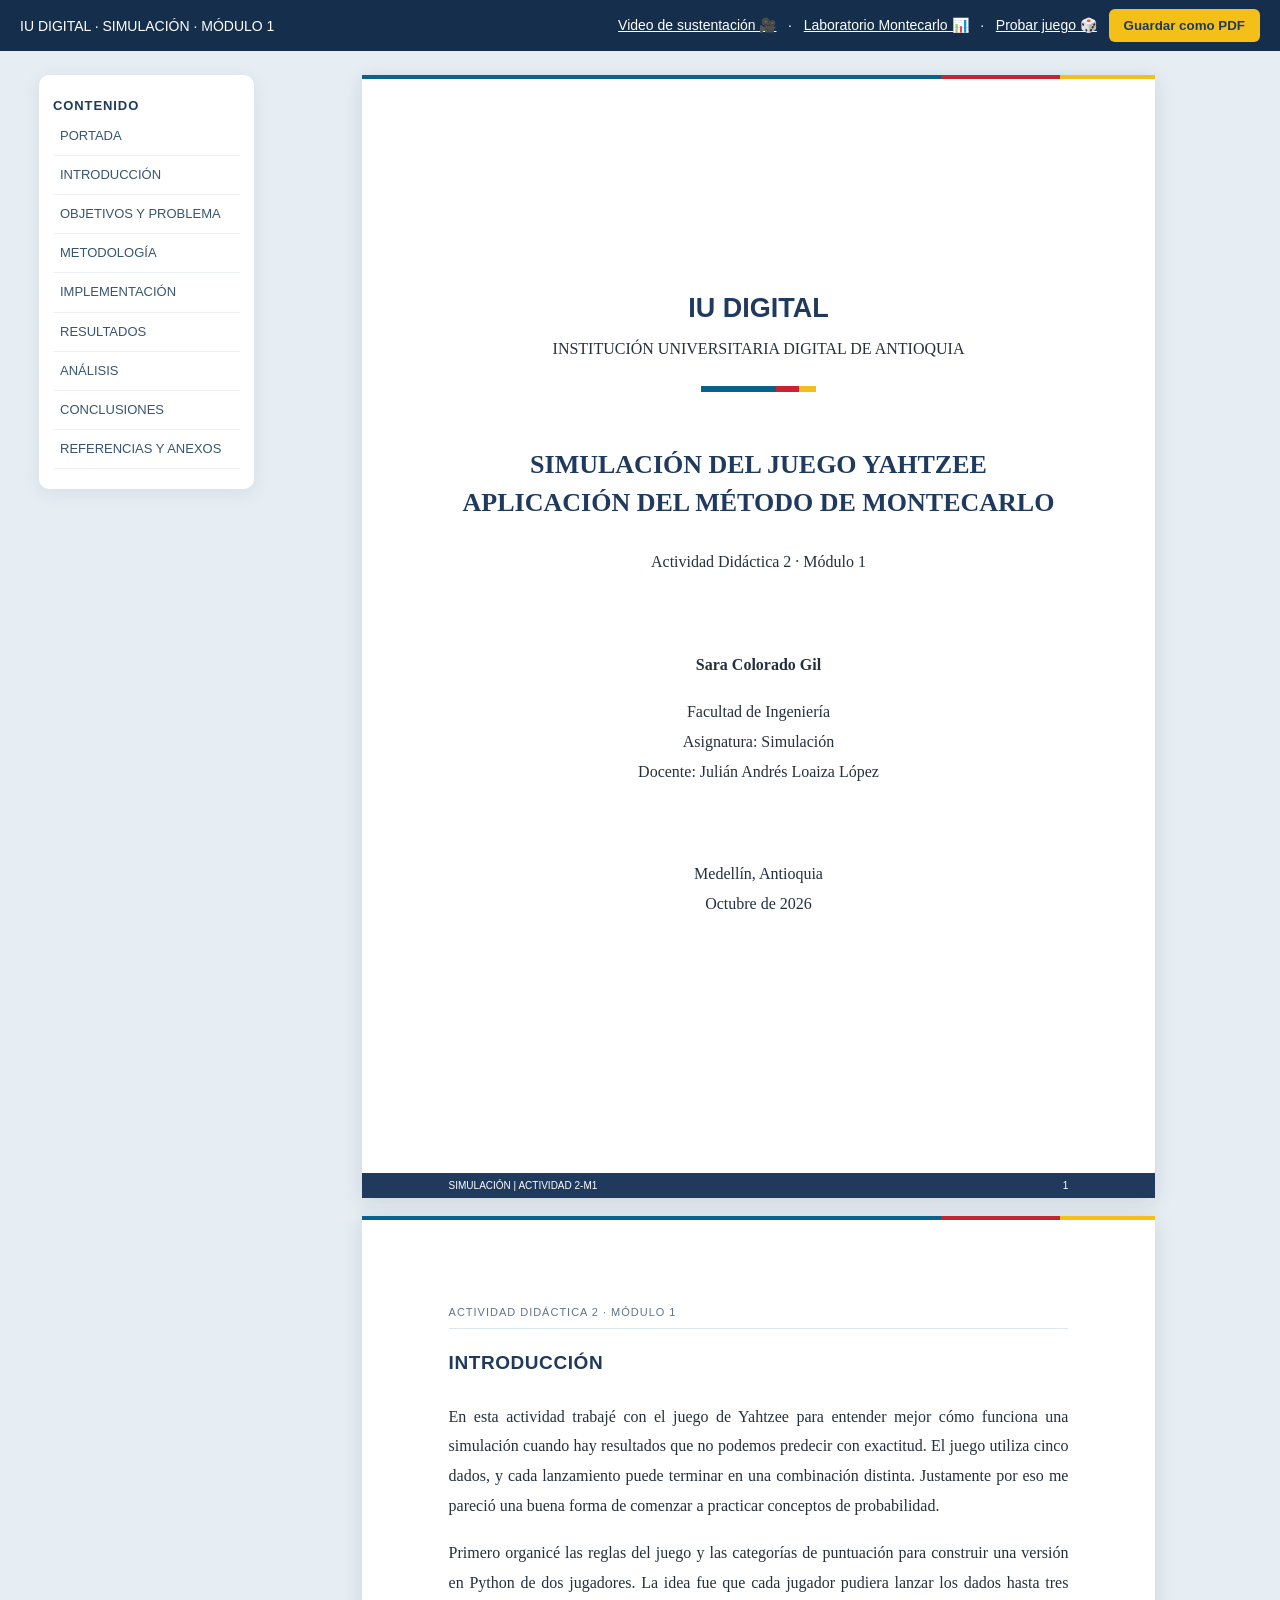
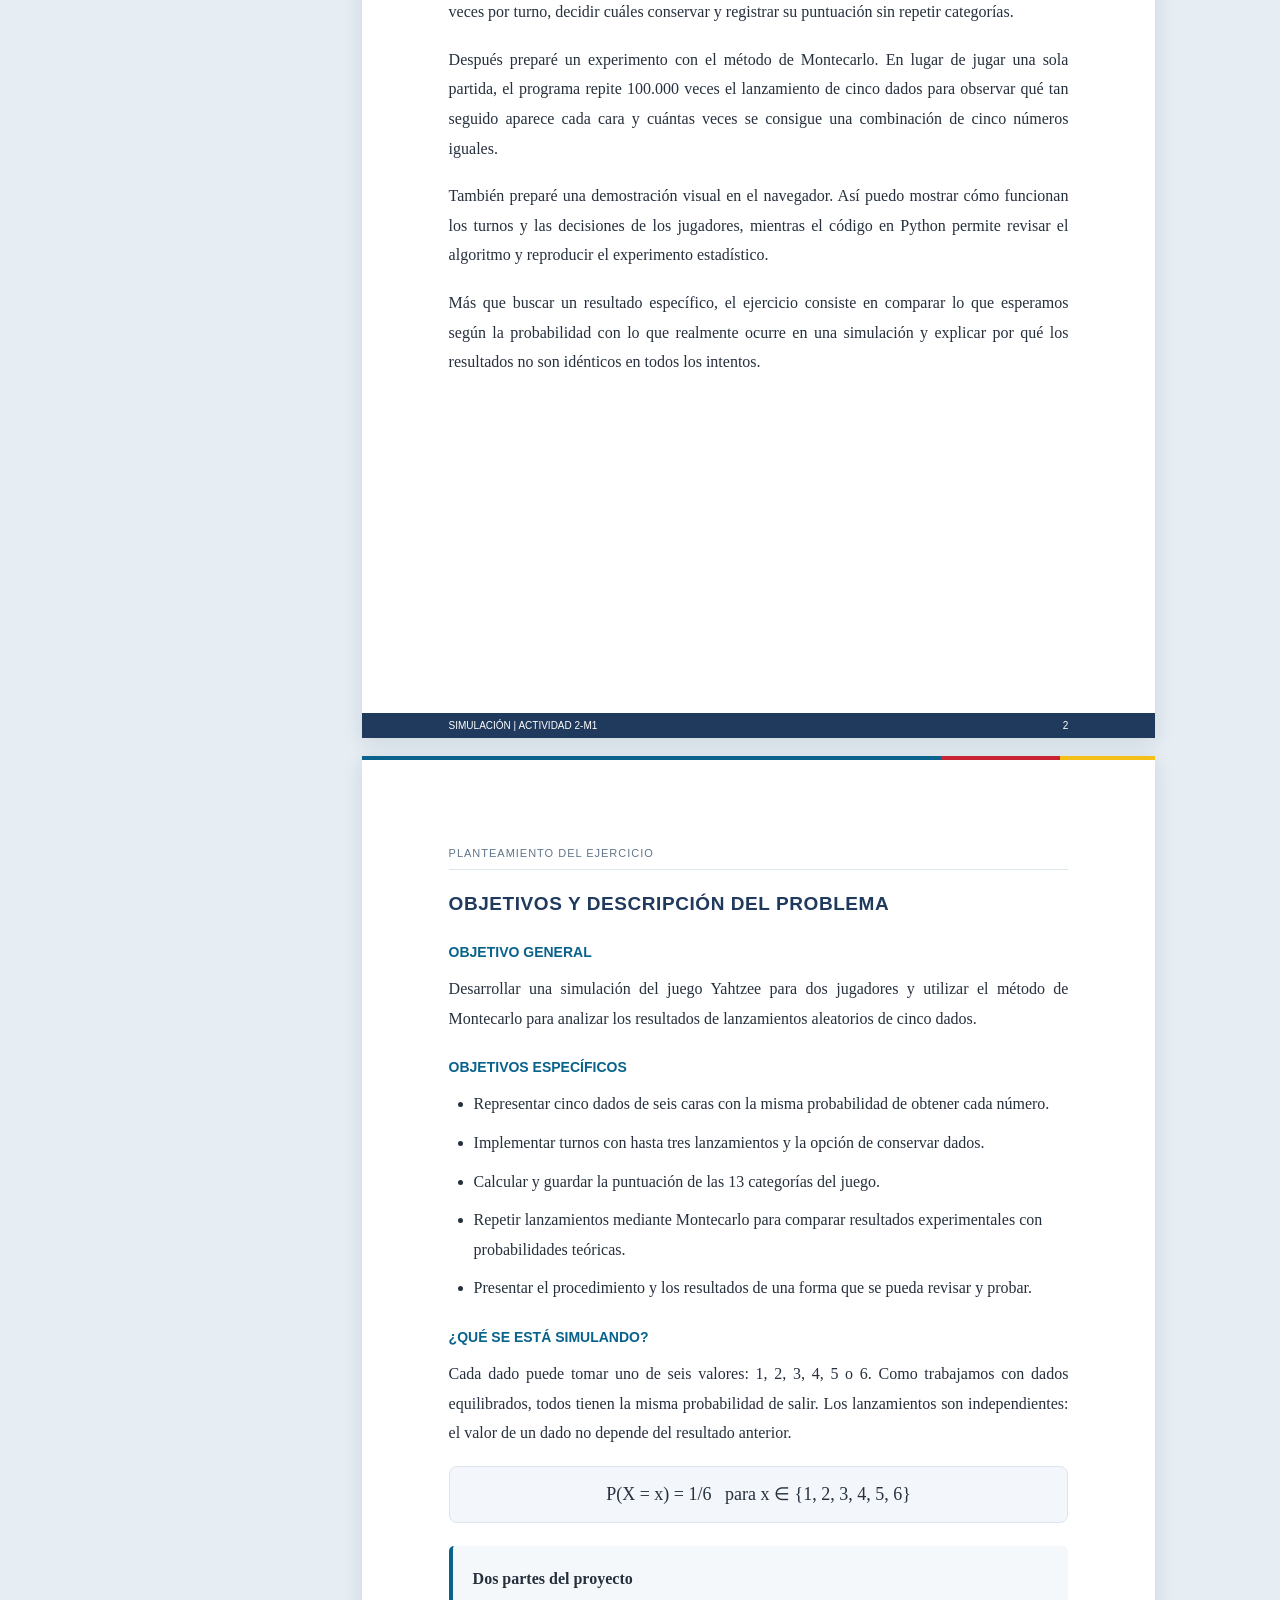
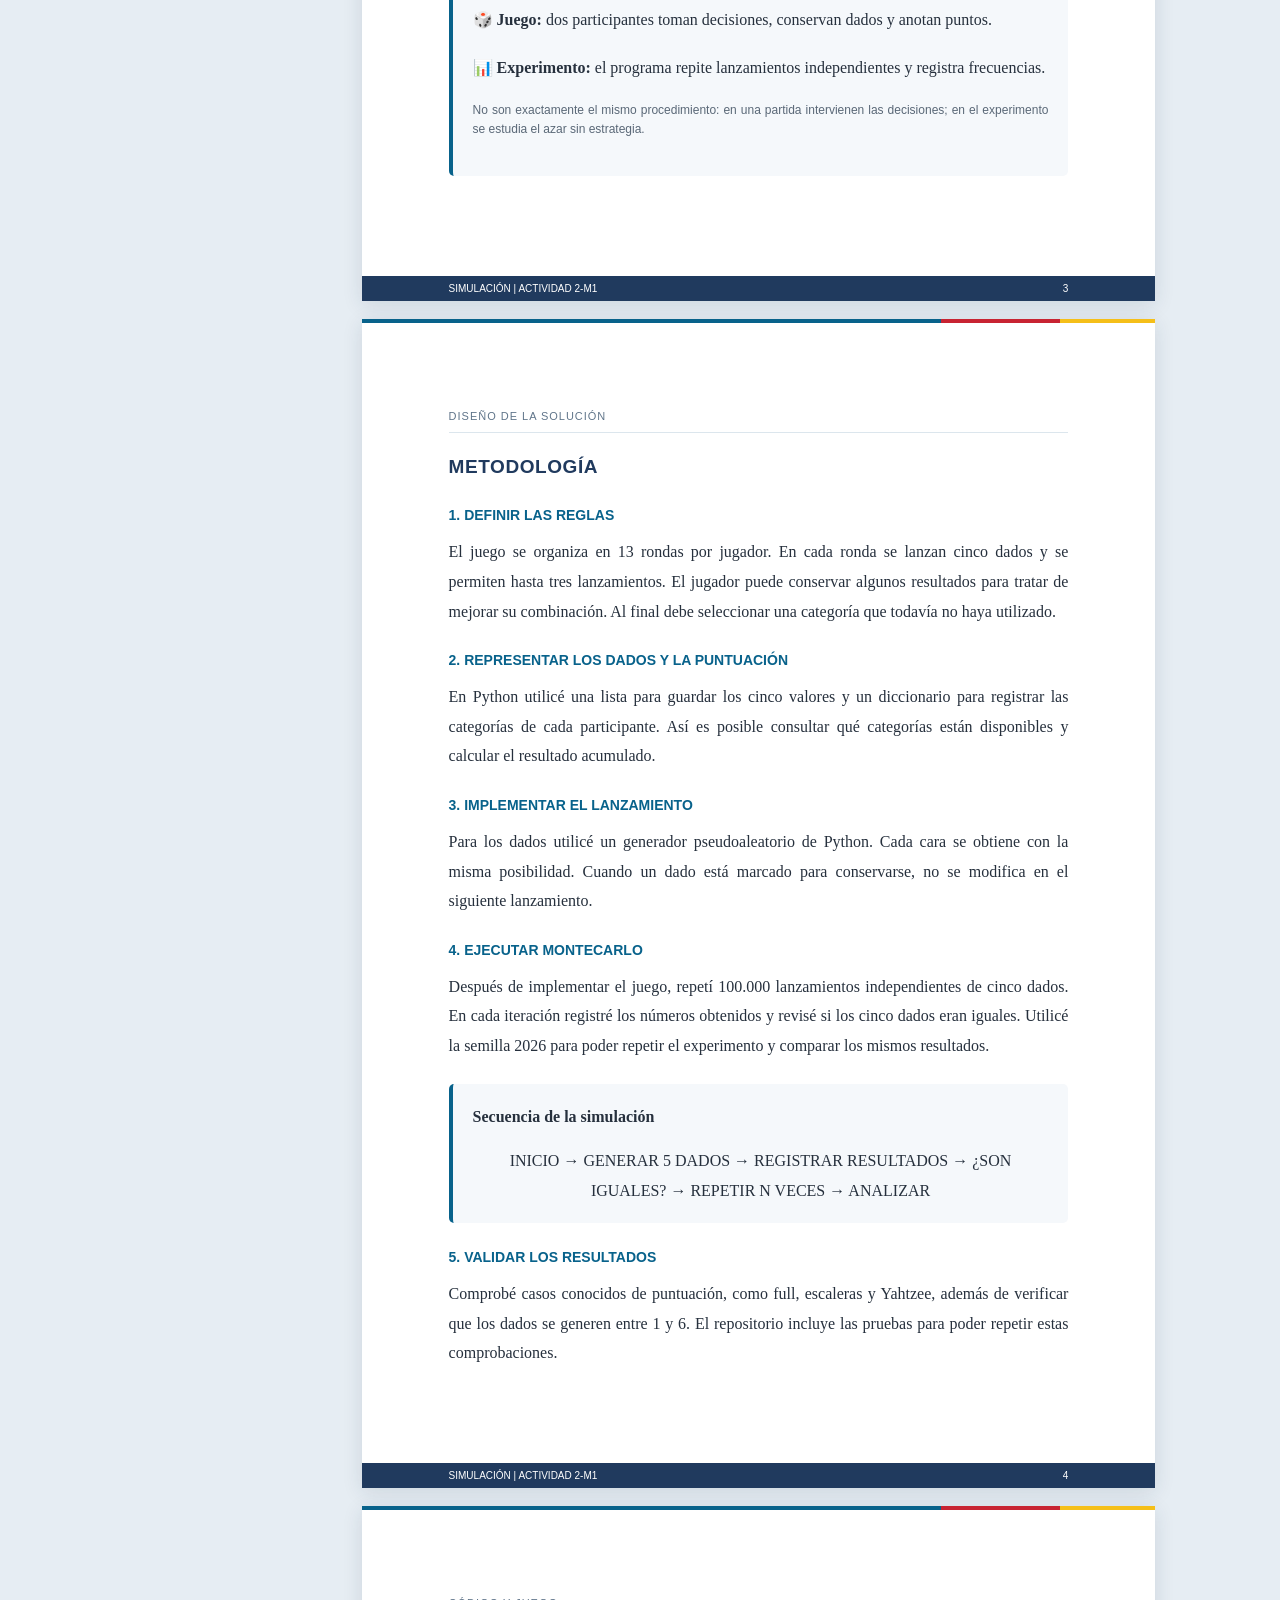
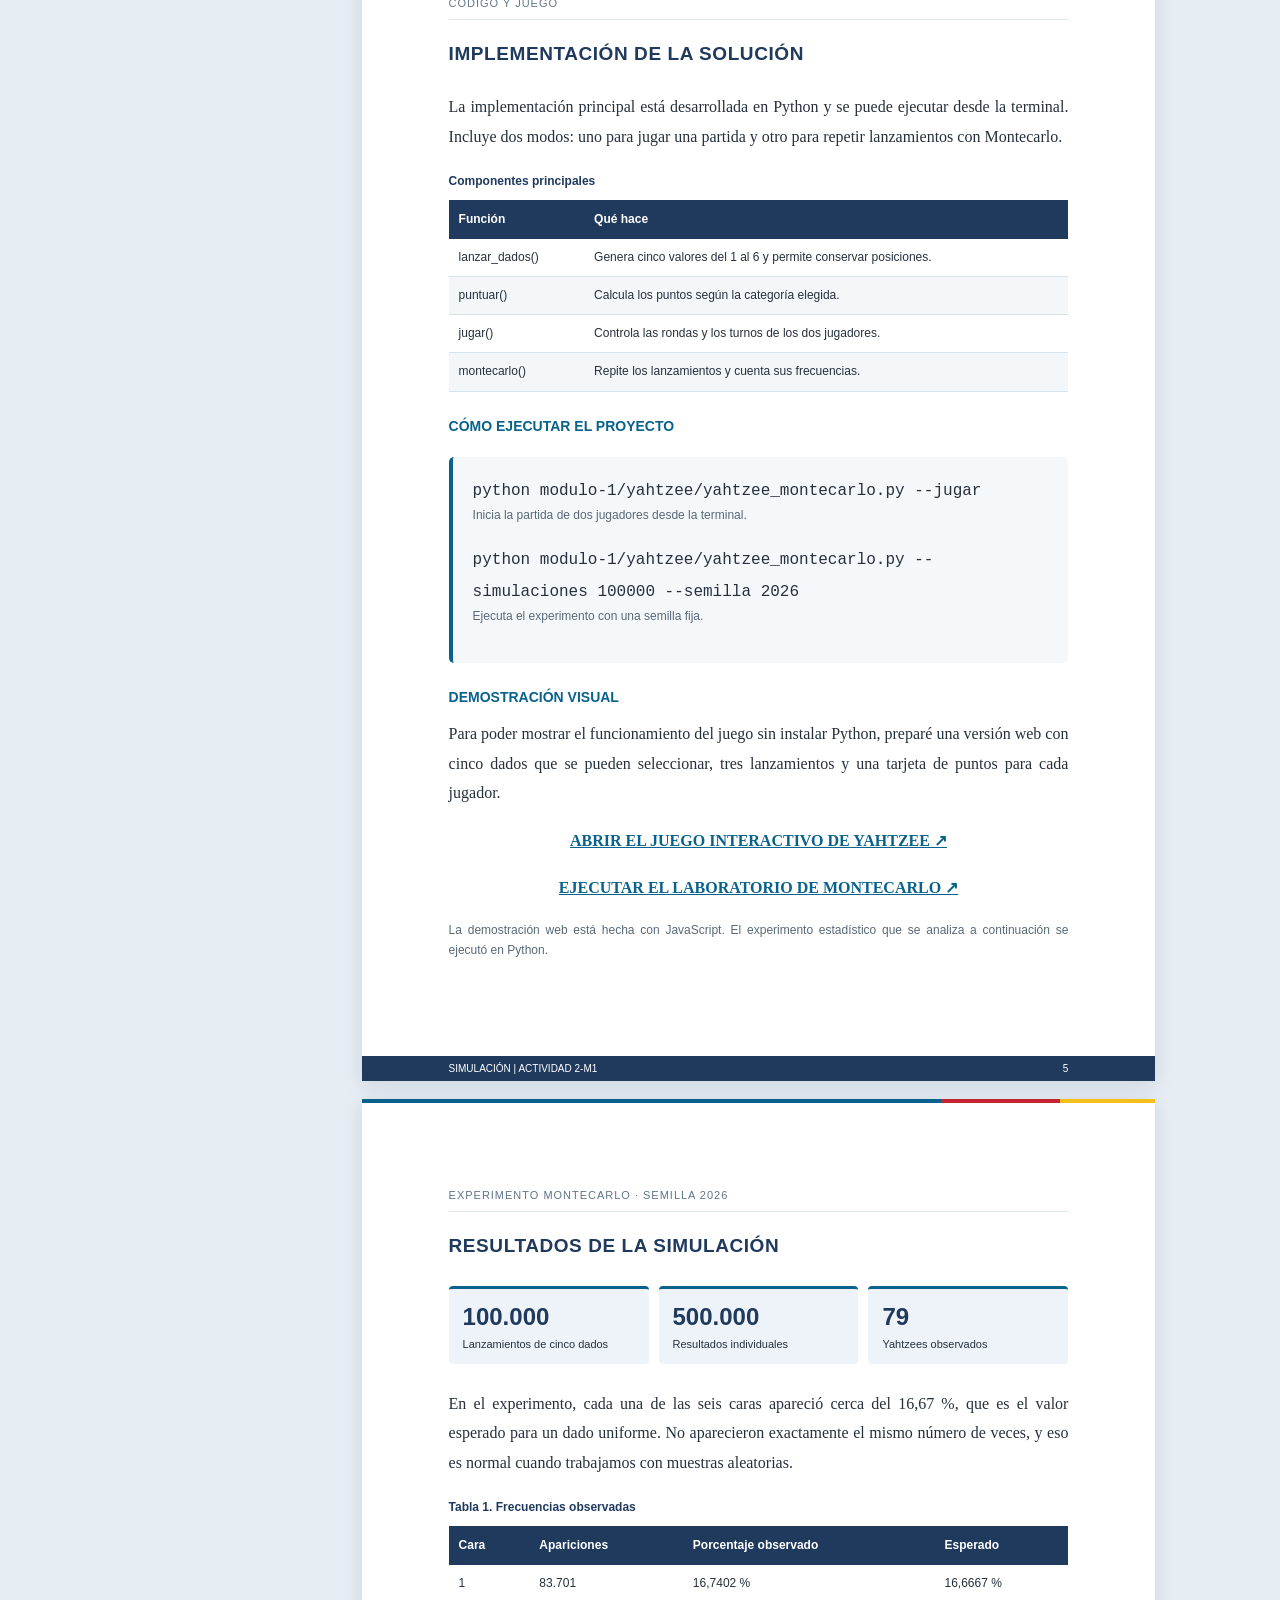
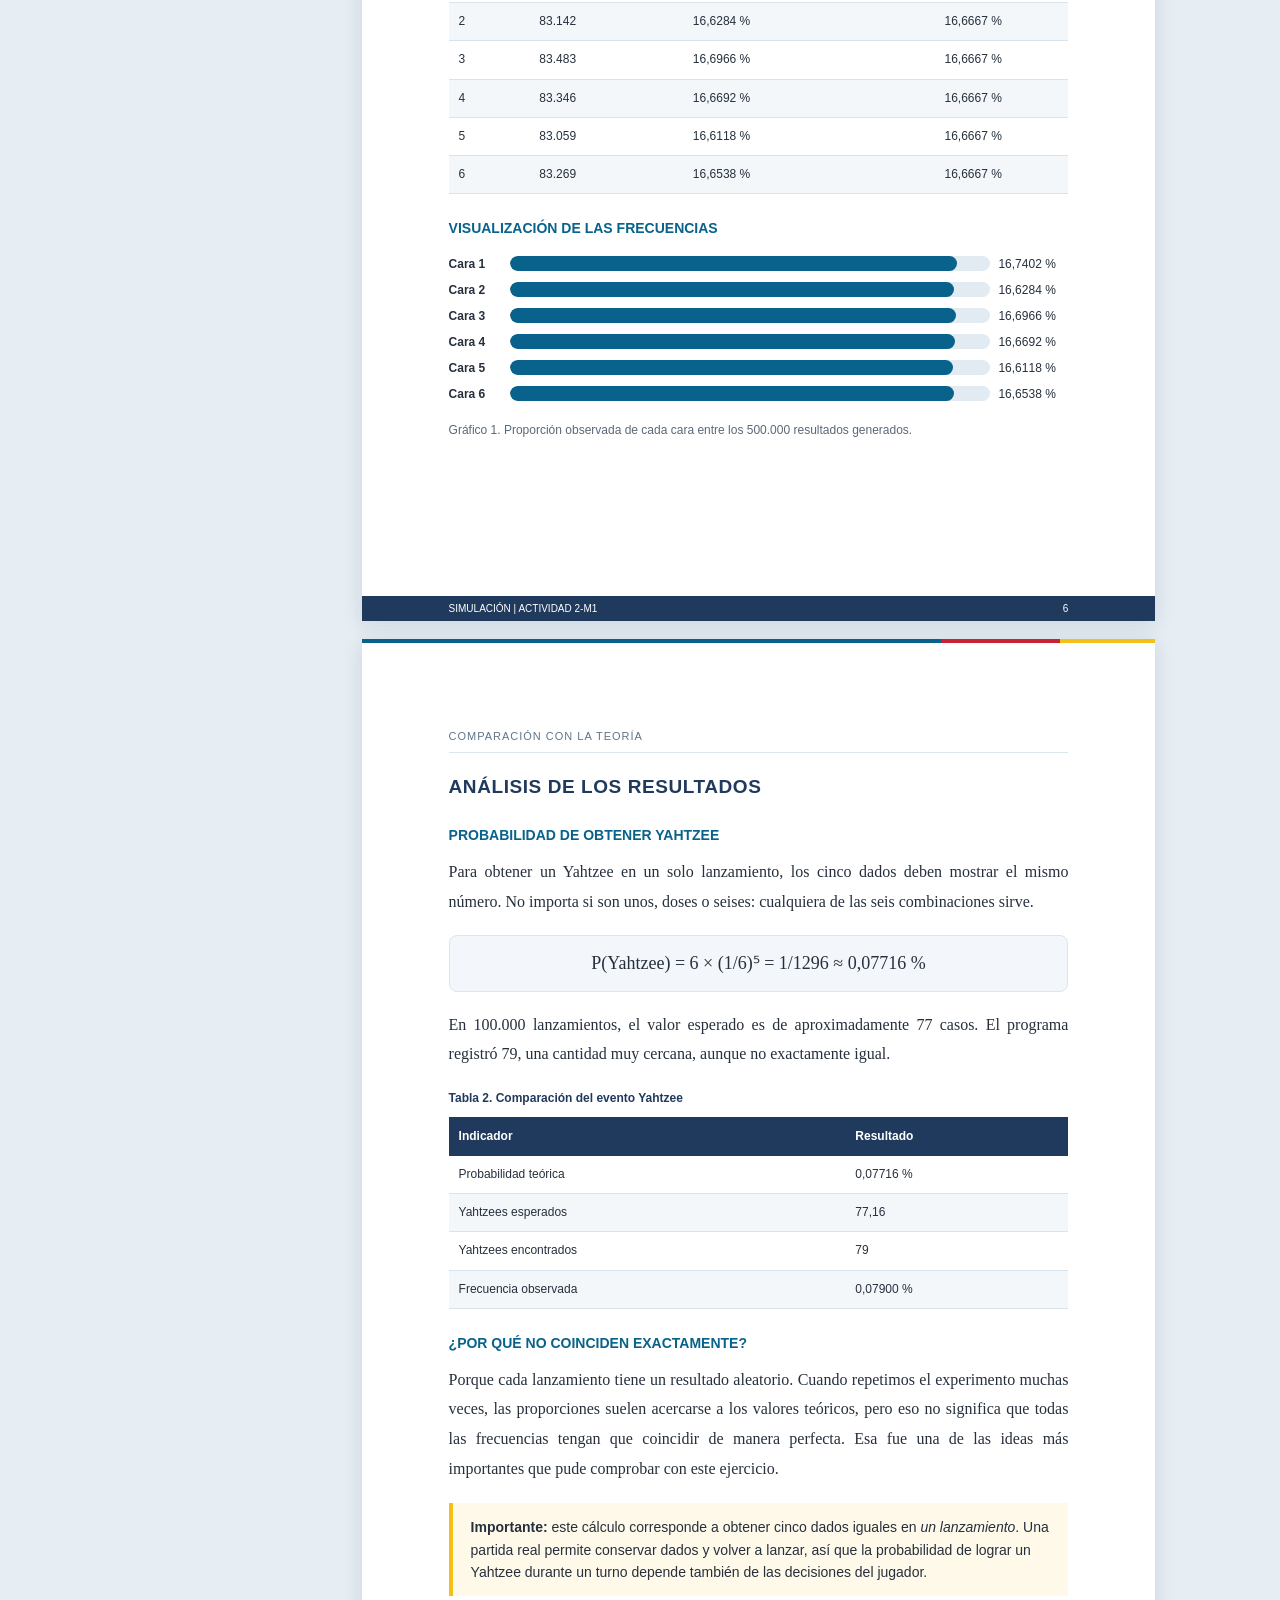
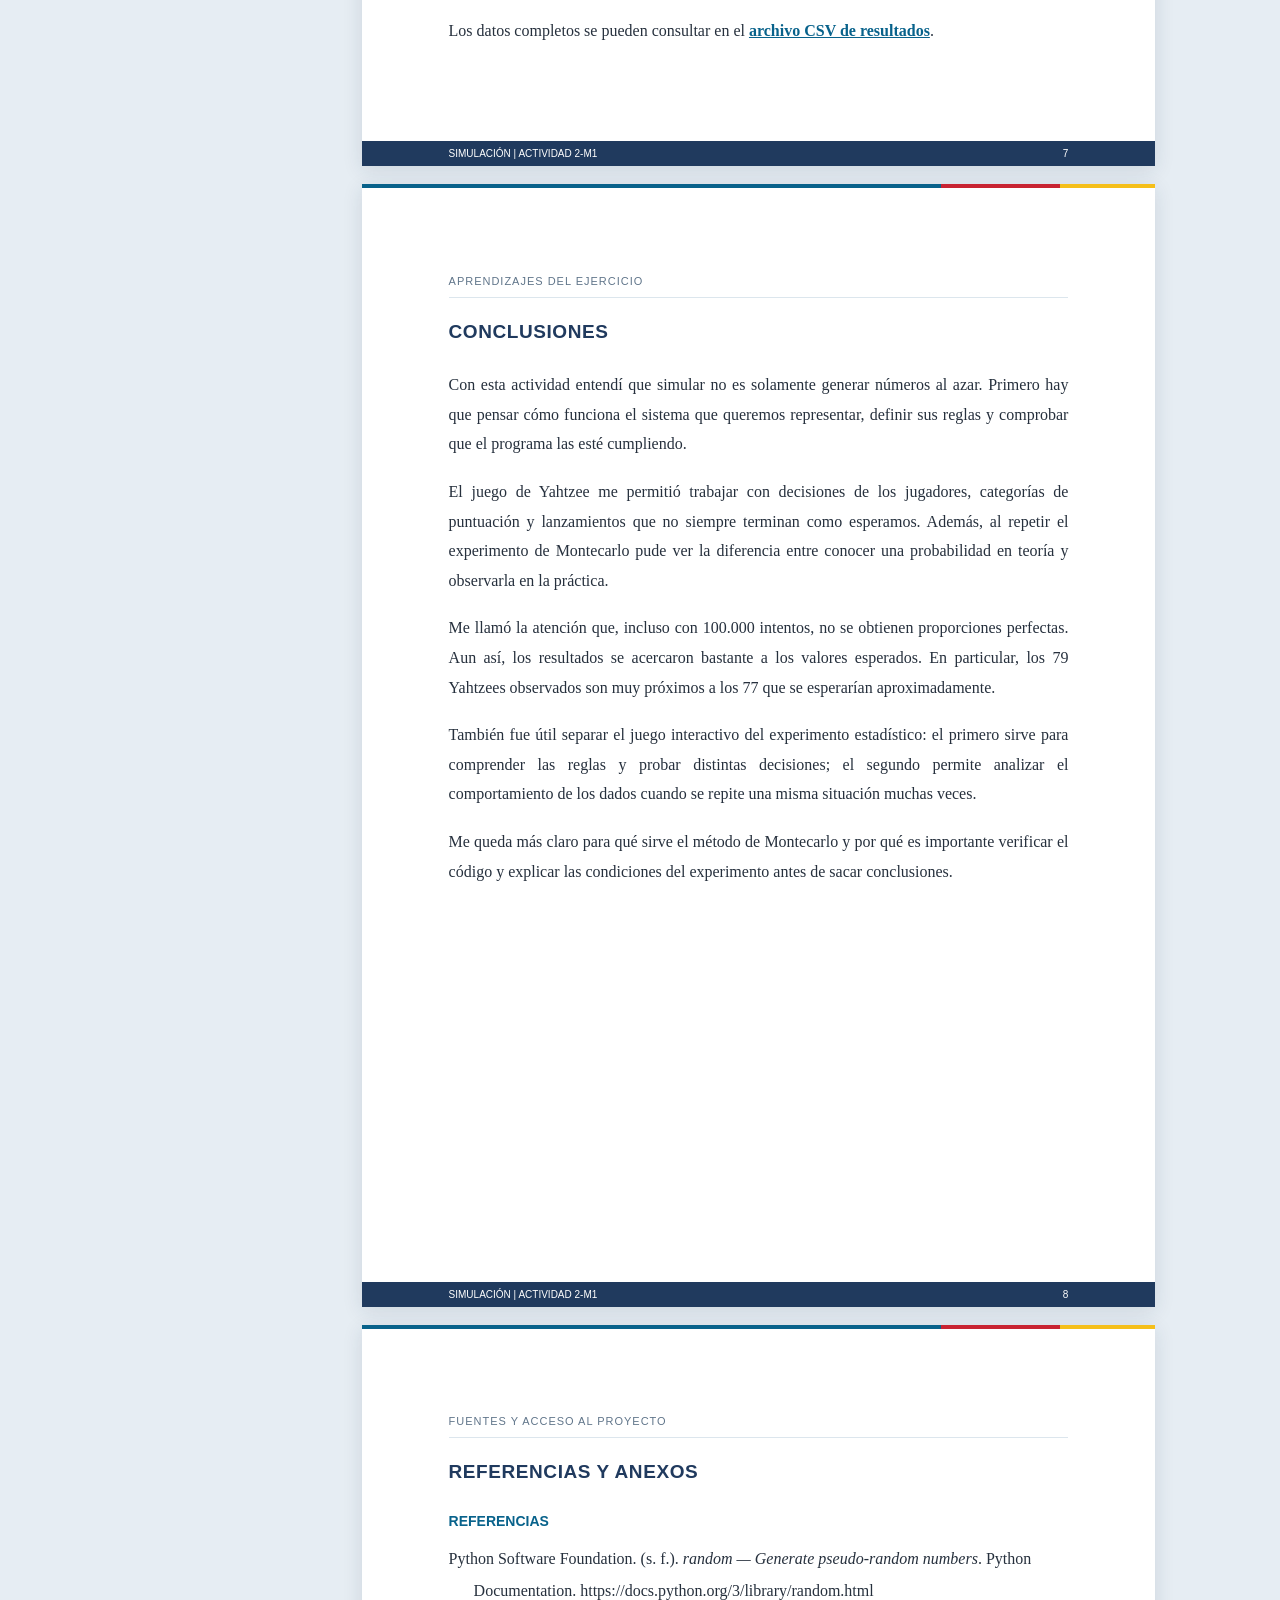
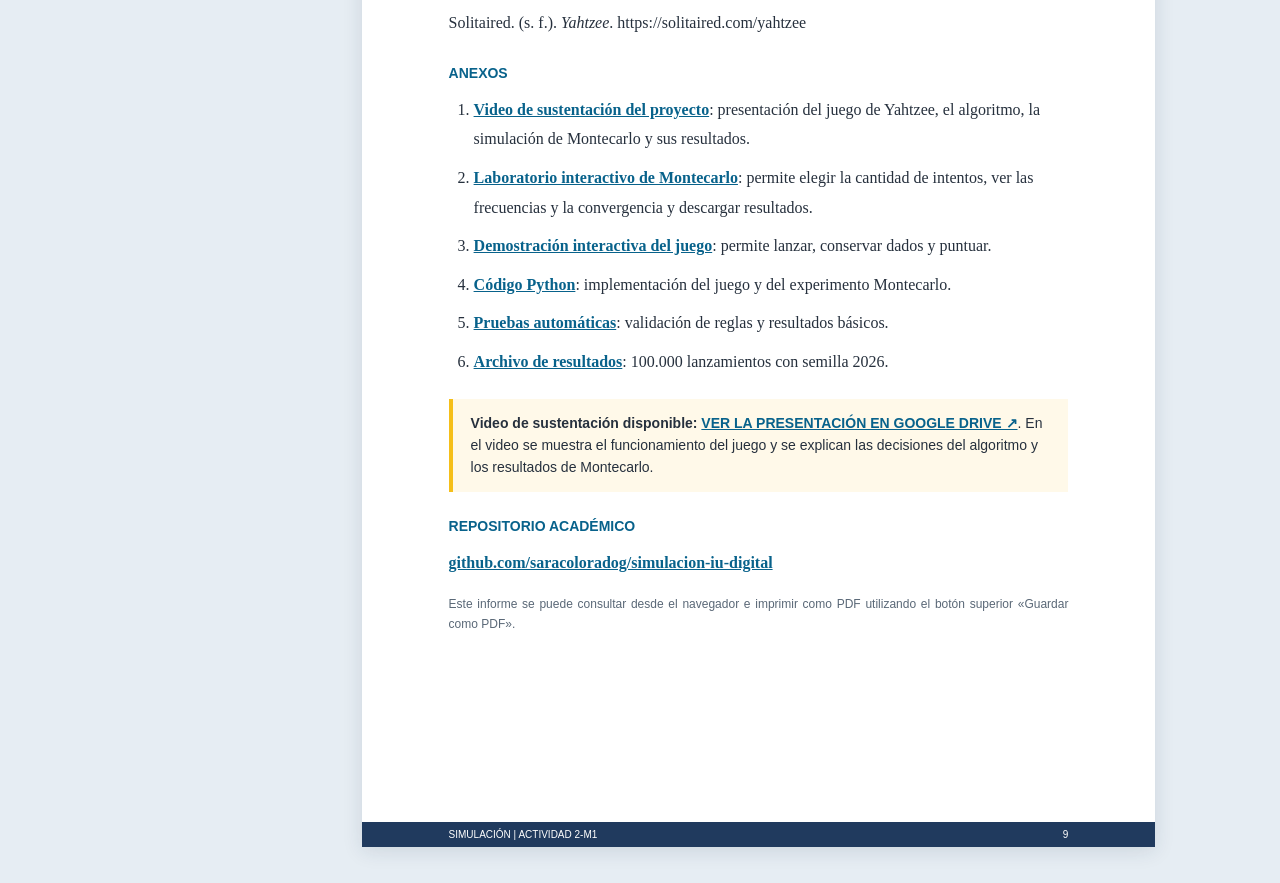
<file: index.html>
<!doctype html>
<html lang="es"><head><meta charset="utf-8"><meta name="viewport" content="width=device-width,initial-scale=1">
<title>Simulación · Yahtzee y Montecarlo | IU Digital</title>
<style>
:root{--azul:#203a5e;--rojo:#c82332;--amarillo:#f5bf19;--celeste:#08628b;--tinta:#26303d}
*{box-sizing:border-box}html{scroll-behavior:smooth}body{margin:0;background:#e6edf3;color:var(--tinta);font:16px/1.85 Georgia,"Times New Roman",serif}
.toolbar{position:sticky;top:0;background:#142e4b;color:white;z-index:20;display:flex;justify-content:space-between;align-items:center;padding:9px 20px;font:14px Arial,sans-serif;gap:12px}
.toolbar a,.toolbar button{color:#fff}.toolbar button{background:var(--amarillo);color:var(--azul);border:0;border-radius:6px;padding:9px 15px;cursor:pointer;font-weight:700}
.layout{max-width:1230px;display:grid;grid-template-columns:215px 1fr;gap:22px;margin:24px auto;align-items:start;padding:0 14px}
aside{position:sticky;top:74px;background:#fff;padding:20px 14px;border-radius:10px;font:13px/1.7 Arial,sans-serif;box-shadow:0 4px 18px #1d385314}
aside strong{color:var(--azul);letter-spacing:.07em}aside a{display:block;padding:8px 7px;color:#38566f;text-decoration:none;border-bottom:1px solid #edf1f5}aside a:hover{color:var(--rojo)}
.pages{min-width:0}.page{position:relative;width:210mm;min-height:297mm;margin:0 auto 18px;background:#fff;padding:24mm 23mm 27mm;box-shadow:0 4px 19px #172f481f;page-break-after:always}
.page:before{content:"";position:absolute;top:0;left:0;right:0;height:4px;background:linear-gradient(90deg,var(--celeste) 0 73%,var(--rojo) 73% 88%,var(--amarillo) 88%)}
.footer{position:absolute;bottom:0;left:0;right:0;background:var(--azul);color:white;padding:7px 23mm;display:flex;justify-content:space-between;gap:10px;font:10px Arial,sans-serif}
.kicker{font:11px Arial,sans-serif;color:#60758a;text-transform:uppercase;letter-spacing:.09em;margin-bottom:20px;border-bottom:1px solid #dce6ed;padding-bottom:10px}
h1{font-size:26px;line-height:1.45;color:var(--azul);text-align:center;margin:35px 0}
h2{font:bold 19px/1.5 Arial,sans-serif;letter-spacing:.03em;color:var(--azul);margin:10px 0 24px}
h3{font:bold 14px Arial,sans-serif;color:var(--celeste);margin-top:26px;text-transform:uppercase}
p{margin:0 0 18px;text-align:justify}ul,ol{margin:10px 0 22px;padding-left:25px}li{margin-bottom:9px}
.center{text-align:center}.cover{display:flex;flex-direction:column;align-items:center;justify-content:center;text-align:center;min-height:235mm}
.cover .brand{font:bold 27px Arial,sans-serif;color:var(--azul);margin:10px 0}.cover .divider{height:6px;width:115px;background:linear-gradient(90deg,var(--celeste) 0 65%,var(--rojo) 65% 85%,var(--amarillo) 85%);margin:22px auto}
.cover h1{margin:32px 0 26px}.cover p{text-align:center}.cover .gap{height:55px}
table{border-collapse:collapse;width:100%;margin:20px 0 7px;font:12px/1.6 Arial,sans-serif}
th{background:var(--azul);color:#fff;font-weight:700;text-align:left;padding:10px}
td{border-bottom:1px solid #d9e3ec;padding:9px 10px}tr:nth-child(even) td{background:#f3f7fa}
caption{caption-side:top;text-align:left;color:var(--azul);font-weight:bold;padding:0 0 9px}
.figure{background:#f5f8fb;border-left:4px solid var(--celeste);border-radius:5px;padding:18px 20px;margin:23px 0}
.formula{font:18px/1.5 Georgia,serif;text-align:center;background:#f3f6fa;border:1px solid #dce5ee;border-radius:8px;padding:14px;margin:18px 0}
.note{font:12px/1.65 Arial,sans-serif;color:#5a6877}
.metricas{display:grid;grid-template-columns:repeat(3,1fr);gap:10px;margin:25px 0}
.metrica{background:#edf3f8;border-top:3px solid var(--celeste);padding:14px;border-radius:4px;font:11px Arial}.metrica strong{display:block;color:var(--azul);font-size:24px;margin-bottom:7px}
.barras{display:grid;gap:11px;margin:20px 0}.barra{display:grid;grid-template-columns:53px 1fr 70px;align-items:center;gap:8px;font:12px Arial}
.track{background:#e3ebf2;border-radius:20px;overflow:hidden;height:15px}.fill{height:100%;background:var(--celeste);border-radius:20px}
.callout{border-left:4px solid var(--amarillo);background:#fff9e9;padding:13px 18px;margin:20px 0;font:14px/1.6 Arial,sans-serif}
.link{color:var(--celeste);font-weight:bold;overflow-wrap:anywhere}.references{padding-left:25px;text-indent:-25px;line-height:2}
@media(max-width:1100px){.page{width:min(100%,210mm);min-height:0;padding:25px 20px 62px}.layout{grid-template-columns:1fr;max-width:850px}aside{position:static;display:flex;flex-wrap:wrap;gap:5px}aside strong{width:100%}aside a{padding:5px}h1{font-size:23px}.cover{min-height:650px}.footer{padding:8px 20px}}
@media print{@page{size:A4;margin:0}body{background:#fff}.toolbar,aside{display:none!important}.layout{display:block;margin:0;padding:0}.page{width:210mm;height:297mm;min-height:297mm;max-height:297mm;overflow:hidden;margin:0;box-shadow:none;break-after:page;page-break-after:always;padding:24mm 23mm 27mm}.pages{display:block}.footer{padding:7px 23mm}.cover{min-height:235mm}a{color:var(--celeste)!important}}
</style></head><body>
<div class="toolbar"><span>IU DIGITAL · SIMULACIÓN · MÓDULO 1</span><span><a href="https://drive.google.com/file/d/1gqFkcGyxMB93lJUQeaNJ2_ODZk-kNphH/view?usp=sharing" target="_blank" rel="noopener">Video de sustentación 🎥</a> &nbsp; · &nbsp; <a href="laboratorio.html">Laboratorio Montecarlo 📊</a> &nbsp; · &nbsp; <a href="demo.html">Probar juego 🎲</a> &nbsp; <button onclick="window.print()">Guardar como PDF</button></span></div>
<div class="layout"><aside><strong>CONTENIDO</strong>
<a href="#portada">PORTADA</a><a href="#introduccion">INTRODUCCIÓN</a><a href="#objetivos">OBJETIVOS Y PROBLEMA</a><a href="#metodologia">METODOLOGÍA</a><a href="#implementacion">IMPLEMENTACIÓN</a><a href="#resultados">RESULTADOS</a><a href="#analisis">ANÁLISIS</a><a href="#conclusiones">CONCLUSIONES</a><a href="#referencias">REFERENCIAS Y ANEXOS</a>
</aside><main class="pages">
<section class="page" id="portada"><div class="cover">
<div class="brand">IU DIGITAL</div><div>INSTITUCIÓN UNIVERSITARIA DIGITAL DE ANTIOQUIA</div><div class="divider"></div>
<h1>SIMULACIÓN DEL JUEGO YAHTZEE<br>APLICACIÓN DEL MÉTODO DE MONTECARLO</h1>
<p>Actividad Didáctica 2 · Módulo 1</p><div class="gap"></div>
<p><strong>Sara Colorado Gil</strong></p>
<p>Facultad de Ingeniería<br>Asignatura: Simulación<br>Docente: Julián Andrés Loaiza López</p>
<div class="gap"></div><p>Medellín, Antioquia<br>Octubre de 2026</p>
</div><div class="footer"><span>SIMULACIÓN | ACTIVIDAD 2-M1</span><span>1</span></div></section>
<section class="page" id="introduccion"><div class="kicker">Actividad didáctica 2 · Módulo 1</div>
<h2>INTRODUCCIÓN</h2>
<p>En esta actividad trabajé con el juego de Yahtzee para entender mejor cómo funciona una simulación cuando hay resultados que no podemos predecir con exactitud. El juego utiliza cinco dados, y cada lanzamiento puede terminar en una combinación distinta. Justamente por eso me pareció una buena forma de comenzar a practicar conceptos de probabilidad.</p>
<p>Primero organicé las reglas del juego y las categorías de puntuación para construir una versión en Python de dos jugadores. La idea fue que cada jugador pudiera lanzar los dados hasta tres veces por turno, decidir cuáles conservar y registrar su puntuación sin repetir categorías.</p>
<p>Después preparé un experimento con el método de Montecarlo. En lugar de jugar una sola partida, el programa repite 100.000 veces el lanzamiento de cinco dados para observar qué tan seguido aparece cada cara y cuántas veces se consigue una combinación de cinco números iguales.</p>
<p>También preparé una demostración visual en el navegador. Así puedo mostrar cómo funcionan los turnos y las decisiones de los jugadores, mientras el código en Python permite revisar el algoritmo y reproducir el experimento estadístico.</p>
<p>Más que buscar un resultado específico, el ejercicio consiste en comparar lo que esperamos según la probabilidad con lo que realmente ocurre en una simulación y explicar por qué los resultados no son idénticos en todos los intentos.</p>
<div class="footer"><span>SIMULACIÓN | ACTIVIDAD 2-M1</span><span>2</span></div></section>
<section class="page" id="objetivos"><div class="kicker">Planteamiento del ejercicio</div>
<h2>OBJETIVOS Y DESCRIPCIÓN DEL PROBLEMA</h2>
<h3>Objetivo general</h3>
<p>Desarrollar una simulación del juego Yahtzee para dos jugadores y utilizar el método de Montecarlo para analizar los resultados de lanzamientos aleatorios de cinco dados.</p>
<h3>Objetivos específicos</h3><ul>
<li>Representar cinco dados de seis caras con la misma probabilidad de obtener cada número.</li>
<li>Implementar turnos con hasta tres lanzamientos y la opción de conservar dados.</li>
<li>Calcular y guardar la puntuación de las 13 categorías del juego.</li>
<li>Repetir lanzamientos mediante Montecarlo para comparar resultados experimentales con probabilidades teóricas.</li>
<li>Presentar el procedimiento y los resultados de una forma que se pueda revisar y probar.</li></ul>
<h3>¿Qué se está simulando?</h3>
<p>Cada dado puede tomar uno de seis valores: 1, 2, 3, 4, 5 o 6. Como trabajamos con dados equilibrados, todos tienen la misma probabilidad de salir. Los lanzamientos son independientes: el valor de un dado no depende del resultado anterior.</p>
<div class="formula">P(X = x) = 1/6 &nbsp; para x ∈ {1, 2, 3, 4, 5, 6}</div>
<div class="figure"><strong>Dos partes del proyecto</strong><p style="margin-top:12px">🎲 <strong>Juego:</strong> dos participantes toman decisiones, conservan dados y anotan puntos.</p><p>📊 <strong>Experimento:</strong> el programa repite lanzamientos independientes y registra frecuencias.</p><p class="note">No son exactamente el mismo procedimiento: en una partida intervienen las decisiones; en el experimento se estudia el azar sin estrategia.</p></div>
<div class="footer"><span>SIMULACIÓN | ACTIVIDAD 2-M1</span><span>3</span></div></section>
<section class="page" id="metodologia"><div class="kicker">Diseño de la solución</div>
<h2>METODOLOGÍA</h2>
<h3>1. Definir las reglas</h3>
<p>El juego se organiza en 13 rondas por jugador. En cada ronda se lanzan cinco dados y se permiten hasta tres lanzamientos. El jugador puede conservar algunos resultados para tratar de mejorar su combinación. Al final debe seleccionar una categoría que todavía no haya utilizado.</p>
<h3>2. Representar los dados y la puntuación</h3>
<p>En Python utilicé una lista para guardar los cinco valores y un diccionario para registrar las categorías de cada participante. Así es posible consultar qué categorías están disponibles y calcular el resultado acumulado.</p>
<h3>3. Implementar el lanzamiento</h3>
<p>Para los dados utilicé un generador pseudoaleatorio de Python. Cada cara se obtiene con la misma posibilidad. Cuando un dado está marcado para conservarse, no se modifica en el siguiente lanzamiento.</p>
<h3>4. Ejecutar Montecarlo</h3>
<p>Después de implementar el juego, repetí 100.000 lanzamientos independientes de cinco dados. En cada iteración registré los números obtenidos y revisé si los cinco dados eran iguales. Utilicé la semilla 2026 para poder repetir el experimento y comparar los mismos resultados.</p>
<div class="figure"><strong>Secuencia de la simulación</strong><p style="text-align:center;margin:15px 0 0">INICIO → GENERAR 5 DADOS → REGISTRAR RESULTADOS → ¿SON IGUALES? → REPETIR N VECES → ANALIZAR</p></div>
<h3>5. Validar los resultados</h3>
<p>Comprobé casos conocidos de puntuación, como full, escaleras y Yahtzee, además de verificar que los dados se generen entre 1 y 6. El repositorio incluye las pruebas para poder repetir estas comprobaciones.</p>
<div class="footer"><span>SIMULACIÓN | ACTIVIDAD 2-M1</span><span>4</span></div></section>
<section class="page" id="implementacion"><div class="kicker">Código y juego</div>
<h2>IMPLEMENTACIÓN DE LA SOLUCIÓN</h2>
<p>La implementación principal está desarrollada en Python y se puede ejecutar desde la terminal. Incluye dos modos: uno para jugar una partida y otro para repetir lanzamientos con Montecarlo.</p>
<table><caption>Componentes principales</caption><thead><tr><th>Función</th><th>Qué hace</th></tr></thead><tbody>
<tr><td>lanzar_dados()</td><td>Genera cinco valores del 1 al 6 y permite conservar posiciones.</td></tr>
<tr><td>puntuar()</td><td>Calcula los puntos según la categoría elegida.</td></tr>
<tr><td>jugar()</td><td>Controla las rondas y los turnos de los dos jugadores.</td></tr>
<tr><td>montecarlo()</td><td>Repite los lanzamientos y cuenta sus frecuencias.</td></tr></tbody></table>
<h3>Cómo ejecutar el proyecto</h3>
<div class="figure"><code>python modulo-1/yahtzee/yahtzee_montecarlo.py --jugar</code><p class="note">Inicia la partida de dos jugadores desde la terminal.</p><code>python modulo-1/yahtzee/yahtzee_montecarlo.py --simulaciones 100000 --semilla 2026</code><p class="note">Ejecuta el experimento con una semilla fija.</p></div>
<h3>Demostración visual</h3>
<p>Para poder mostrar el funcionamiento del juego sin instalar Python, preparé una versión web con cinco dados que se pueden seleccionar, tres lanzamientos y una tarjeta de puntos para cada jugador.</p>
<p class="center"><a class="link" href="demo.html">ABRIR EL JUEGO INTERACTIVO DE YAHTZEE ↗</a></p>
<p class="center"><a class="link" href="laboratorio.html">EJECUTAR EL LABORATORIO DE MONTECARLO ↗</a></p>
<p class="note">La demostración web está hecha con JavaScript. El experimento estadístico que se analiza a continuación se ejecutó en Python.</p>
<div class="footer"><span>SIMULACIÓN | ACTIVIDAD 2-M1</span><span>5</span></div></section>
<section class="page" id="resultados"><div class="kicker">Experimento Montecarlo · Semilla 2026</div>
<h2>RESULTADOS DE LA SIMULACIÓN</h2>
<div class="metricas"><div class="metrica"><strong>100.000</strong>Lanzamientos de cinco dados</div><div class="metrica"><strong>500.000</strong>Resultados individuales</div><div class="metrica"><strong>79</strong>Yahtzees observados</div></div>
<p>En el experimento, cada una de las seis caras apareció cerca del 16,67 %, que es el valor esperado para un dado uniforme. No aparecieron exactamente el mismo número de veces, y eso es normal cuando trabajamos con muestras aleatorias.</p>
<table><caption>Tabla 1. Frecuencias observadas</caption><thead><tr><th>Cara</th><th>Apariciones</th><th>Porcentaje observado</th><th>Esperado</th></tr></thead><tbody>
<tr><td>1</td><td>83.701</td><td>16,7402 %</td><td>16,6667 %</td></tr>
<tr><td>2</td><td>83.142</td><td>16,6284 %</td><td>16,6667 %</td></tr>
<tr><td>3</td><td>83.483</td><td>16,6966 %</td><td>16,6667 %</td></tr>
<tr><td>4</td><td>83.346</td><td>16,6692 %</td><td>16,6667 %</td></tr>
<tr><td>5</td><td>83.059</td><td>16,6118 %</td><td>16,6667 %</td></tr>
<tr><td>6</td><td>83.269</td><td>16,6538 %</td><td>16,6667 %</td></tr>
</tbody></table>
<h3>Visualización de las frecuencias</h3>
<div class="barras">
<div class="barra"><strong>Cara 1</strong><div class="track"><div class="fill" style="width:93.00%"></div></div><span>16,7402 %</span></div><div class="barra"><strong>Cara 2</strong><div class="track"><div class="fill" style="width:92.38%"></div></div><span>16,6284 %</span></div><div class="barra"><strong>Cara 3</strong><div class="track"><div class="fill" style="width:92.76%"></div></div><span>16,6966 %</span></div><div class="barra"><strong>Cara 4</strong><div class="track"><div class="fill" style="width:92.61%"></div></div><span>16,6692 %</span></div><div class="barra"><strong>Cara 5</strong><div class="track"><div class="fill" style="width:92.29%"></div></div><span>16,6118 %</span></div><div class="barra"><strong>Cara 6</strong><div class="track"><div class="fill" style="width:92.52%"></div></div><span>16,6538 %</span></div>
</div><p class="note">Gráfico 1. Proporción observada de cada cara entre los 500.000 resultados generados.</p>
<div class="footer"><span>SIMULACIÓN | ACTIVIDAD 2-M1</span><span>6</span></div></section>
<section class="page" id="analisis"><div class="kicker">Comparación con la teoría</div>
<h2>ANÁLISIS DE LOS RESULTADOS</h2>
<h3>Probabilidad de obtener Yahtzee</h3>
<p>Para obtener un Yahtzee en un solo lanzamiento, los cinco dados deben mostrar el mismo número. No importa si son unos, doses o seises: cualquiera de las seis combinaciones sirve.</p>
<div class="formula">P(Yahtzee) = 6 × (1/6)⁵ = 1/1296 ≈ 0,07716 %</div>
<p>En 100.000 lanzamientos, el valor esperado es de aproximadamente 77 casos. El programa registró 79, una cantidad muy cercana, aunque no exactamente igual.</p>
<table><caption>Tabla 2. Comparación del evento Yahtzee</caption><thead><tr><th>Indicador</th><th>Resultado</th></tr></thead><tbody>
<tr><td>Probabilidad teórica</td><td>0,07716 %</td></tr><tr><td>Yahtzees esperados</td><td>77,16</td></tr><tr><td>Yahtzees encontrados</td><td>79</td></tr><tr><td>Frecuencia observada</td><td>0,07900 %</td></tr></tbody></table>
<h3>¿Por qué no coinciden exactamente?</h3>
<p>Porque cada lanzamiento tiene un resultado aleatorio. Cuando repetimos el experimento muchas veces, las proporciones suelen acercarse a los valores teóricos, pero eso no significa que todas las frecuencias tengan que coincidir de manera perfecta. Esa fue una de las ideas más importantes que pude comprobar con este ejercicio.</p>
<div class="callout"><strong>Importante:</strong> este cálculo corresponde a obtener cinco dados iguales en <em>un lanzamiento</em>. Una partida real permite conservar dados y volver a lanzar, así que la probabilidad de lograr un Yahtzee durante un turno depende también de las decisiones del jugador.</div>
<p>Los datos completos se pueden consultar en el <a class="link" href="modulo-1/yahtzee/resultados/montecarlo.csv">archivo CSV de resultados</a>.</p>
<div class="footer"><span>SIMULACIÓN | ACTIVIDAD 2-M1</span><span>7</span></div></section>
<section class="page" id="conclusiones"><div class="kicker">Aprendizajes del ejercicio</div>
<h2>CONCLUSIONES</h2>
<p>Con esta actividad entendí que simular no es solamente generar números al azar. Primero hay que pensar cómo funciona el sistema que queremos representar, definir sus reglas y comprobar que el programa las esté cumpliendo.</p>
<p>El juego de Yahtzee me permitió trabajar con decisiones de los jugadores, categorías de puntuación y lanzamientos que no siempre terminan como esperamos. Además, al repetir el experimento de Montecarlo pude ver la diferencia entre conocer una probabilidad en teoría y observarla en la práctica.</p>
<p>Me llamó la atención que, incluso con 100.000 intentos, no se obtienen proporciones perfectas. Aun así, los resultados se acercaron bastante a los valores esperados. En particular, los 79 Yahtzees observados son muy próximos a los 77 que se esperarían aproximadamente.</p>
<p>También fue útil separar el juego interactivo del experimento estadístico: el primero sirve para comprender las reglas y probar distintas decisiones; el segundo permite analizar el comportamiento de los dados cuando se repite una misma situación muchas veces.</p>
<p>Me queda más claro para qué sirve el método de Montecarlo y por qué es importante verificar el código y explicar las condiciones del experimento antes de sacar conclusiones.</p>
<div class="footer"><span>SIMULACIÓN | ACTIVIDAD 2-M1</span><span>8</span></div></section>
<section class="page" id="referencias"><div class="kicker">Fuentes y acceso al proyecto</div>
<h2>REFERENCIAS Y ANEXOS</h2>
<h3>Referencias</h3>
<div class="references">Python Software Foundation. (s. f.). <em>random — Generate pseudo-random numbers</em>. Python Documentation. https://docs.python.org/3/library/random.html</div>
<div class="references">Solitaired. (s. f.). <em>Yahtzee</em>. https://solitaired.com/yahtzee</div>
<h3>Anexos</h3><ol>
<li><a class="link" href="https://drive.google.com/file/d/1gqFkcGyxMB93lJUQeaNJ2_ODZk-kNphH/view?usp=sharing" target="_blank" rel="noopener">Video de sustentación del proyecto</a>: presentación del juego de Yahtzee, el algoritmo, la simulación de Montecarlo y sus resultados.</li>
<li><a class="link" href="laboratorio.html">Laboratorio interactivo de Montecarlo</a>: permite elegir la cantidad de intentos, ver las frecuencias y la convergencia y descargar resultados.</li>
<li><a class="link" href="demo.html">Demostración interactiva del juego</a>: permite lanzar, conservar dados y puntuar.</li>
<li><a class="link" href="modulo-1/yahtzee/yahtzee_montecarlo.py">Código Python</a>: implementación del juego y del experimento Montecarlo.</li>
<li><a class="link" href="modulo-1/yahtzee/tests/test_yahtzee.py">Pruebas automáticas</a>: validación de reglas y resultados básicos.</li>
<li><a class="link" href="modulo-1/yahtzee/resultados/montecarlo.csv">Archivo de resultados</a>: 100.000 lanzamientos con semilla 2026.</li></ol>
<div class="callout"><strong>Video de sustentación disponible:</strong> <a class="link" href="https://drive.google.com/file/d/1gqFkcGyxMB93lJUQeaNJ2_ODZk-kNphH/view?usp=sharing" target="_blank" rel="noopener">VER LA PRESENTACIÓN EN GOOGLE DRIVE ↗</a>. En el video se muestra el funcionamiento del juego y se explican las decisiones del algoritmo y los resultados de Montecarlo.</div>
<h3>Repositorio académico</h3><p><a class="link" href="https://github.com/saracoloradog/simulacion-iu-digital">github.com/saracoloradog/simulacion-iu-digital</a></p>
<p class="note">Este informe se puede consultar desde el navegador e imprimir como PDF utilizando el botón superior «Guardar como PDF».</p>
<div class="footer"><span>SIMULACIÓN | ACTIVIDAD 2-M1</span><span>9</span></div></section>
</main></div></body></html>
</file>
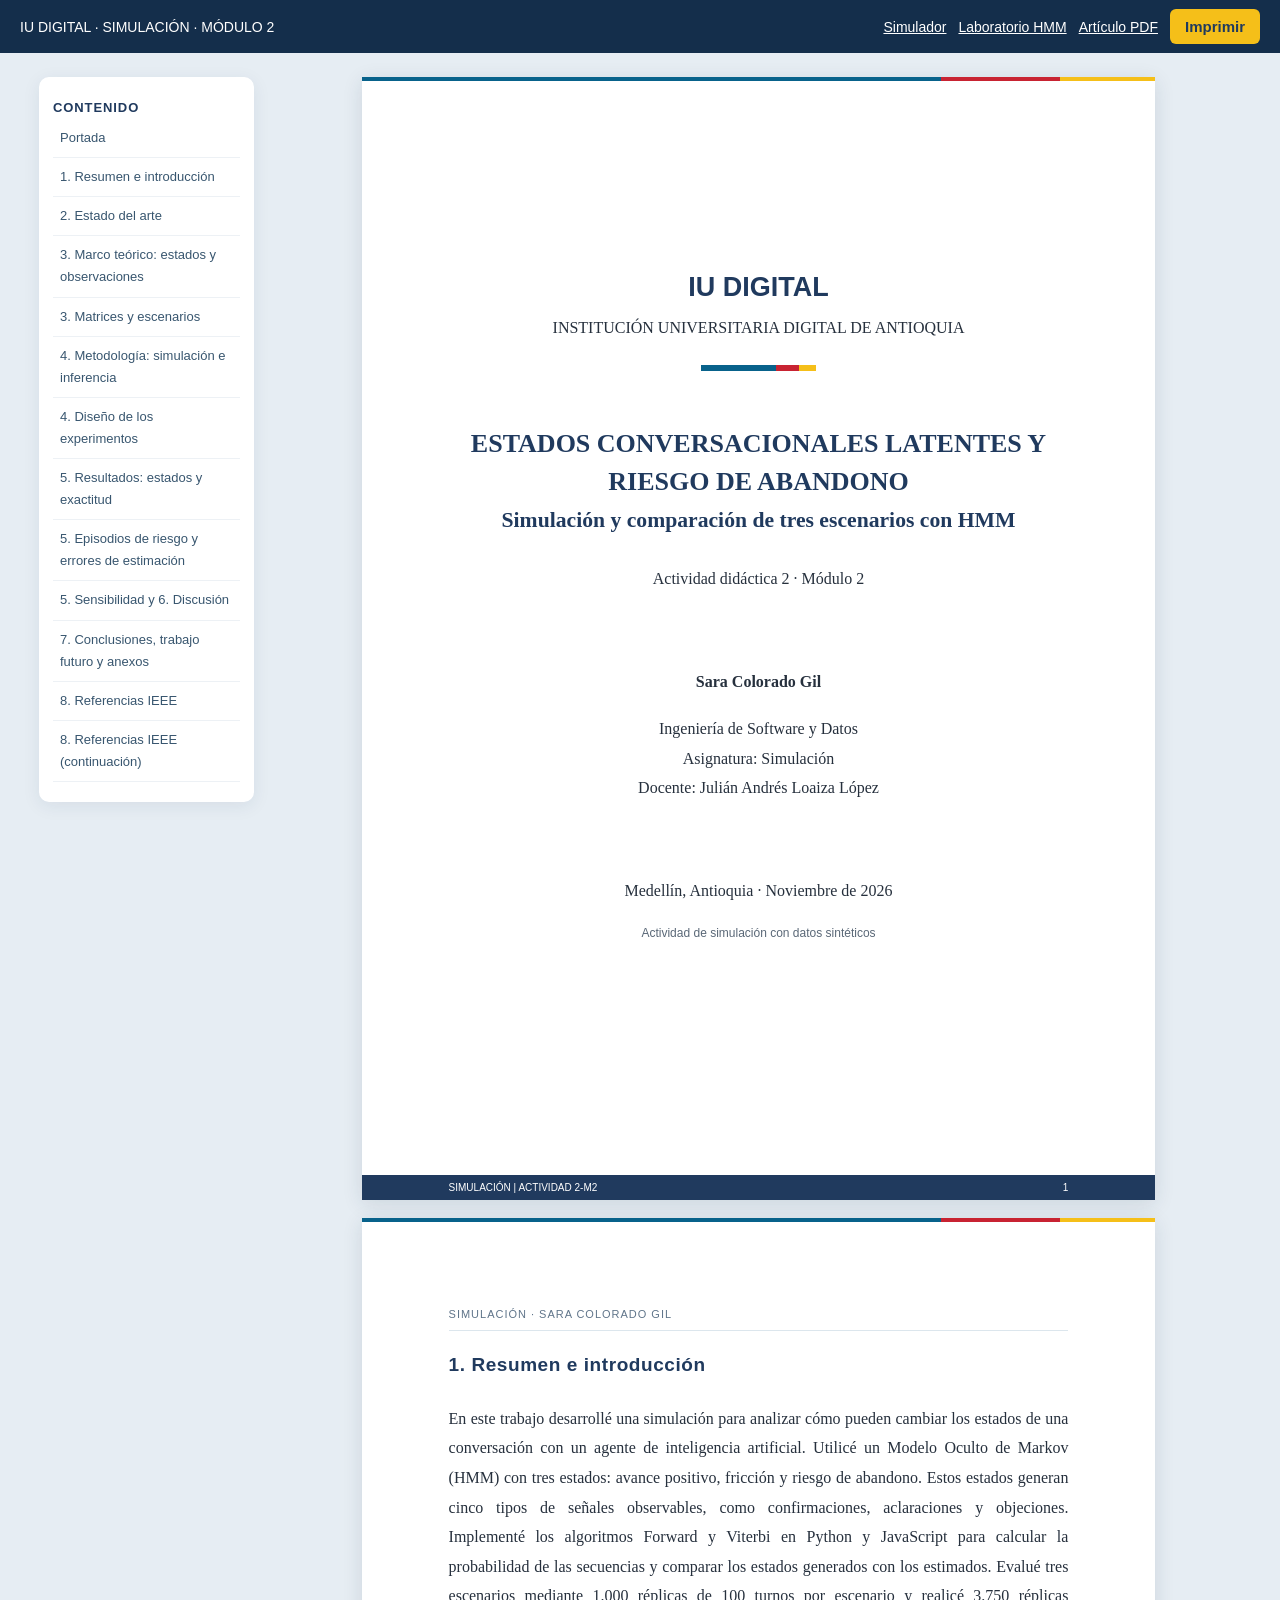
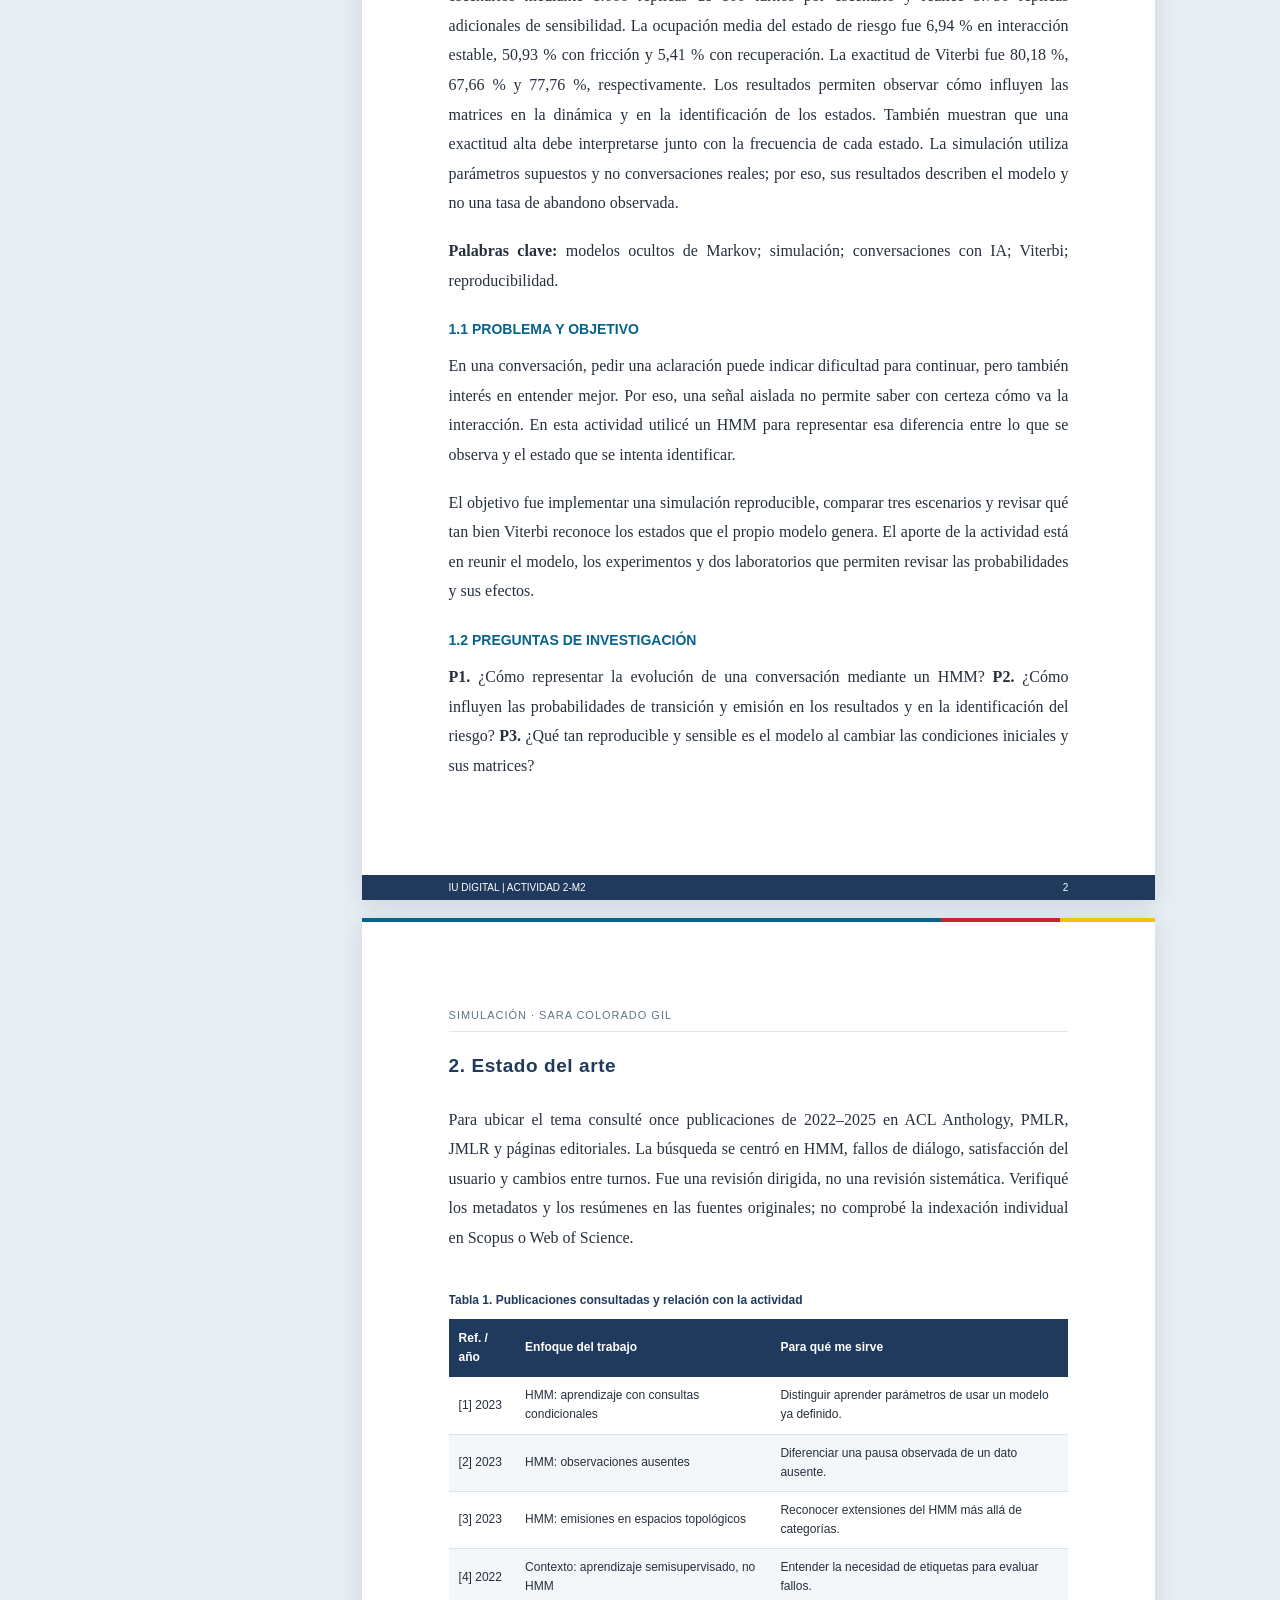
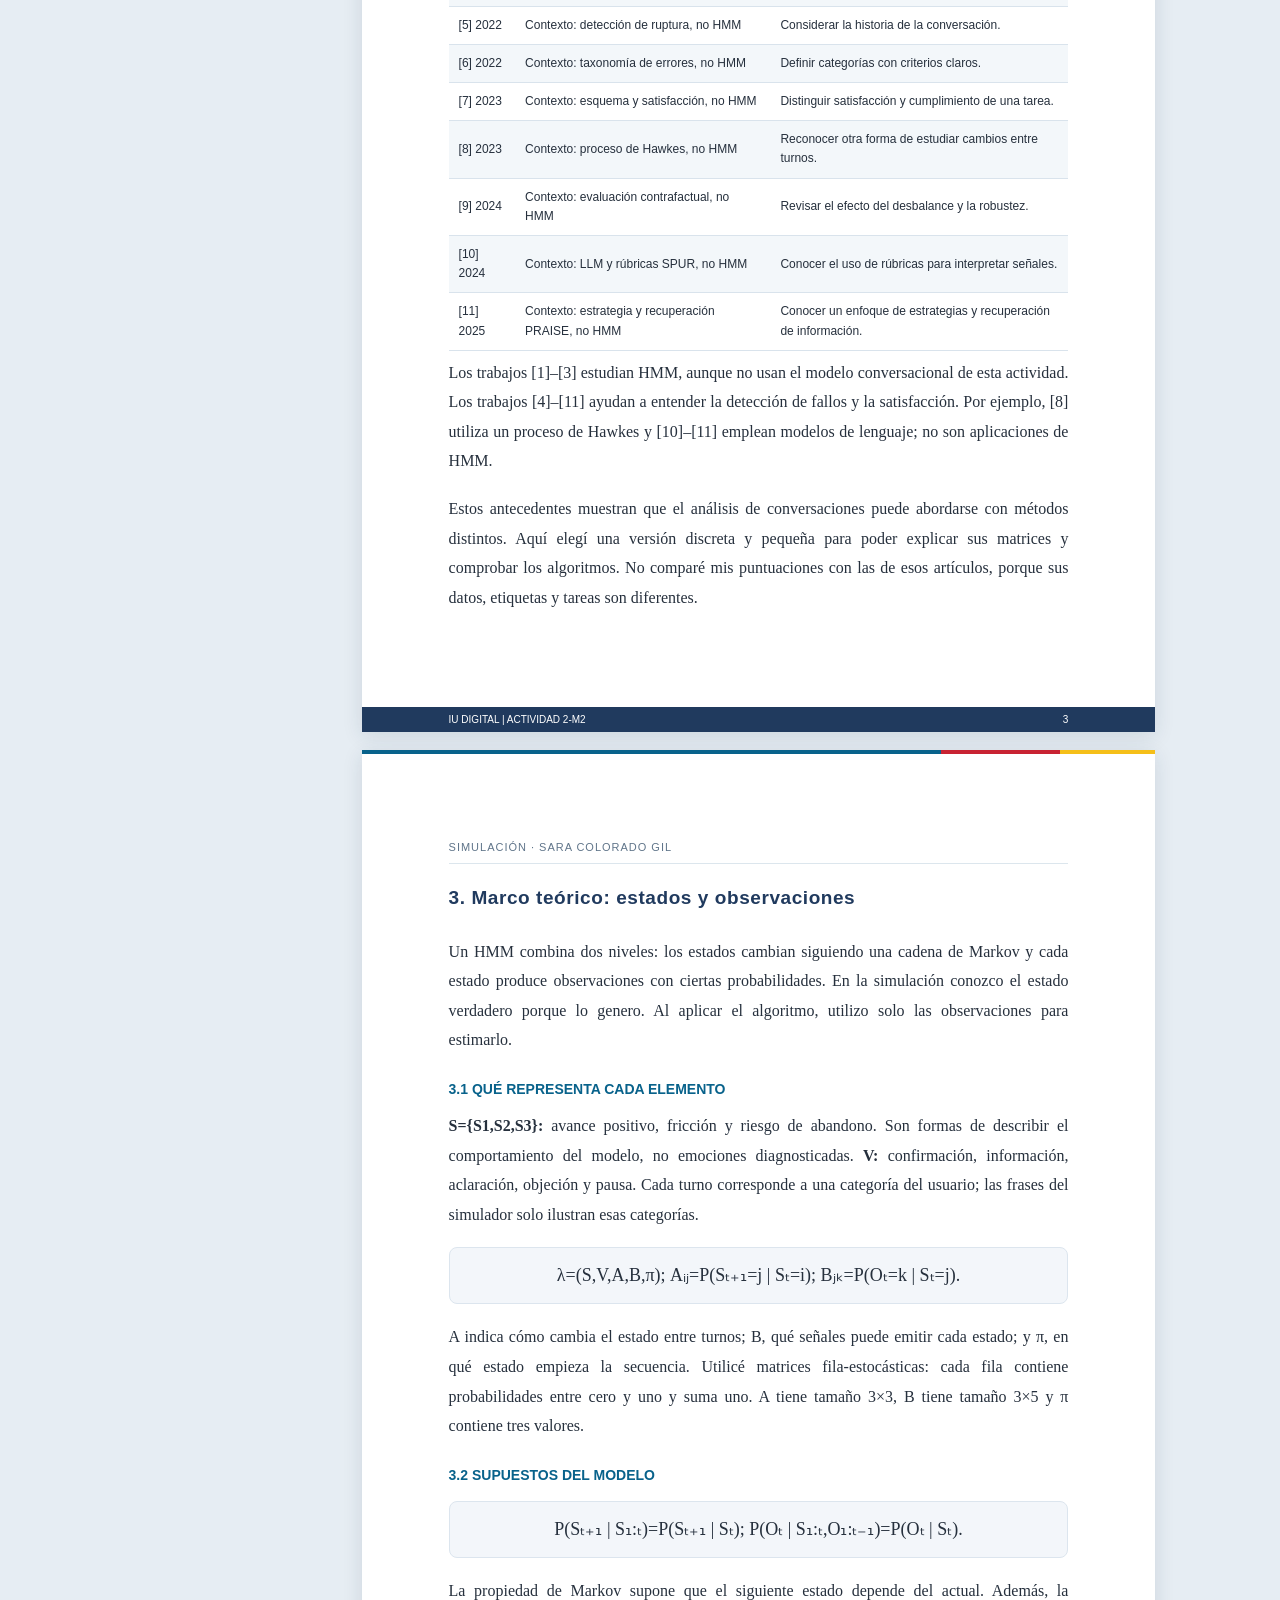
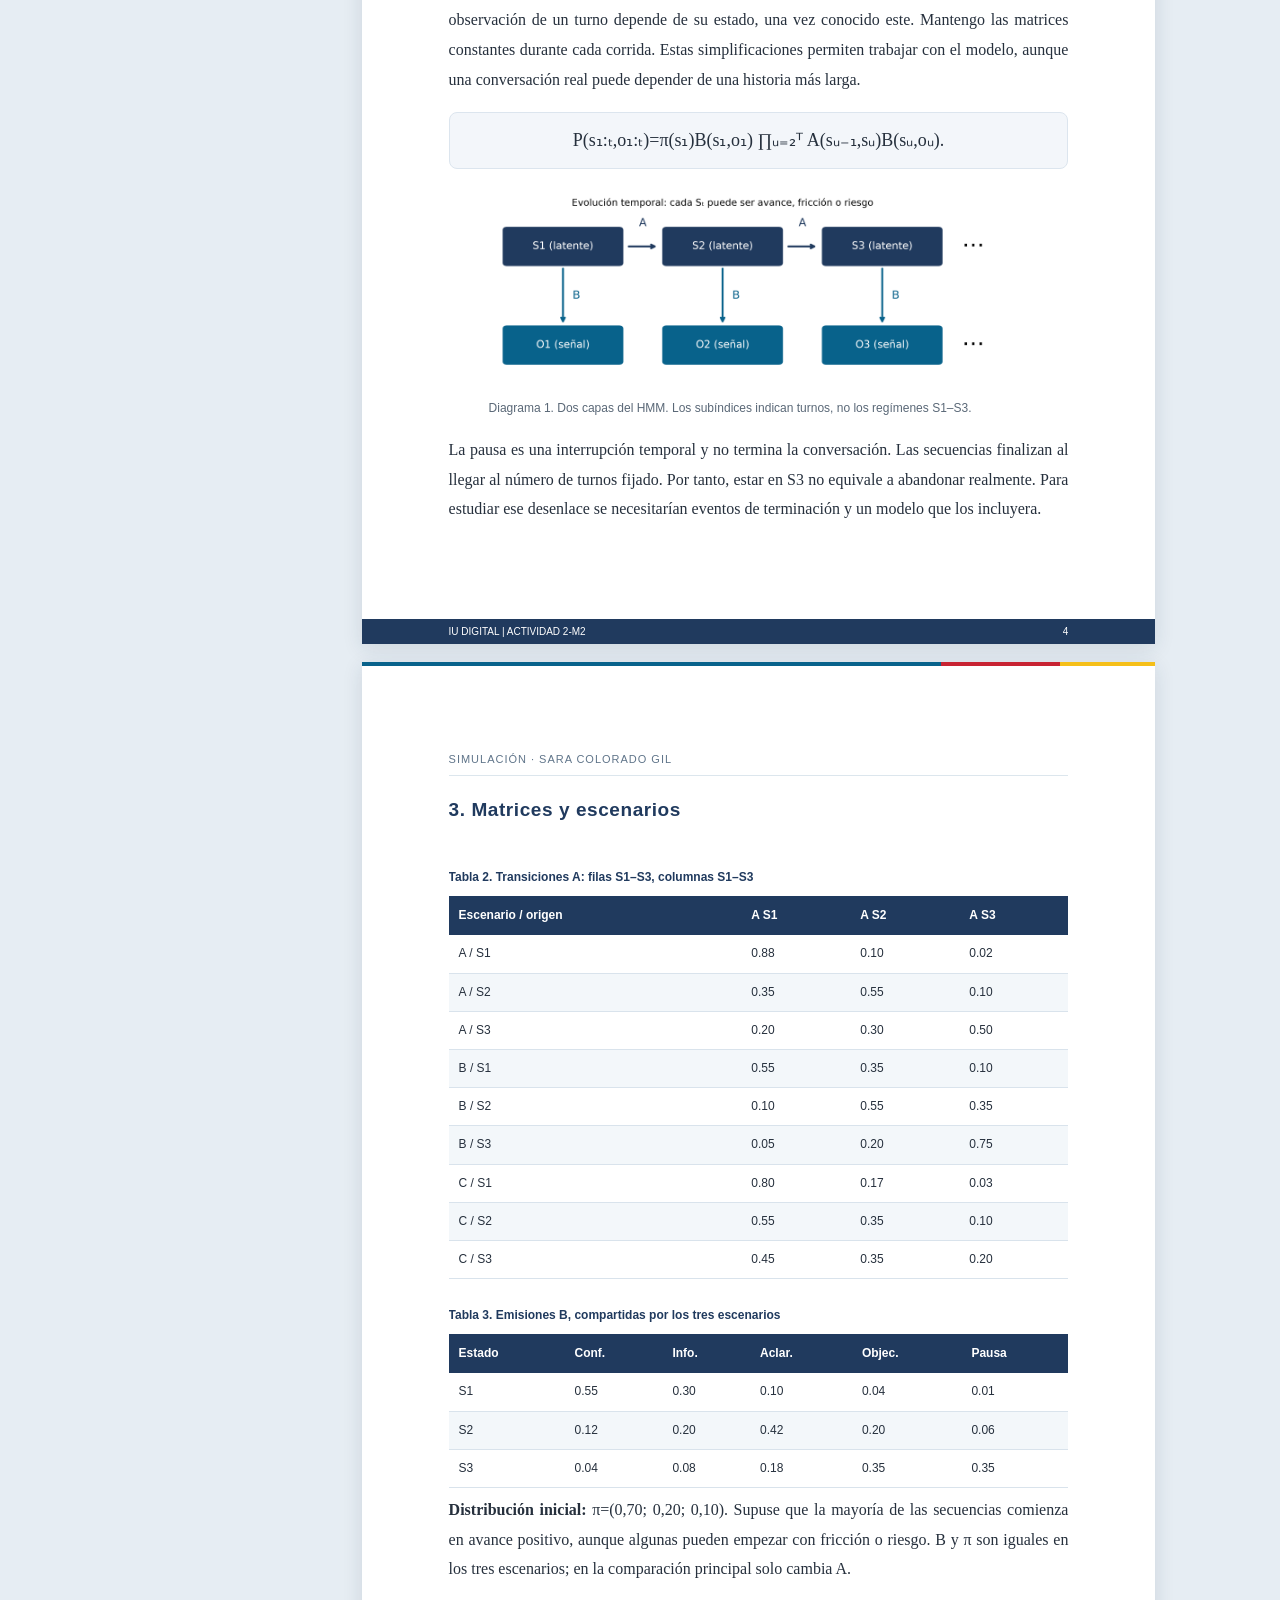
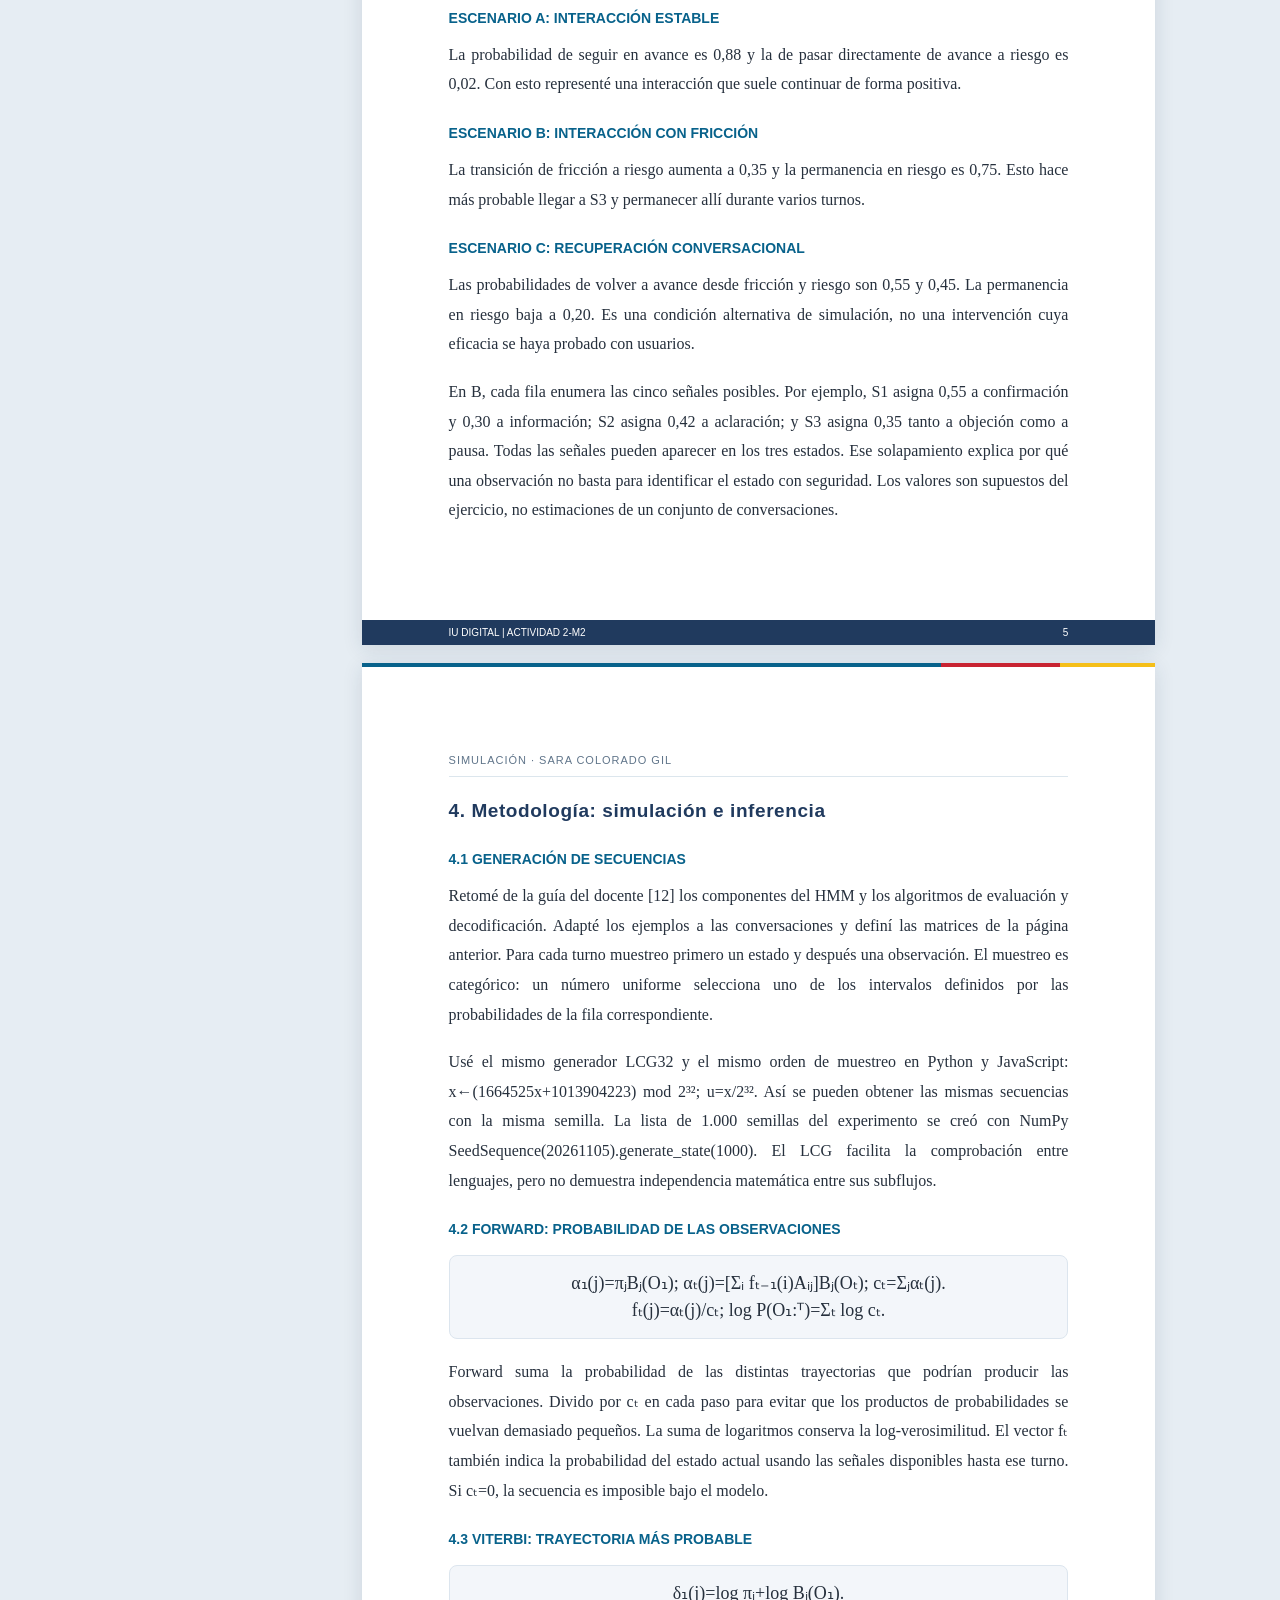
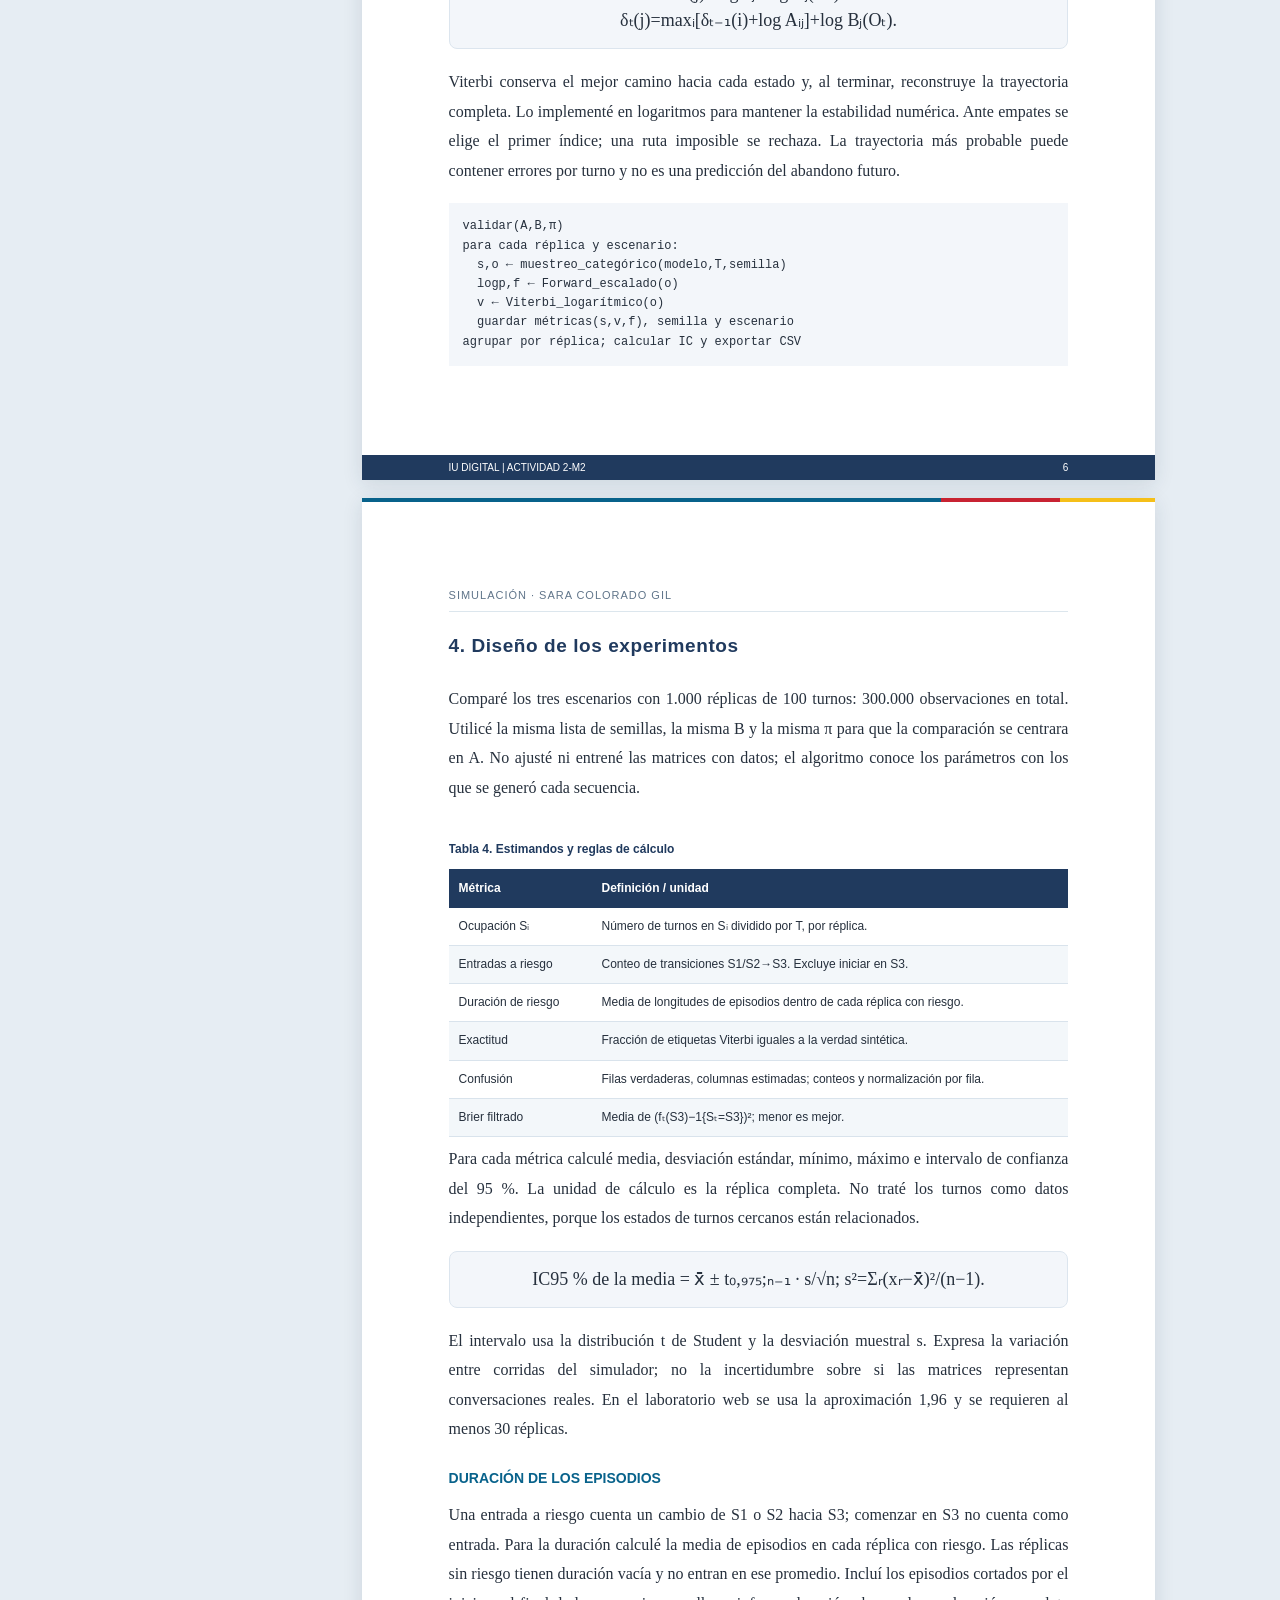
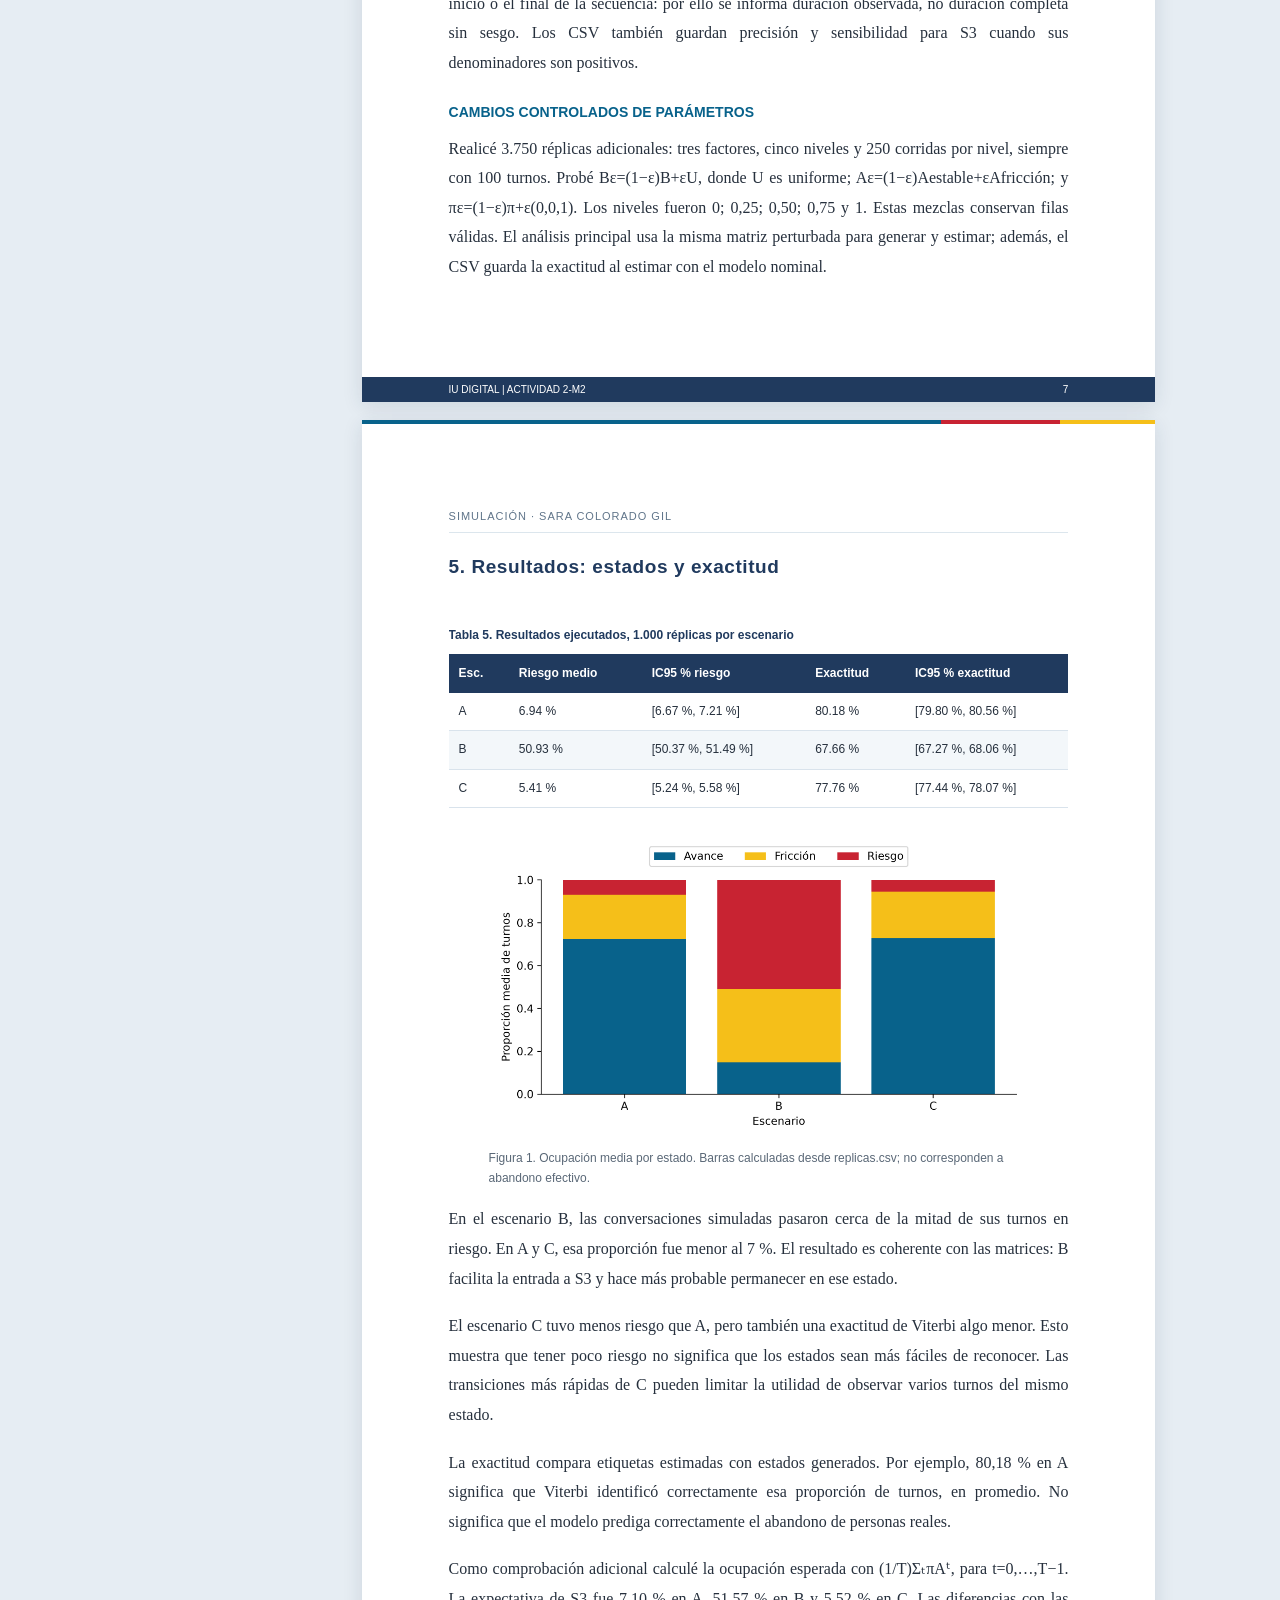
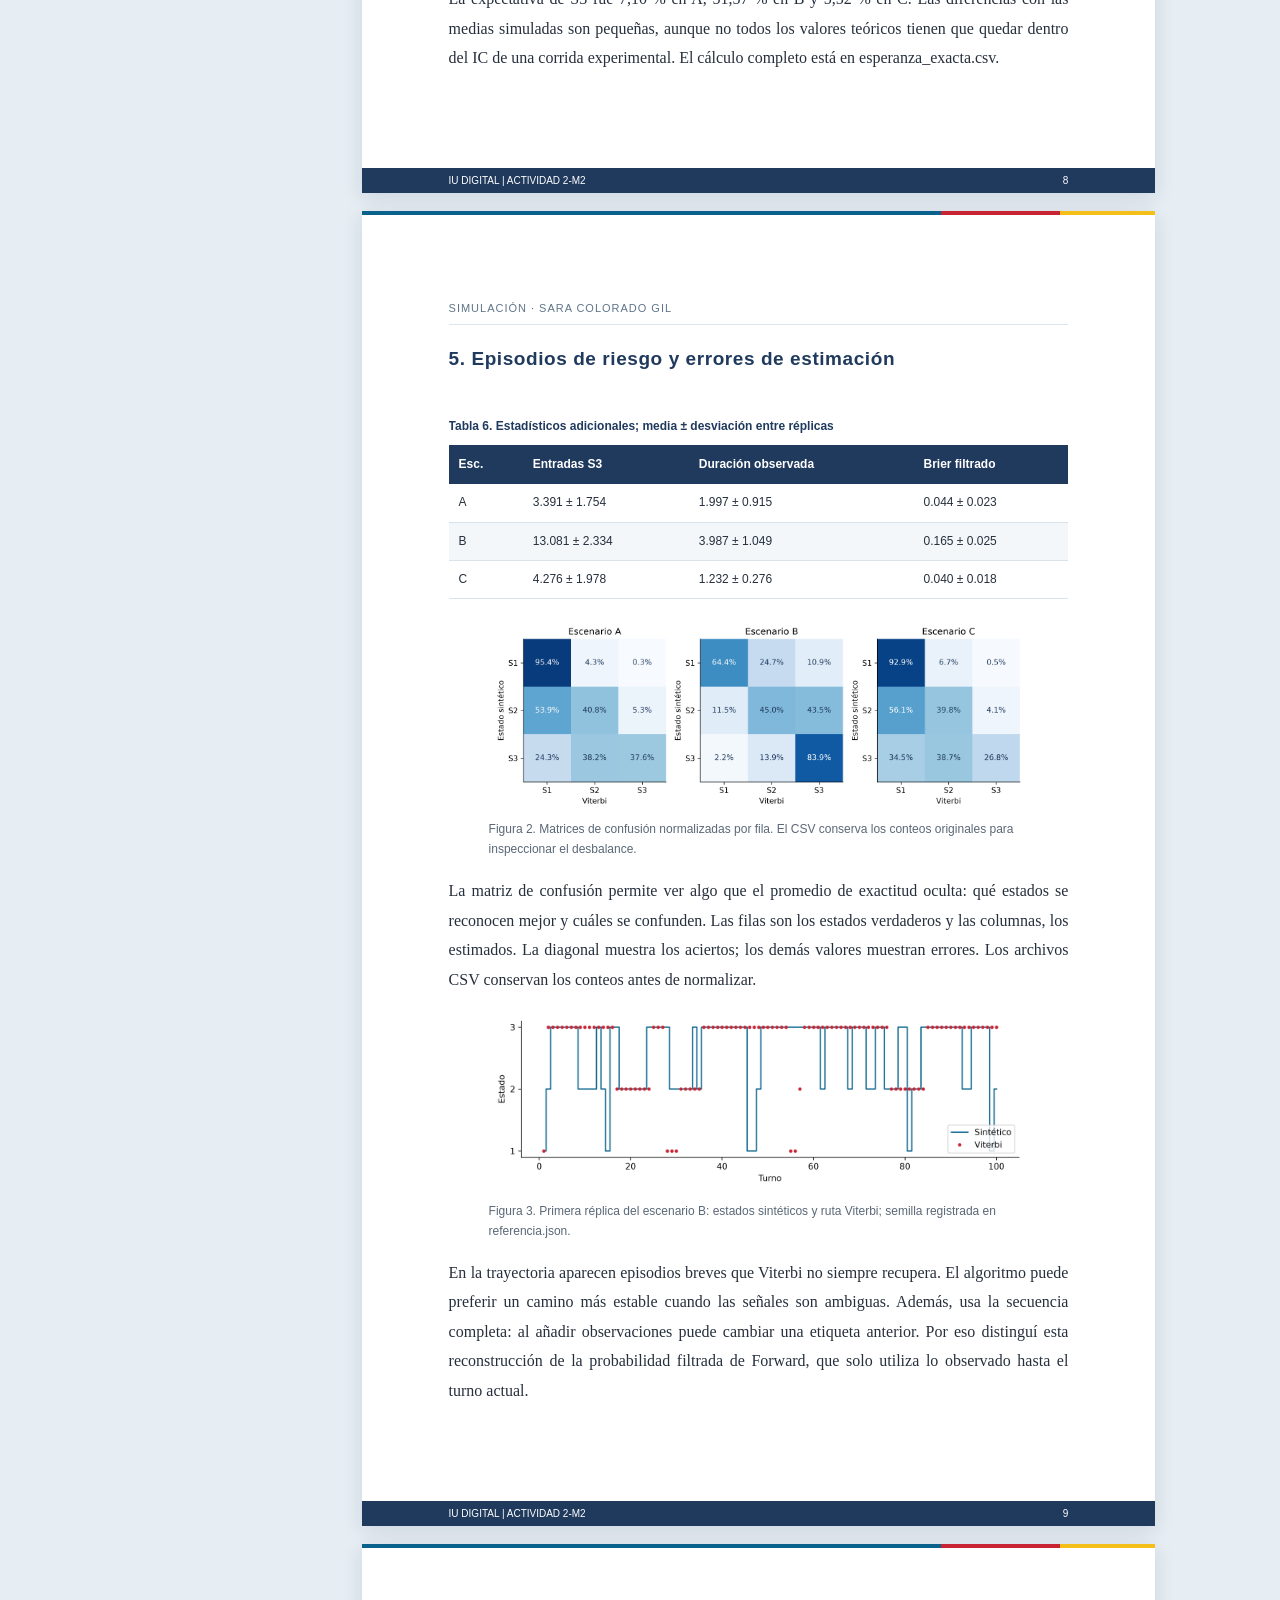
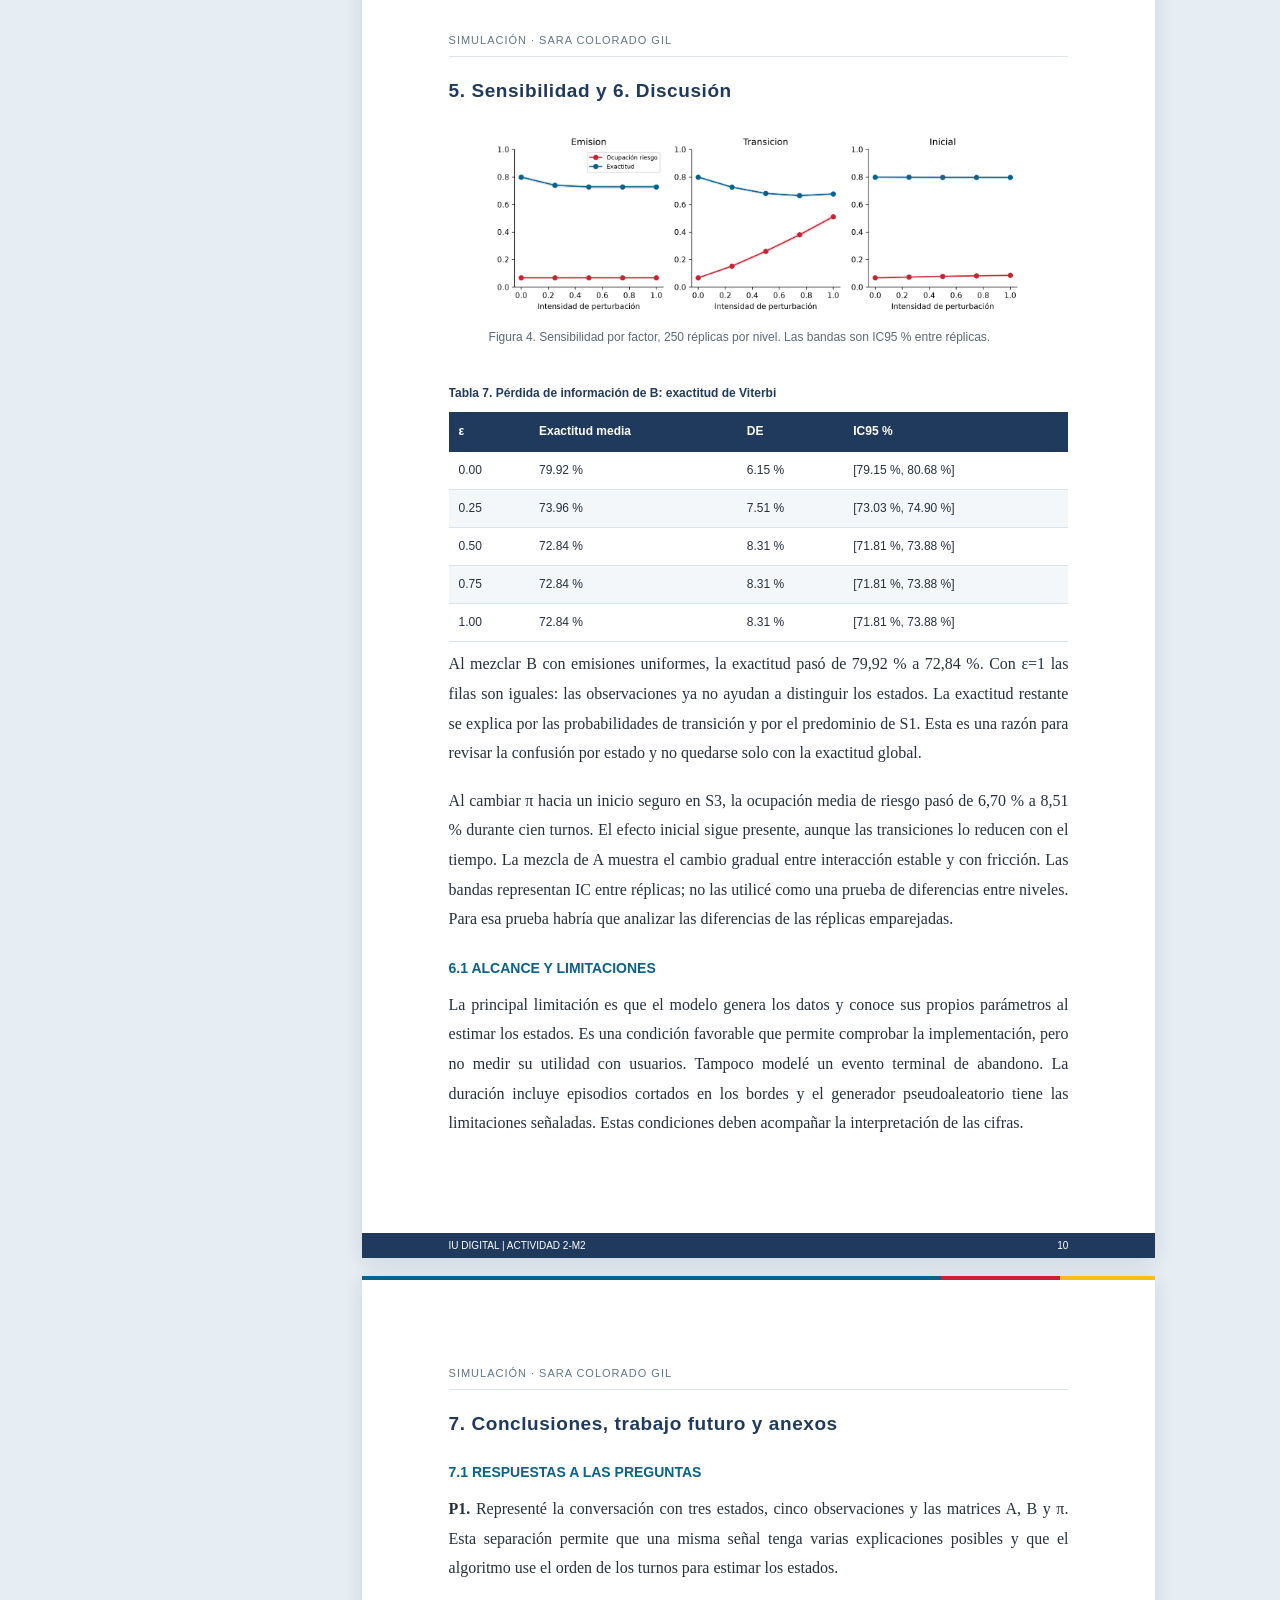
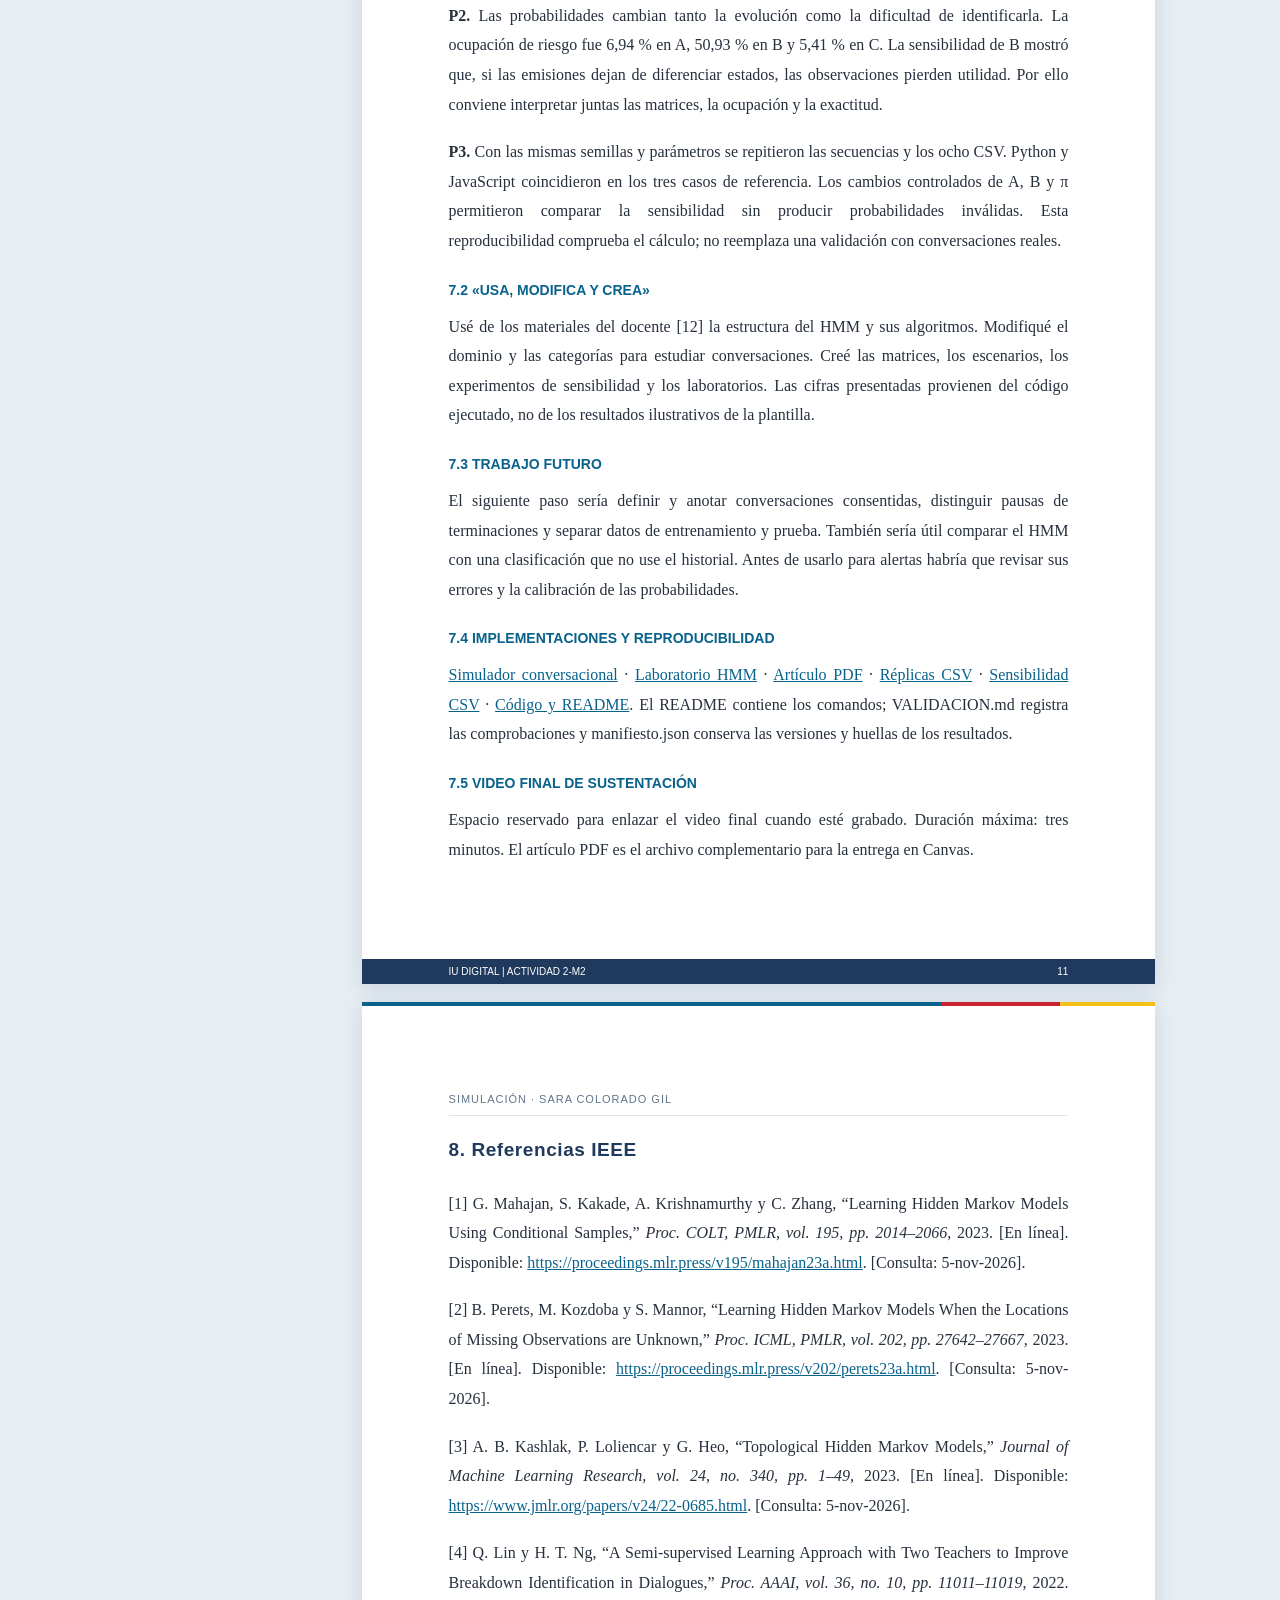
<file: modulo-2/hmm-conversaciones/index.html>
<!doctype html><html lang="es"><head><meta charset="utf-8"><meta name="viewport" content="width=device-width,initial-scale=1"><title>Estados conversacionales latentes y riesgo de abandono | IU Digital</title><link rel="stylesheet" href="style.css?v=editorial-3"></head><body><div class="toolbar"><span>IU DIGITAL · SIMULACIÓN · MÓDULO 2</span><nav><a href="demo.html">Simulador</a><a href="laboratorio.html">Laboratorio HMM</a><a href="articulo/articulo.pdf">Artículo PDF</a><button onclick="window.print()">Imprimir</button></nav></div><div class="layout"><aside><strong>CONTENIDO</strong><a href="#portada">Portada</a><a href="#resumen">1. Resumen e introducción</a><a href="#antecedentes">2. Estado del arte</a><a href="#modelo">3. Marco teórico: estados y observaciones</a><a href="#parametros">3. Matrices y escenarios</a><a href="#metodologia">4. Metodología: simulación e inferencia</a><a href="#experimento">4. Diseño de los experimentos</a><a href="#resultados">5. Resultados: estados y exactitud</a><a href="#resultados2">5. Episodios de riesgo y errores de estimación</a><a href="#sensibilidad">5. Sensibilidad y 6. Discusión</a><a href="#conclusiones">7. Conclusiones, trabajo futuro y anexos</a><a href="#referencias0">8. Referencias IEEE</a><a href="#referencias1">8. Referencias IEEE (continuación)</a></aside><main class="pages"><section class="page" id="portada"><div class="cover"><div class="brand">IU DIGITAL</div><div>INSTITUCIÓN UNIVERSITARIA DIGITAL DE ANTIOQUIA</div><div class="divider"></div><h1>ESTADOS CONVERSACIONALES LATENTES Y RIESGO DE ABANDONO<br><small>Simulación y comparación de tres escenarios con HMM</small></h1><p>Actividad didáctica 2 · Módulo 2</p><div class="gap"></div><p><b>Sara Colorado Gil</b></p><p>Ingeniería de Software y Datos<br>Asignatura: Simulación<br>Docente: Julián Andrés Loaiza López</p><div class="gap"></div><p>Medellín, Antioquia · Noviembre de 2026</p><p class="note">Actividad de simulación con datos sintéticos</p></div><div class="footer"><span>SIMULACIÓN | ACTIVIDAD 2-M2</span><span>1</span></div></section><section class="page" id="resumen"><div class="kicker">Simulación · Sara Colorado Gil</div><h2>1. Resumen e introducción</h2><p>En este trabajo desarrollé una simulación para analizar cómo pueden cambiar los estados de una conversación con un agente de inteligencia artificial. Utilicé un Modelo Oculto de Markov (HMM) con tres estados: avance positivo, fricción y riesgo de abandono. Estos estados generan cinco tipos de señales observables, como confirmaciones, aclaraciones y objeciones. Implementé los algoritmos Forward y Viterbi en Python y JavaScript para calcular la probabilidad de las secuencias y comparar los estados generados con los estimados. Evalué tres escenarios mediante 1.000 réplicas de 100 turnos por escenario y realicé 3.750 réplicas adicionales de sensibilidad. La ocupación media del estado de riesgo fue 6,94 % en interacción estable, 50,93 % con fricción y 5,41 % con recuperación. La exactitud de Viterbi fue 80,18 %, 67,66 % y 77,76 %, respectivamente. Los resultados permiten observar cómo influyen las matrices en la dinámica y en la identificación de los estados. También muestran que una exactitud alta debe interpretarse junto con la frecuencia de cada estado. La simulación utiliza parámetros supuestos y no conversaciones reales; por eso, sus resultados describen el modelo y no una tasa de abandono observada.</p><p><b>Palabras clave:</b> modelos ocultos de Markov; simulación; conversaciones con IA; Viterbi; reproducibilidad.</p><h3>1.1 Problema y objetivo</h3><p>En una conversación, pedir una aclaración puede indicar dificultad para continuar, pero también interés en entender mejor. Por eso, una señal aislada no permite saber con certeza cómo va la interacción. En esta actividad utilicé un HMM para representar esa diferencia entre lo que se observa y el estado que se intenta identificar.</p><p>El objetivo fue implementar una simulación reproducible, comparar tres escenarios y revisar qué tan bien Viterbi reconoce los estados que el propio modelo genera. El aporte de la actividad está en reunir el modelo, los experimentos y dos laboratorios que permiten revisar las probabilidades y sus efectos.</p><h3>1.2 Preguntas de investigación</h3><p><b>P1.</b> ¿Cómo representar la evolución de una conversación mediante un HMM? <b>P2.</b> ¿Cómo influyen las probabilidades de transición y emisión en los resultados y en la identificación del riesgo? <b>P3.</b> ¿Qué tan reproducible y sensible es el modelo al cambiar las condiciones iniciales y sus matrices?</p><div class="footer"><span>IU DIGITAL | ACTIVIDAD 2-M2</span><span>2</span></div></section>
<section class="page" id="antecedentes"><div class="kicker">Simulación · Sara Colorado Gil</div><h2>2. Estado del arte</h2><p>Para ubicar el tema consulté once publicaciones de 2022–2025 en ACL Anthology, PMLR, JMLR y páginas editoriales. La búsqueda se centró en HMM, fallos de diálogo, satisfacción del usuario y cambios entre turnos. Fue una revisión dirigida, no una revisión sistemática. Verifiqué los metadatos y los resúmenes en las fuentes originales; no comprobé la indexación individual en Scopus o Web of Science.</p><div class="table-wrap"><table><caption>Tabla 1. Publicaciones consultadas y relación con la actividad</caption><thead><tr><th>Ref. / año</th><th>Enfoque del trabajo</th><th>Para qué me sirve</th></tr></thead><tbody><tr><td>[1] 2023</td><td>HMM: aprendizaje con consultas condicionales</td><td>Distinguir aprender parámetros de usar un modelo ya definido.</td></tr><tr><td>[2] 2023</td><td>HMM: observaciones ausentes</td><td>Diferenciar una pausa observada de un dato ausente.</td></tr><tr><td>[3] 2023</td><td>HMM: emisiones en espacios topológicos</td><td>Reconocer extensiones del HMM más allá de categorías.</td></tr><tr><td>[4] 2022</td><td>Contexto: aprendizaje semisupervisado, no HMM</td><td>Entender la necesidad de etiquetas para evaluar fallos.</td></tr><tr><td>[5] 2022</td><td>Contexto: detección de ruptura, no HMM</td><td>Considerar la historia de la conversación.</td></tr><tr><td>[6] 2022</td><td>Contexto: taxonomía de errores, no HMM</td><td>Definir categorías con criterios claros.</td></tr><tr><td>[7] 2023</td><td>Contexto: esquema y satisfacción, no HMM</td><td>Distinguir satisfacción y cumplimiento de una tarea.</td></tr><tr><td>[8] 2023</td><td>Contexto: proceso de Hawkes, no HMM</td><td>Reconocer otra forma de estudiar cambios entre turnos.</td></tr><tr><td>[9] 2024</td><td>Contexto: evaluación contrafactual, no HMM</td><td>Revisar el efecto del desbalance y la robustez.</td></tr><tr><td>[10] 2024</td><td>Contexto: LLM y rúbricas SPUR, no HMM</td><td>Conocer el uso de rúbricas para interpretar señales.</td></tr><tr><td>[11] 2025</td><td>Contexto: estrategia y recuperación PRAISE, no HMM</td><td>Conocer un enfoque de estrategias y recuperación de información.</td></tr></tbody></table></div><p>Los trabajos [1]–[3] estudian HMM, aunque no usan el modelo conversacional de esta actividad. Los trabajos [4]–[11] ayudan a entender la detección de fallos y la satisfacción. Por ejemplo, [8] utiliza un proceso de Hawkes y [10]–[11] emplean modelos de lenguaje; no son aplicaciones de HMM.</p><p>Estos antecedentes muestran que el análisis de conversaciones puede abordarse con métodos distintos. Aquí elegí una versión discreta y pequeña para poder explicar sus matrices y comprobar los algoritmos. No comparé mis puntuaciones con las de esos artículos, porque sus datos, etiquetas y tareas son diferentes.</p><div class="footer"><span>IU DIGITAL | ACTIVIDAD 2-M2</span><span>3</span></div></section>
<section class="page" id="modelo"><div class="kicker">Simulación · Sara Colorado Gil</div><h2>3. Marco teórico: estados y observaciones</h2><p>Un HMM combina dos niveles: los estados cambian siguiendo una cadena de Markov y cada estado produce observaciones con ciertas probabilidades. En la simulación conozco el estado verdadero porque lo genero. Al aplicar el algoritmo, utilizo solo las observaciones para estimarlo.</p><h3>3.1 Qué representa cada elemento</h3><p><b>S={S1,S2,S3}:</b> avance positivo, fricción y riesgo de abandono. Son formas de describir el comportamiento del modelo, no emociones diagnosticadas. <b>V:</b> confirmación, información, aclaración, objeción y pausa. Cada turno corresponde a una categoría del usuario; las frases del simulador solo ilustran esas categorías.</p><div class="formula">λ=(S,V,A,B,π); Aᵢⱼ=P(Sₜ₊₁=j | Sₜ=i); Bⱼₖ=P(Oₜ=k | Sₜ=j).</div><p>A indica cómo cambia el estado entre turnos; B, qué señales puede emitir cada estado; y π, en qué estado empieza la secuencia. Utilicé matrices fila-estocásticas: cada fila contiene probabilidades entre cero y uno y suma uno. A tiene tamaño 3×3, B tiene tamaño 3×5 y π contiene tres valores.</p><h3>3.2 Supuestos del modelo</h3><div class="formula">P(Sₜ₊₁ | S₁:ₜ)=P(Sₜ₊₁ | Sₜ); P(Oₜ | S₁:ₜ,O₁:ₜ₋₁)=P(Oₜ | Sₜ).</div><p>La propiedad de Markov supone que el siguiente estado depende del actual. Además, la observación de un turno depende de su estado, una vez conocido este. Mantengo las matrices constantes durante cada corrida. Estas simplificaciones permiten trabajar con el modelo, aunque una conversación real puede depender de una historia más larga.</p><div class="formula">P(s₁:ₜ,o₁:ₜ)=π(s₁)B(s₁,o₁) ∏ᵤ₌₂ᵀ A(sᵤ₋₁,sᵤ)B(sᵤ,oᵤ).</div><figure><img src="figuras/estructura.png" alt="Diagrama 1. Dos capas del HMM. Los subíndices indican turnos, no los regímenes S1–S3."><figcaption class="note">Diagrama 1. Dos capas del HMM. Los subíndices indican turnos, no los regímenes S1–S3.</figcaption></figure><p>La pausa es una interrupción temporal y no termina la conversación. Las secuencias finalizan al llegar al número de turnos fijado. Por tanto, estar en S3 no equivale a abandonar realmente. Para estudiar ese desenlace se necesitarían eventos de terminación y un modelo que los incluyera.</p><div class="footer"><span>IU DIGITAL | ACTIVIDAD 2-M2</span><span>4</span></div></section>
<section class="page" id="parametros"><div class="kicker">Simulación · Sara Colorado Gil</div><h2>3. Matrices y escenarios</h2><div class="table-wrap"><table><caption>Tabla 2. Transiciones A: filas S1–S3, columnas S1–S3</caption><thead><tr><th>Escenario / origen</th><th>A S1</th><th>A S2</th><th>A S3</th></tr></thead><tbody><tr><td>A / S1</td><td>0.88</td><td>0.10</td><td>0.02</td></tr><tr><td>A / S2</td><td>0.35</td><td>0.55</td><td>0.10</td></tr><tr><td>A / S3</td><td>0.20</td><td>0.30</td><td>0.50</td></tr><tr><td>B / S1</td><td>0.55</td><td>0.35</td><td>0.10</td></tr><tr><td>B / S2</td><td>0.10</td><td>0.55</td><td>0.35</td></tr><tr><td>B / S3</td><td>0.05</td><td>0.20</td><td>0.75</td></tr><tr><td>C / S1</td><td>0.80</td><td>0.17</td><td>0.03</td></tr><tr><td>C / S2</td><td>0.55</td><td>0.35</td><td>0.10</td></tr><tr><td>C / S3</td><td>0.45</td><td>0.35</td><td>0.20</td></tr></tbody></table></div><div class="table-wrap"><table><caption>Tabla 3. Emisiones B, compartidas por los tres escenarios</caption><thead><tr><th>Estado</th><th>Conf.</th><th>Info.</th><th>Aclar.</th><th>Objec.</th><th>Pausa</th></tr></thead><tbody><tr><td>S1</td><td>0.55</td><td>0.30</td><td>0.10</td><td>0.04</td><td>0.01</td></tr><tr><td>S2</td><td>0.12</td><td>0.20</td><td>0.42</td><td>0.20</td><td>0.06</td></tr><tr><td>S3</td><td>0.04</td><td>0.08</td><td>0.18</td><td>0.35</td><td>0.35</td></tr></tbody></table></div><p><b>Distribución inicial:</b> π=(0,70; 0,20; 0,10). Supuse que la mayoría de las secuencias comienza en avance positivo, aunque algunas pueden empezar con fricción o riesgo. B y π son iguales en los tres escenarios; en la comparación principal solo cambia A.</p><h3>Escenario A: interacción estable</h3><p>La probabilidad de seguir en avance es 0,88 y la de pasar directamente de avance a riesgo es 0,02. Con esto representé una interacción que suele continuar de forma positiva.</p><h3>Escenario B: interacción con fricción</h3><p>La transición de fricción a riesgo aumenta a 0,35 y la permanencia en riesgo es 0,75. Esto hace más probable llegar a S3 y permanecer allí durante varios turnos.</p><h3>Escenario C: recuperación conversacional</h3><p>Las probabilidades de volver a avance desde fricción y riesgo son 0,55 y 0,45. La permanencia en riesgo baja a 0,20. Es una condición alternativa de simulación, no una intervención cuya eficacia se haya probado con usuarios.</p><p>En B, cada fila enumera las cinco señales posibles. Por ejemplo, S1 asigna 0,55 a confirmación y 0,30 a información; S2 asigna 0,42 a aclaración; y S3 asigna 0,35 tanto a objeción como a pausa. Todas las señales pueden aparecer en los tres estados. Ese solapamiento explica por qué una observación no basta para identificar el estado con seguridad. Los valores son supuestos del ejercicio, no estimaciones de un conjunto de conversaciones.</p><div class="footer"><span>IU DIGITAL | ACTIVIDAD 2-M2</span><span>5</span></div></section>
<section class="page" id="metodologia"><div class="kicker">Simulación · Sara Colorado Gil</div><h2>4. Metodología: simulación e inferencia</h2><h3>4.1 Generación de secuencias</h3><p>Retomé de la guía del docente [12] los componentes del HMM y los algoritmos de evaluación y decodificación. Adapté los ejemplos a las conversaciones y definí las matrices de la página anterior. Para cada turno muestreo primero un estado y después una observación. El muestreo es categórico: un número uniforme selecciona uno de los intervalos definidos por las probabilidades de la fila correspondiente.</p><p>Usé el mismo generador LCG32 y el mismo orden de muestreo en Python y JavaScript: x←(1664525x+1013904223) mod 2³²; u=x/2³². Así se pueden obtener las mismas secuencias con la misma semilla. La lista de 1.000 semillas del experimento se creó con NumPy SeedSequence(20261105).generate_state(1000). El LCG facilita la comprobación entre lenguajes, pero no demuestra independencia matemática entre sus subflujos.</p><h3>4.2 Forward: probabilidad de las observaciones</h3><div class="formula">α₁(j)=πⱼBⱼ(O₁); αₜ(j)=[Σᵢ fₜ₋₁(i)Aᵢⱼ]Bⱼ(Oₜ); cₜ=Σⱼαₜ(j).
fₜ(j)=αₜ(j)/cₜ; log P(O₁:ᵀ)=Σₜ log cₜ.</div><p>Forward suma la probabilidad de las distintas trayectorias que podrían producir las observaciones. Divido por cₜ en cada paso para evitar que los productos de probabilidades se vuelvan demasiado pequeños. La suma de logaritmos conserva la log-verosimilitud. El vector fₜ también indica la probabilidad del estado actual usando las señales disponibles hasta ese turno. Si cₜ=0, la secuencia es imposible bajo el modelo.</p><h3>4.3 Viterbi: trayectoria más probable</h3><div class="formula">δ₁(j)=log πⱼ+log Bⱼ(O₁).
δₜ(j)=maxᵢ[δₜ₋₁(i)+log Aᵢⱼ]+log Bⱼ(Oₜ).</div><p>Viterbi conserva el mejor camino hacia cada estado y, al terminar, reconstruye la trayectoria completa. Lo implementé en logaritmos para mantener la estabilidad numérica. Ante empates se elige el primer índice; una ruta imposible se rechaza. La trayectoria más probable puede contener errores por turno y no es una predicción del abandono futuro.</p><pre class="pre">validar(A,B,π)
para cada réplica y escenario:
  s,o ← muestreo_categórico(modelo,T,semilla)
  logp,f ← Forward_escalado(o)
  v ← Viterbi_logarítmico(o)
  guardar métricas(s,v,f), semilla y escenario
agrupar por réplica; calcular IC y exportar CSV</pre><div class="footer"><span>IU DIGITAL | ACTIVIDAD 2-M2</span><span>6</span></div></section>
<section class="page" id="experimento"><div class="kicker">Simulación · Sara Colorado Gil</div><h2>4. Diseño de los experimentos</h2><p>Comparé los tres escenarios con 1.000 réplicas de 100 turnos: 300.000 observaciones en total. Utilicé la misma lista de semillas, la misma B y la misma π para que la comparación se centrara en A. No ajusté ni entrené las matrices con datos; el algoritmo conoce los parámetros con los que se generó cada secuencia.</p><div class="table-wrap"><table><caption>Tabla 4. Estimandos y reglas de cálculo</caption><thead><tr><th>Métrica</th><th>Definición / unidad</th></tr></thead><tbody><tr><td>Ocupación Sᵢ</td><td>Número de turnos en Sᵢ dividido por T, por réplica.</td></tr><tr><td>Entradas a riesgo</td><td>Conteo de transiciones S1/S2→S3. Excluye iniciar en S3.</td></tr><tr><td>Duración de riesgo</td><td>Media de longitudes de episodios dentro de cada réplica con riesgo.</td></tr><tr><td>Exactitud</td><td>Fracción de etiquetas Viterbi iguales a la verdad sintética.</td></tr><tr><td>Confusión</td><td>Filas verdaderas, columnas estimadas; conteos y normalización por fila.</td></tr><tr><td>Brier filtrado</td><td>Media de (fₜ(S3)−1{Sₜ=S3})²; menor es mejor.</td></tr></tbody></table></div><p>Para cada métrica calculé media, desviación estándar, mínimo, máximo e intervalo de confianza del 95 %. La unidad de cálculo es la réplica completa. No traté los turnos como datos independientes, porque los estados de turnos cercanos están relacionados.</p><div class="formula">IC95 % de la media = x̄ ± t₀,₉₇₅;ₙ₋₁ · s/√n;  s²=Σᵣ(xᵣ−x̄)²/(n−1).</div><p>El intervalo usa la distribución t de Student y la desviación muestral s. Expresa la variación entre corridas del simulador; no la incertidumbre sobre si las matrices representan conversaciones reales. En el laboratorio web se usa la aproximación 1,96 y se requieren al menos 30 réplicas.</p><h3>Duración de los episodios</h3><p>Una entrada a riesgo cuenta un cambio de S1 o S2 hacia S3; comenzar en S3 no cuenta como entrada. Para la duración calculé la media de episodios en cada réplica con riesgo. Las réplicas sin riesgo tienen duración vacía y no entran en ese promedio. Incluí los episodios cortados por el inicio o el final de la secuencia: por ello se informa duración observada, no duración completa sin sesgo. Los CSV también guardan precisión y sensibilidad para S3 cuando sus denominadores son positivos.</p><h3>Cambios controlados de parámetros</h3><p>Realicé 3.750 réplicas adicionales: tres factores, cinco niveles y 250 corridas por nivel, siempre con 100 turnos. Probé Bε=(1−ε)B+εU, donde U es uniforme; Aε=(1−ε)Aestable+εAfricción; y πε=(1−ε)π+ε(0,0,1). Los niveles fueron 0; 0,25; 0,50; 0,75 y 1. Estas mezclas conservan filas válidas. El análisis principal usa la misma matriz perturbada para generar y estimar; además, el CSV guarda la exactitud al estimar con el modelo nominal.</p><div class="footer"><span>IU DIGITAL | ACTIVIDAD 2-M2</span><span>7</span></div></section>
<section class="page" id="resultados"><div class="kicker">Simulación · Sara Colorado Gil</div><h2>5. Resultados: estados y exactitud</h2><div class="table-wrap"><table><caption>Tabla 5. Resultados ejecutados, 1.000 réplicas por escenario</caption><thead><tr><th>Esc.</th><th>Riesgo medio</th><th>IC95 % riesgo</th><th>Exactitud</th><th>IC95 % exactitud</th></tr></thead><tbody><tr><td>A</td><td>6.94 %</td><td>[6.67 %, 7.21 %]</td><td>80.18 %</td><td>[79.80 %, 80.56 %]</td></tr><tr><td>B</td><td>50.93 %</td><td>[50.37 %, 51.49 %]</td><td>67.66 %</td><td>[67.27 %, 68.06 %]</td></tr><tr><td>C</td><td>5.41 %</td><td>[5.24 %, 5.58 %]</td><td>77.76 %</td><td>[77.44 %, 78.07 %]</td></tr></tbody></table></div><figure><img src="figuras/ocupacion.png" alt="Figura 1. Ocupación media por estado. Barras calculadas desde replicas.csv; no corresponden a abandono efectivo."><figcaption class="note">Figura 1. Ocupación media por estado. Barras calculadas desde replicas.csv; no corresponden a abandono efectivo.</figcaption></figure><p>En el escenario B, las conversaciones simuladas pasaron cerca de la mitad de sus turnos en riesgo. En A y C, esa proporción fue menor al 7 %. El resultado es coherente con las matrices: B facilita la entrada a S3 y hace más probable permanecer en ese estado.</p><p>El escenario C tuvo menos riesgo que A, pero también una exactitud de Viterbi algo menor. Esto muestra que tener poco riesgo no significa que los estados sean más fáciles de reconocer. Las transiciones más rápidas de C pueden limitar la utilidad de observar varios turnos del mismo estado.</p><p>La exactitud compara etiquetas estimadas con estados generados. Por ejemplo, 80,18 % en A significa que Viterbi identificó correctamente esa proporción de turnos, en promedio. No significa que el modelo prediga correctamente el abandono de personas reales.</p><p>Como comprobación adicional calculé la ocupación esperada con (1/T)ΣₜπAᵗ, para t=0,…,T−1. La expectativa de S3 fue 7,10 % en A, 51,57 % en B y 5,52 % en C. Las diferencias con las medias simuladas son pequeñas, aunque no todos los valores teóricos tienen que quedar dentro del IC de una corrida experimental. El cálculo completo está en esperanza_exacta.csv.</p><div class="footer"><span>IU DIGITAL | ACTIVIDAD 2-M2</span><span>8</span></div></section>
<section class="page" id="resultados2"><div class="kicker">Simulación · Sara Colorado Gil</div><h2>5. Episodios de riesgo y errores de estimación</h2><div class="table-wrap"><table><caption>Tabla 6. Estadísticos adicionales; media ± desviación entre réplicas</caption><thead><tr><th>Esc.</th><th>Entradas S3</th><th>Duración observada</th><th>Brier filtrado</th></tr></thead><tbody><tr><td>A</td><td>3.391 ± 1.754</td><td>1.997 ± 0.915</td><td>0.044 ± 0.023</td></tr><tr><td>B</td><td>13.081 ± 2.334</td><td>3.987 ± 1.049</td><td>0.165 ± 0.025</td></tr><tr><td>C</td><td>4.276 ± 1.978</td><td>1.232 ± 0.276</td><td>0.040 ± 0.018</td></tr></tbody></table></div><figure><img src="figuras/confusion.png" alt="Figura 2. Matrices de confusión normalizadas por fila. El CSV conserva los conteos originales para inspeccionar el desbalance."><figcaption class="note">Figura 2. Matrices de confusión normalizadas por fila. El CSV conserva los conteos originales para inspeccionar el desbalance.</figcaption></figure><p>La matriz de confusión permite ver algo que el promedio de exactitud oculta: qué estados se reconocen mejor y cuáles se confunden. Las filas son los estados verdaderos y las columnas, los estimados. La diagonal muestra los aciertos; los demás valores muestran errores. Los archivos CSV conservan los conteos antes de normalizar.</p><figure><img src="figuras/trayectoria.png" alt="Figura 3. Primera réplica del escenario B: estados sintéticos y ruta Viterbi; semilla registrada en referencia.json."><figcaption class="note">Figura 3. Primera réplica del escenario B: estados sintéticos y ruta Viterbi; semilla registrada en referencia.json.</figcaption></figure><p>En la trayectoria aparecen episodios breves que Viterbi no siempre recupera. El algoritmo puede preferir un camino más estable cuando las señales son ambiguas. Además, usa la secuencia completa: al añadir observaciones puede cambiar una etiqueta anterior. Por eso distinguí esta reconstrucción de la probabilidad filtrada de Forward, que solo utiliza lo observado hasta el turno actual.</p><div class="footer"><span>IU DIGITAL | ACTIVIDAD 2-M2</span><span>9</span></div></section>
<section class="page" id="sensibilidad"><div class="kicker">Simulación · Sara Colorado Gil</div><h2>5. Sensibilidad y 6. Discusión</h2><figure><img src="figuras/sensibilidad.png" alt="Figura 4. Sensibilidad por factor, 250 réplicas por nivel. Las bandas son IC95 % entre réplicas."><figcaption class="note">Figura 4. Sensibilidad por factor, 250 réplicas por nivel. Las bandas son IC95 % entre réplicas.</figcaption></figure><div class="table-wrap"><table><caption>Tabla 7. Pérdida de información de B: exactitud de Viterbi</caption><thead><tr><th>ε</th><th>Exactitud media</th><th>DE</th><th>IC95 %</th></tr></thead><tbody><tr><td>0.00</td><td>79.92 %</td><td>6.15 %</td><td>[79.15 %, 80.68 %]</td></tr><tr><td>0.25</td><td>73.96 %</td><td>7.51 %</td><td>[73.03 %, 74.90 %]</td></tr><tr><td>0.50</td><td>72.84 %</td><td>8.31 %</td><td>[71.81 %, 73.88 %]</td></tr><tr><td>0.75</td><td>72.84 %</td><td>8.31 %</td><td>[71.81 %, 73.88 %]</td></tr><tr><td>1.00</td><td>72.84 %</td><td>8.31 %</td><td>[71.81 %, 73.88 %]</td></tr></tbody></table></div><p>Al mezclar B con emisiones uniformes, la exactitud pasó de 79,92 % a 72,84 %. Con ε=1 las filas son iguales: las observaciones ya no ayudan a distinguir los estados. La exactitud restante se explica por las probabilidades de transición y por el predominio de S1. Esta es una razón para revisar la confusión por estado y no quedarse solo con la exactitud global.</p><p>Al cambiar π hacia un inicio seguro en S3, la ocupación media de riesgo pasó de 6,70 % a 8,51 % durante cien turnos. El efecto inicial sigue presente, aunque las transiciones lo reducen con el tiempo. La mezcla de A muestra el cambio gradual entre interacción estable y con fricción. Las bandas representan IC entre réplicas; no las utilicé como una prueba de diferencias entre niveles. Para esa prueba habría que analizar las diferencias de las réplicas emparejadas.</p><h3>6.1 Alcance y limitaciones</h3><p>La principal limitación es que el modelo genera los datos y conoce sus propios parámetros al estimar los estados. Es una condición favorable que permite comprobar la implementación, pero no medir su utilidad con usuarios. Tampoco modelé un evento terminal de abandono. La duración incluye episodios cortados en los bordes y el generador pseudoaleatorio tiene las limitaciones señaladas. Estas condiciones deben acompañar la interpretación de las cifras.</p><div class="footer"><span>IU DIGITAL | ACTIVIDAD 2-M2</span><span>10</span></div></section>
<section class="page" id="conclusiones"><div class="kicker">Simulación · Sara Colorado Gil</div><h2>7. Conclusiones, trabajo futuro y anexos</h2><h3>7.1 Respuestas a las preguntas</h3><p><b>P1.</b> Representé la conversación con tres estados, cinco observaciones y las matrices A, B y π. Esta separación permite que una misma señal tenga varias explicaciones posibles y que el algoritmo use el orden de los turnos para estimar los estados.</p><p><b>P2.</b> Las probabilidades cambian tanto la evolución como la dificultad de identificarla. La ocupación de riesgo fue 6,94 % en A, 50,93 % en B y 5,41 % en C. La sensibilidad de B mostró que, si las emisiones dejan de diferenciar estados, las observaciones pierden utilidad. Por ello conviene interpretar juntas las matrices, la ocupación y la exactitud.</p><p><b>P3.</b> Con las mismas semillas y parámetros se repitieron las secuencias y los ocho CSV. Python y JavaScript coincidieron en los tres casos de referencia. Los cambios controlados de A, B y π permitieron comparar la sensibilidad sin producir probabilidades inválidas. Esta reproducibilidad comprueba el cálculo; no reemplaza una validación con conversaciones reales.</p><h3>7.2 «Usa, modifica y crea»</h3><p>Usé de los materiales del docente [12] la estructura del HMM y sus algoritmos. Modifiqué el dominio y las categorías para estudiar conversaciones. Creé las matrices, los escenarios, los experimentos de sensibilidad y los laboratorios. Las cifras presentadas provienen del código ejecutado, no de los resultados ilustrativos de la plantilla.</p><h3>7.3 Trabajo futuro</h3><p>El siguiente paso sería definir y anotar conversaciones consentidas, distinguir pausas de terminaciones y separar datos de entrenamiento y prueba. También sería útil comparar el HMM con una clasificación que no use el historial. Antes de usarlo para alertas habría que revisar sus errores y la calibración de las probabilidades.</p><h3>7.4 Implementaciones y reproducibilidad</h3><p><a href="demo.html">Simulador conversacional</a> · <a href="laboratorio.html">Laboratorio HMM</a> · <a href="articulo/articulo.pdf">Artículo PDF</a> · <a href="resultados/replicas.csv">Réplicas CSV</a> · <a href="resultados/sensibilidad_replicas.csv">Sensibilidad CSV</a> · <a href="https://github.com/saracoloradog/simulacion-iu-digital/tree/main/modulo-2/hmm-conversaciones">Código y README</a>. El README contiene los comandos; VALIDACION.md registra las comprobaciones y manifiesto.json conserva las versiones y huellas de los resultados.</p><h3>7.5 Video final de sustentación</h3><p>Espacio reservado para enlazar el video final cuando esté grabado. Duración máxima: tres minutos. El artículo PDF es el archivo complementario para la entrega en Canvas.</p><div class="footer"><span>IU DIGITAL | ACTIVIDAD 2-M2</span><span>11</span></div></section>
<section class="page" id="referencias0"><div class="kicker">Simulación · Sara Colorado Gil</div><h2>8. Referencias IEEE</h2><p>[1] G. Mahajan, S. Kakade, A. Krishnamurthy y C. Zhang, “Learning Hidden Markov Models Using Conditional Samples,” <i>Proc. COLT, PMLR, vol. 195, pp. 2014–2066</i>, 2023. [En línea]. Disponible: <a href="https://proceedings.mlr.press/v195/mahajan23a.html">https://proceedings.mlr.press/v195/mahajan23a.html</a>. [Consulta: 5-nov-2026].</p><p>[2] B. Perets, M. Kozdoba y S. Mannor, “Learning Hidden Markov Models When the Locations of Missing Observations are Unknown,” <i>Proc. ICML, PMLR, vol. 202, pp. 27642–27667</i>, 2023. [En línea]. Disponible: <a href="https://proceedings.mlr.press/v202/perets23a.html">https://proceedings.mlr.press/v202/perets23a.html</a>. [Consulta: 5-nov-2026].</p><p>[3] A. B. Kashlak, P. Loliencar y G. Heo, “Topological Hidden Markov Models,” <i>Journal of Machine Learning Research, vol. 24, no. 340, pp. 1–49</i>, 2023. [En línea]. Disponible: <a href="https://www.jmlr.org/papers/v24/22-0685.html">https://www.jmlr.org/papers/v24/22-0685.html</a>. [Consulta: 5-nov-2026].</p><p>[4] Q. Lin y H. T. Ng, “A Semi-supervised Learning Approach with Two Teachers to Improve Breakdown Identification in Dialogues,” <i>Proc. AAAI, vol. 36, no. 10, pp. 11011–11019</i>, 2022. doi: 10.1609/aaai.v36i10.21349. [En línea]. Disponible: <a href="https://ojs.aaai.org/index.php/AAAI/article/view/21349">https://ojs.aaai.org/index.php/AAAI/article/view/21349</a>. [Consulta: 5-nov-2026].</p><p>[5] L. de Andrade e I. Paraboni, “Human-computer dialogue breakdown detection,” <i>Linguamática, vol. 14, no. 1, pp. 17–31</i>, 2022. doi: 10.21814/lm.14.1.354. [En línea]. Disponible: <a href="https://www.linguamatica.com/index.php/linguamatica/en/article/view/354">https://www.linguamatica.com/index.php/linguamatica/en/article/view/354</a>. [Consulta: 5-nov-2026].</p><p>[6] R. Higashinaka, M. Araki, H. Tsukahara y M. Mizukami, “Classification of Utterances that Lead to Dialogue Breakdowns in Chat-oriented Dialogue Systems,” <i>Journal of Natural Language Processing, vol. 29, no. 2, pp. 443–466</i>, 2022. doi: 10.5715/jnlp.29.443. [En línea]. Disponible: <a href="https://www.jstage.jst.go.jp/article/jnlp/29/2/29_443/_article/-char/en">https://www.jstage.jst.go.jp/article/jnlp/29/2/29_443/_article/-char/en</a>. [Consulta: 5-nov-2026].</p><div class="footer"><span>IU DIGITAL | ACTIVIDAD 2-M2</span><span>12</span></div></section>
<section class="page" id="referencias1"><div class="kicker">Simulación · Sara Colorado Gil</div><h2>8. Referencias IEEE (continuación)</h2><p>[7] Yue Feng, Yunlong Jiao, Animesh Prasad et al., “Schema-Guided User Satisfaction Modeling for Task-Oriented Dialogues,” <i>Proceedings of the 61st Annual Meeting of the Association for Computational Linguistics (Volume 1: Long Papers)</i>, 2023. doi: 10.18653/v1/2023.acl-long.116. [En línea]. Disponible: <a href="https://aclanthology.org/2023.acl-long.116/">https://aclanthology.org/2023.acl-long.116/</a>. [Consulta: 5-nov-2026].</p><p>[8] Fanghua Ye, Zhiyuan Hu, Emine Yilmaz, “Modeling User Satisfaction Dynamics in Dialogue via Hawkes Process,” <i>Proceedings of the 61st Annual Meeting of the Association for Computational Linguistics (Volume 1: Long Papers)</i>, 2023. doi: 10.18653/v1/2023.acl-long.494. [En línea]. Disponible: <a href="https://aclanthology.org/2023.acl-long.494/">https://aclanthology.org/2023.acl-long.494/</a>. [Consulta: 5-nov-2026].</p><p>[9] Amin Abolghasemi, Zhaochun Ren, Arian Askari et al., “CAUSE: Counterfactual Assessment of User Satisfaction Estimation in Task-Oriented Dialogue Systems,” <i>Findings of the Association for Computational Linguistics: ACL 2024</i>, 2024. doi: 10.18653/v1/2024.findings-acl.871. [En línea]. Disponible: <a href="https://aclanthology.org/2024.findings-acl.871/">https://aclanthology.org/2024.findings-acl.871/</a>. [Consulta: 5-nov-2026].</p><p>[10] Ying-Chun Lin, Jennifer Neville, Jack Stokes et al., “Interpretable User Satisfaction Estimation for Conversational Systems with Large Language Models,” <i>Proceedings of the 62nd Annual Meeting of the Association for Computational Linguistics (Volume 1: Long Papers)</i>, 2024. doi: 10.18653/v1/2024.acl-long.598. [En línea]. Disponible: <a href="https://aclanthology.org/2024.acl-long.598/">https://aclanthology.org/2024.acl-long.598/</a>. [Consulta: 5-nov-2026].</p><p>[11] Sangyeop Kim, Sohhyung Park, Jaewon Jung et al., “LLM-guided Plan and Retrieval: A Strategic Alignment for Interpretable User Satisfaction Estimation in Dialogue,” <i>Proceedings of the 2025 Conference of the Nations of the Americas Chapter of the Association for Computational Linguistics: Human Language Technologies (Volume 1: Long Papers)</i>, 2025. doi: 10.18653/v1/2025.naacl-long.523. [En línea]. Disponible: <a href="https://aclanthology.org/2025.naacl-long.523/">https://aclanthology.org/2025.naacl-long.523/</a>. [Consulta: 5-nov-2026].</p><p>[12] J. A. Loaiza López, «Modelos de Markov y Modelos Ocultos de Markov: guía explicativa», clases semanas 3–5, ejemplos HMM y artículo guía de redacción, material de la asignatura Simulación, IU Digital de Antioquia, 2026. Material suministrado por la estudiante; se usa como referencia pedagógica.</p><div class="footer"><span>IU DIGITAL | ACTIVIDAD 2-M2</span><span>13</span></div></section></main></div></body></html>
</file>
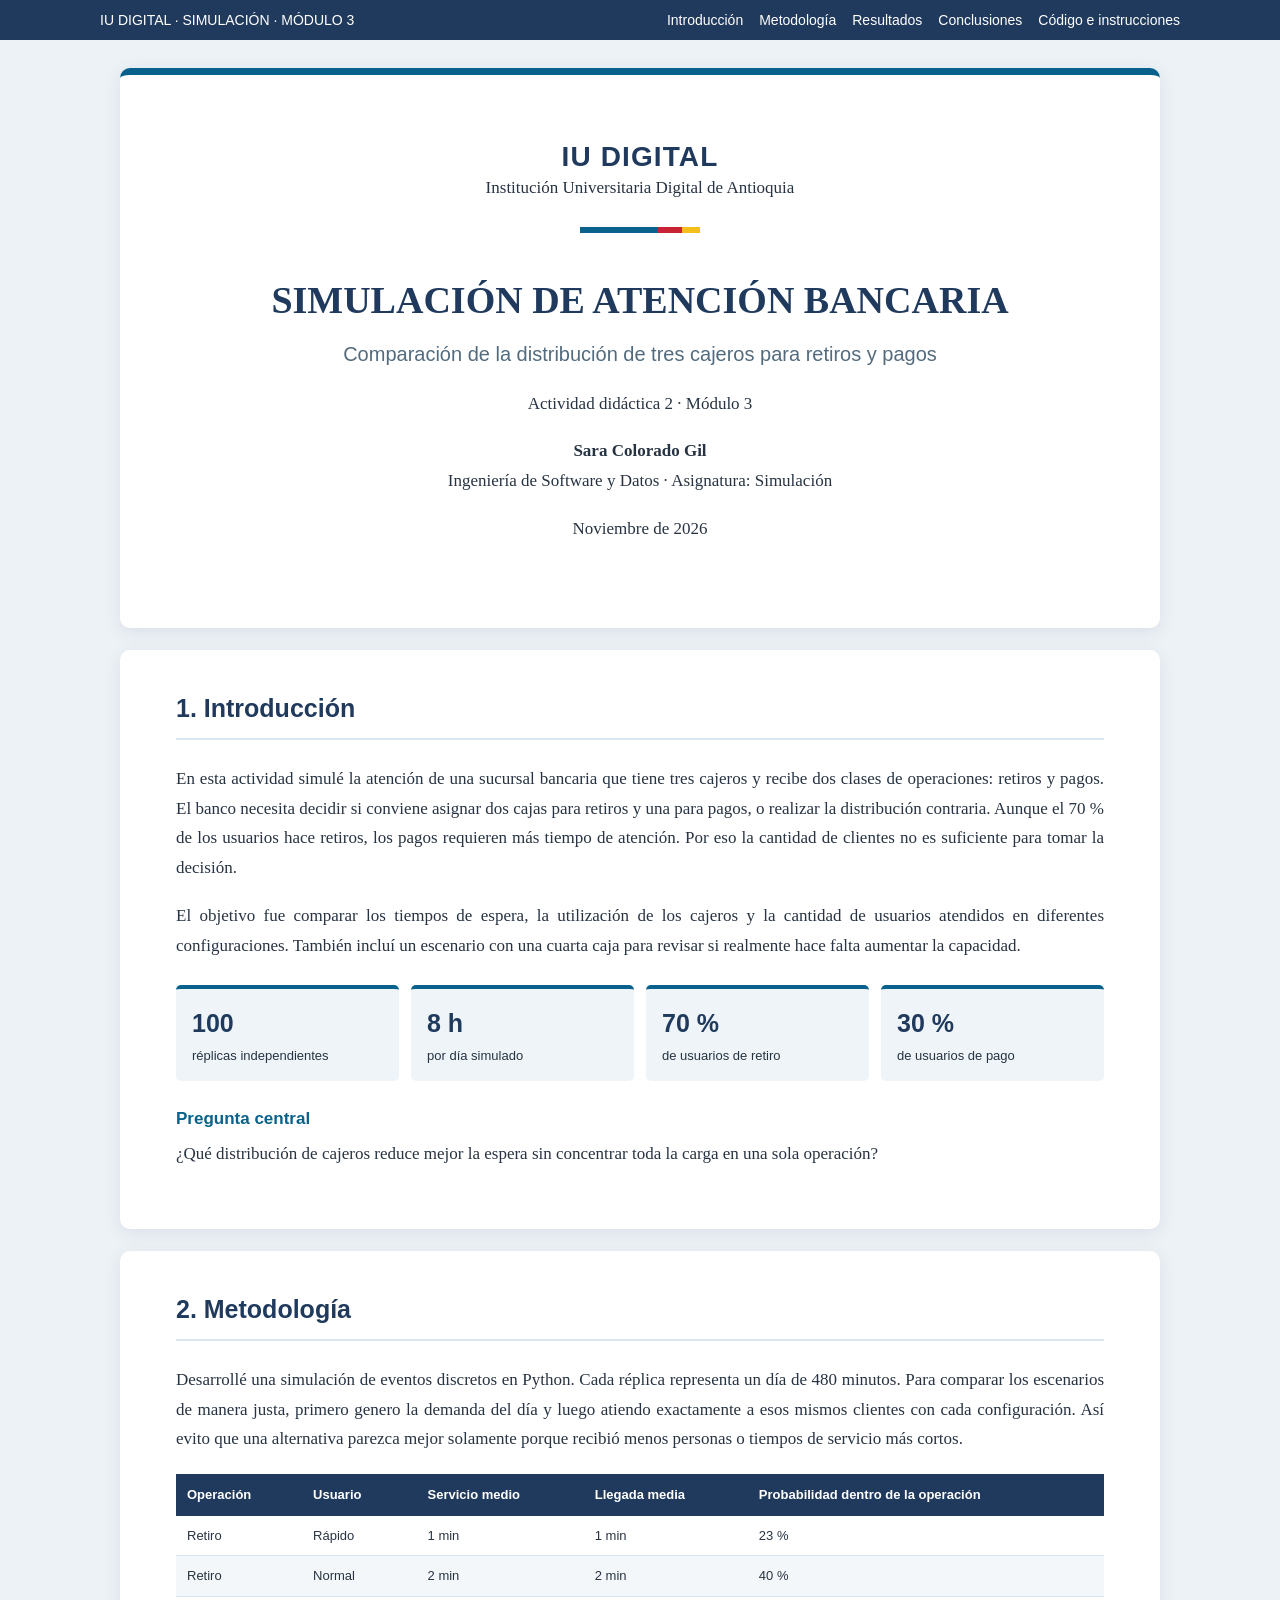
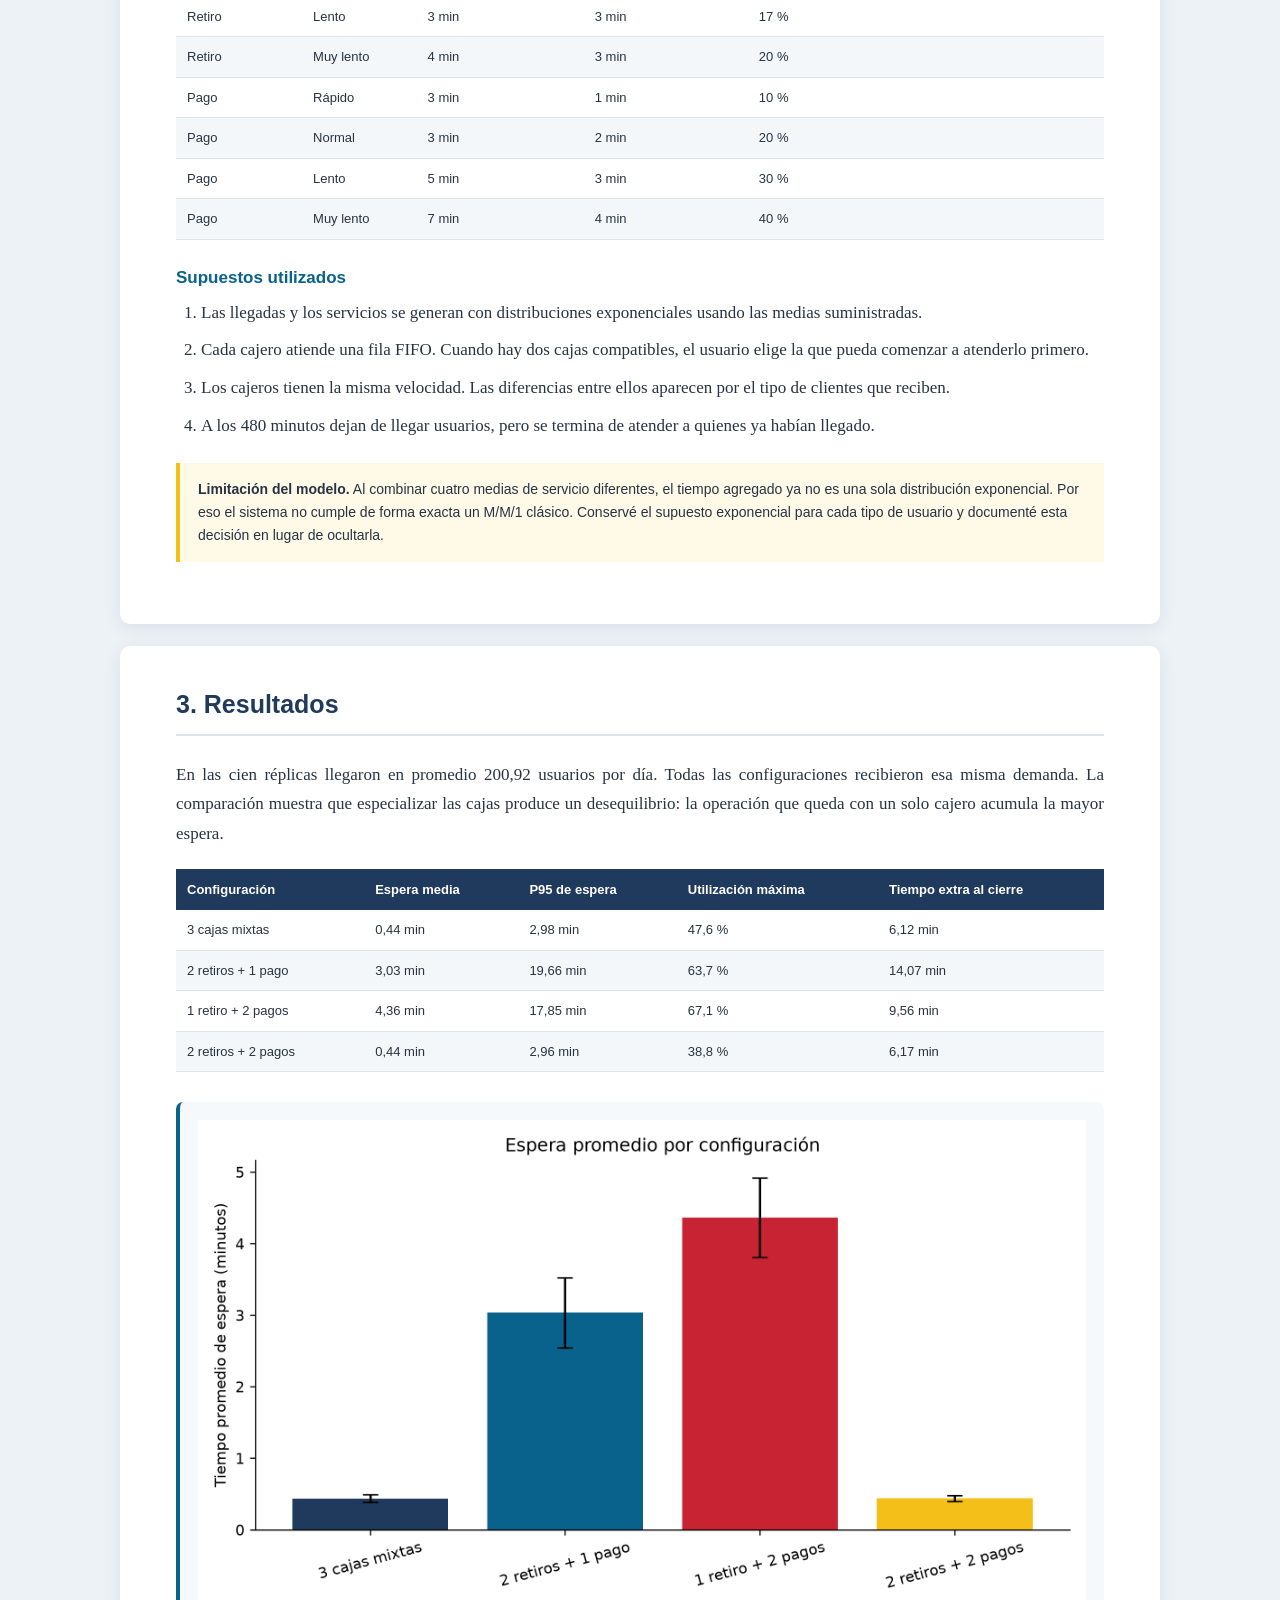
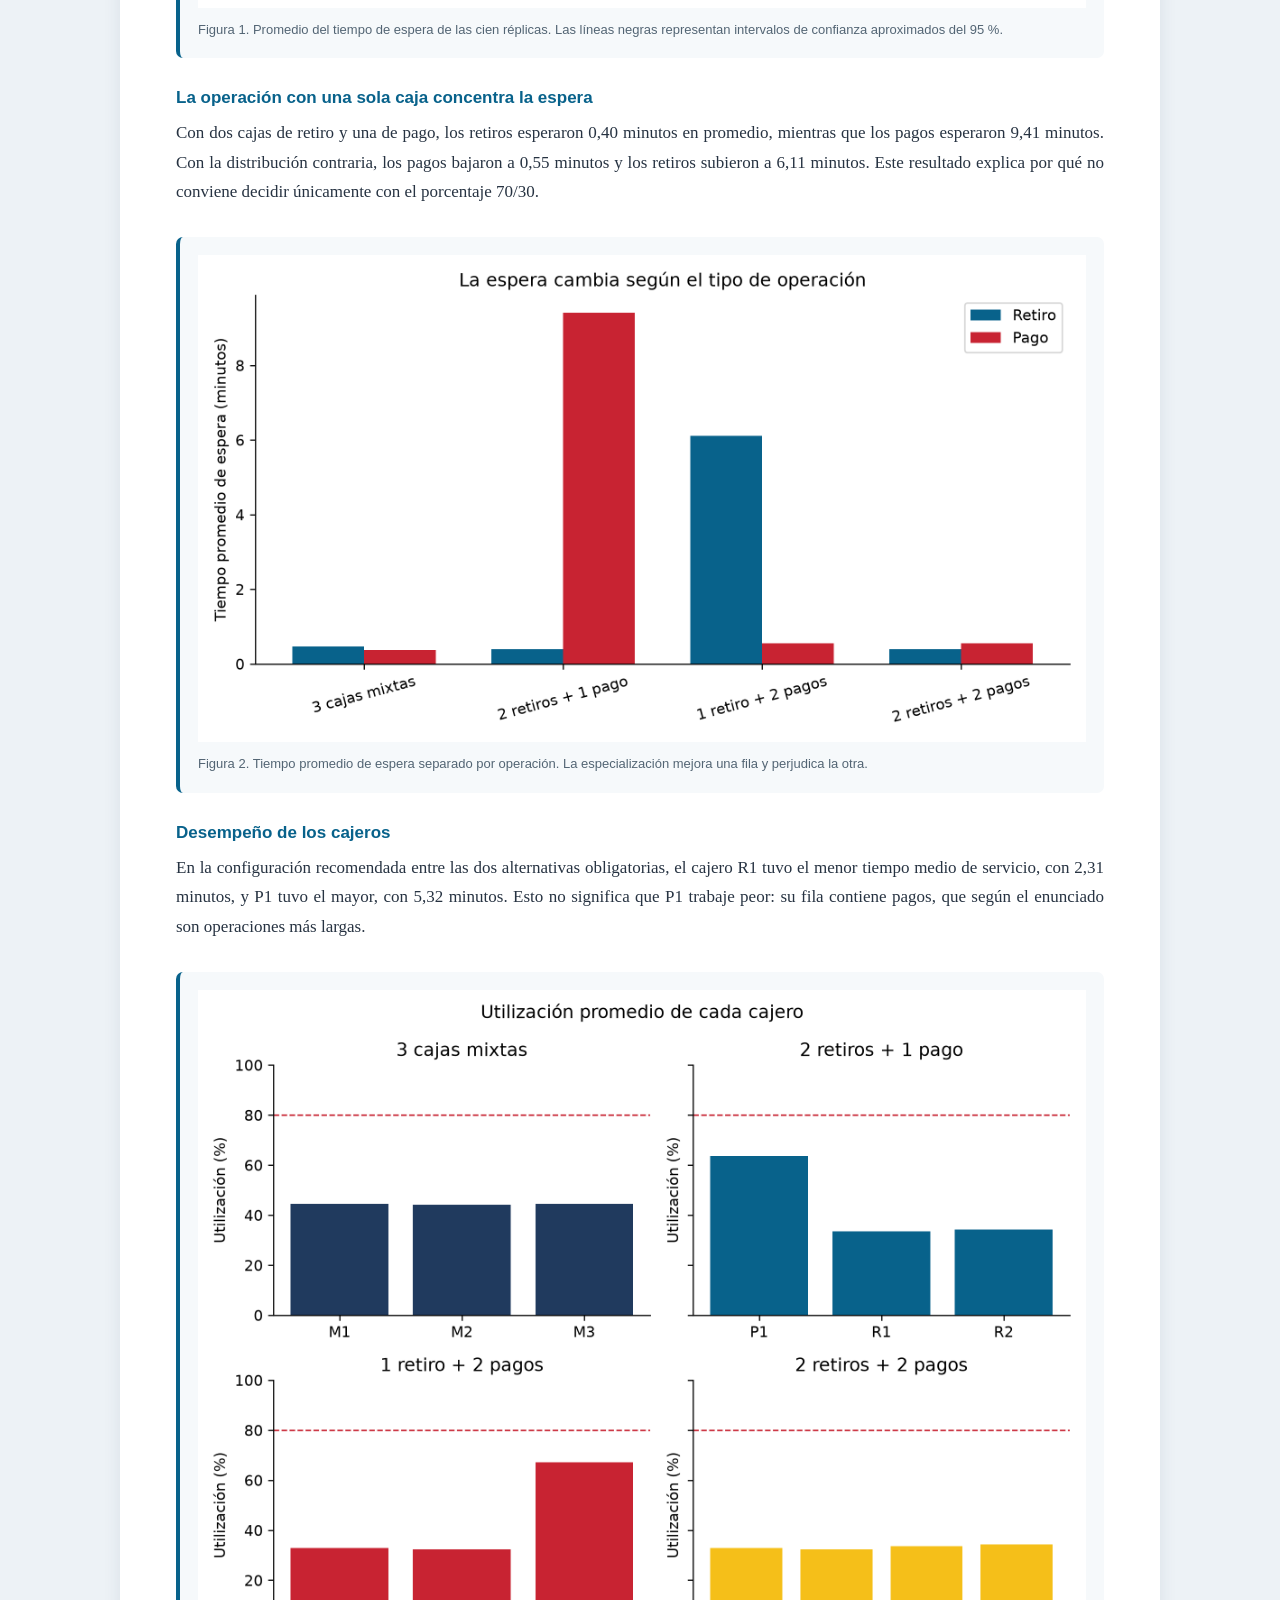
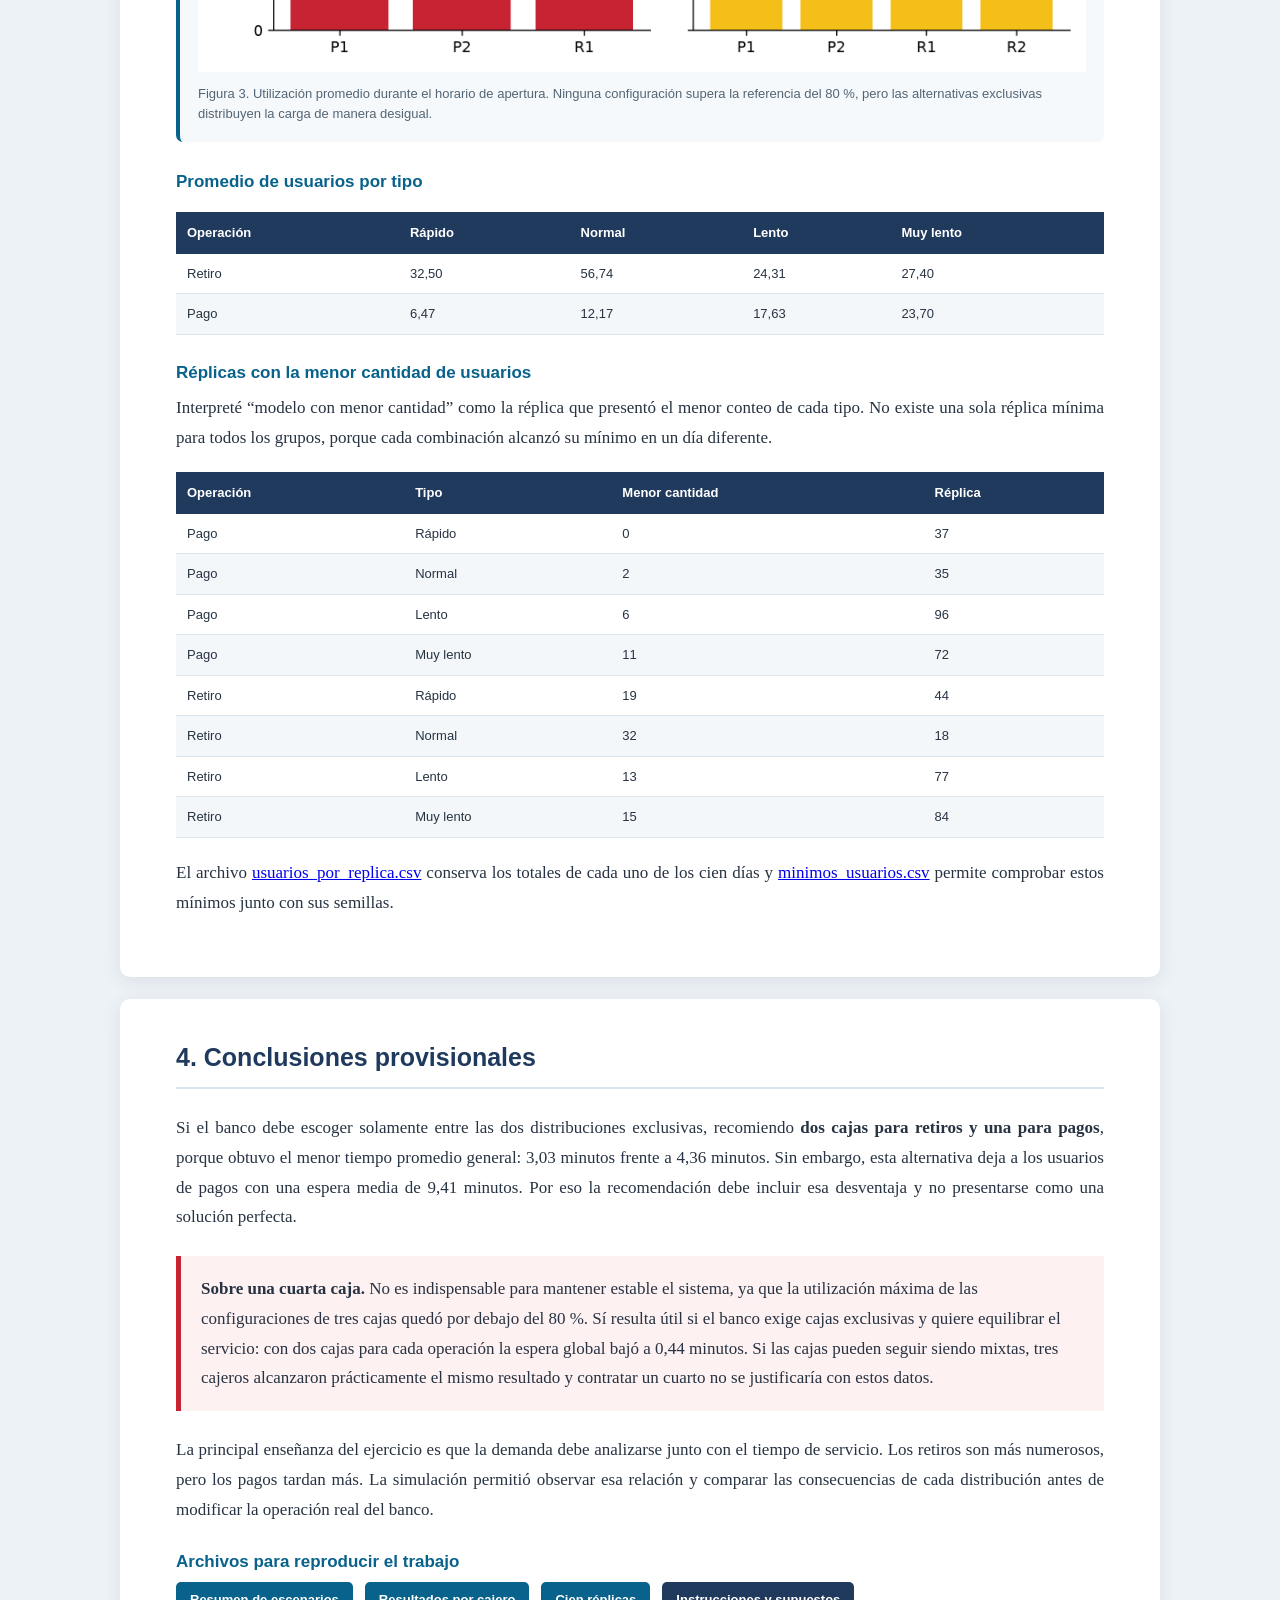
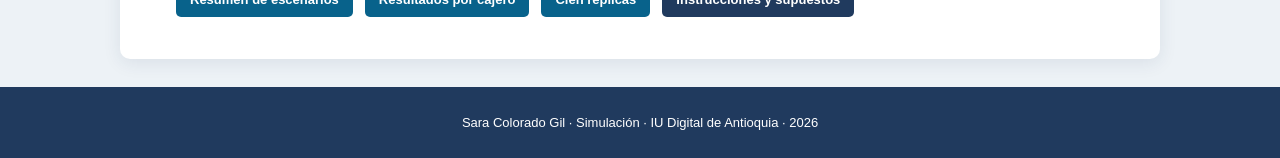
<file: modulo-3/simulacion-bancaria/index.html>
<!doctype html>
<html lang="es">
<head>
  <meta charset="utf-8">
  <meta name="viewport" content="width=device-width,initial-scale=1">
  <title>Simulación de atención bancaria | IU Digital</title>
  <link rel="stylesheet" href="style.css">
</head>
<body>
  <header class="barra">
    <span>IU DIGITAL · SIMULACIÓN · MÓDULO 3</span>
    <nav>
      <a href="#introduccion">Introducción</a>
      <a href="#metodologia">Metodología</a>
      <a href="#resultados">Resultados</a>
      <a href="#conclusiones">Conclusiones</a>
      <a href="README.md">Código e instrucciones</a>
    </nav>
  </header>

  <main>
    <section class="portada">
      <div class="marca">IU DIGITAL</div>
      <div>Institución Universitaria Digital de Antioquia</div>
      <div class="linea"></div>
      <h1>SIMULACIÓN DE ATENCIÓN BANCARIA
        <small>Comparación de la distribución de tres cajeros para retiros y pagos</small>
      </h1>
      <p style="text-align:center">Actividad didáctica 2 · Módulo 3</p>
      <p style="text-align:center"><b>Sara Colorado Gil</b><br>Ingeniería de Software y Datos · Asignatura: Simulación</p>
      <p style="text-align:center">Noviembre de 2026</p>
    </section>

    <section class="seccion" id="introduccion">
      <h2>1. Introducción</h2>
      <p>En esta actividad simulé la atención de una sucursal bancaria que tiene tres cajeros y recibe dos clases de operaciones: retiros y pagos. El banco necesita decidir si conviene asignar dos cajas para retiros y una para pagos, o realizar la distribución contraria. Aunque el 70 % de los usuarios hace retiros, los pagos requieren más tiempo de atención. Por eso la cantidad de clientes no es suficiente para tomar la decisión.</p>
      <p>El objetivo fue comparar los tiempos de espera, la utilización de los cajeros y la cantidad de usuarios atendidos en diferentes configuraciones. También incluí un escenario con una cuarta caja para revisar si realmente hace falta aumentar la capacidad.</p>
      <div class="resumen">
        <div class="dato"><strong>100</strong>réplicas independientes</div>
        <div class="dato"><strong>8 h</strong>por día simulado</div>
        <div class="dato"><strong>70 %</strong>de usuarios de retiro</div>
        <div class="dato"><strong>30 %</strong>de usuarios de pago</div>
      </div>
      <h3>Pregunta central</h3>
      <p>¿Qué distribución de cajeros reduce mejor la espera sin concentrar toda la carga en una sola operación?</p>
    </section>

    <section class="seccion" id="metodologia">
      <h2>2. Metodología</h2>
      <p>Desarrollé una simulación de eventos discretos en Python. Cada réplica representa un día de 480 minutos. Para comparar los escenarios de manera justa, primero genero la demanda del día y luego atiendo exactamente a esos mismos clientes con cada configuración. Así evito que una alternativa parezca mejor solamente porque recibió menos personas o tiempos de servicio más cortos.</p>

      <div class="tabla">
        <table>
          <thead><tr><th>Operación</th><th>Usuario</th><th>Servicio medio</th><th>Llegada media</th><th>Probabilidad dentro de la operación</th></tr></thead>
          <tbody>
            <tr><td>Retiro</td><td>Rápido</td><td>1 min</td><td>1 min</td><td>23 %</td></tr>
            <tr><td>Retiro</td><td>Normal</td><td>2 min</td><td>2 min</td><td>40 %</td></tr>
            <tr><td>Retiro</td><td>Lento</td><td>3 min</td><td>3 min</td><td>17 %</td></tr>
            <tr><td>Retiro</td><td>Muy lento</td><td>4 min</td><td>3 min</td><td>20 %</td></tr>
            <tr><td>Pago</td><td>Rápido</td><td>3 min</td><td>1 min</td><td>10 %</td></tr>
            <tr><td>Pago</td><td>Normal</td><td>3 min</td><td>2 min</td><td>20 %</td></tr>
            <tr><td>Pago</td><td>Lento</td><td>5 min</td><td>3 min</td><td>30 %</td></tr>
            <tr><td>Pago</td><td>Muy lento</td><td>7 min</td><td>4 min</td><td>40 %</td></tr>
          </tbody>
        </table>
      </div>

      <h3>Supuestos utilizados</h3>
      <ol>
        <li>Las llegadas y los servicios se generan con distribuciones exponenciales usando las medias suministradas.</li>
        <li>Cada cajero atiende una fila FIFO. Cuando hay dos cajas compatibles, el usuario elige la que pueda comenzar a atenderlo primero.</li>
        <li>Los cajeros tienen la misma velocidad. Las diferencias entre ellos aparecen por el tipo de clientes que reciben.</li>
        <li>A los 480 minutos dejan de llegar usuarios, pero se termina de atender a quienes ya habían llegado.</li>
      </ol>

      <div class="nota"><b>Limitación del modelo.</b> Al combinar cuatro medias de servicio diferentes, el tiempo agregado ya no es una sola distribución exponencial. Por eso el sistema no cumple de forma exacta un M/M/1 clásico. Conservé el supuesto exponencial para cada tipo de usuario y documenté esta decisión en lugar de ocultarla.</div>
    </section>

    <section class="seccion" id="resultados">
      <h2>3. Resultados</h2>
      <p>En las cien réplicas llegaron en promedio 200,92 usuarios por día. Todas las configuraciones recibieron esa misma demanda. La comparación muestra que especializar las cajas produce un desequilibrio: la operación que queda con un solo cajero acumula la mayor espera.</p>

      <div class="tabla">
        <table>
          <thead><tr><th>Configuración</th><th>Espera media</th><th>P95 de espera</th><th>Utilización máxima</th><th>Tiempo extra al cierre</th></tr></thead>
          <tbody>
            <tr><td>3 cajas mixtas</td><td>0,44 min</td><td>2,98 min</td><td>47,6 %</td><td>6,12 min</td></tr>
            <tr><td>2 retiros + 1 pago</td><td>3,03 min</td><td>19,66 min</td><td>63,7 %</td><td>14,07 min</td></tr>
            <tr><td>1 retiro + 2 pagos</td><td>4,36 min</td><td>17,85 min</td><td>67,1 %</td><td>9,56 min</td></tr>
            <tr><td>2 retiros + 2 pagos</td><td>0,44 min</td><td>2,96 min</td><td>38,8 %</td><td>6,17 min</td></tr>
          </tbody>
        </table>
      </div>

      <figure>
        <img src="figuras/espera_escenarios.png" alt="Espera promedio de las cuatro configuraciones">
        <figcaption>Figura 1. Promedio del tiempo de espera de las cien réplicas. Las líneas negras representan intervalos de confianza aproximados del 95 %.</figcaption>
      </figure>

      <h3>La operación con una sola caja concentra la espera</h3>
      <p>Con dos cajas de retiro y una de pago, los retiros esperaron 0,40 minutos en promedio, mientras que los pagos esperaron 9,41 minutos. Con la distribución contraria, los pagos bajaron a 0,55 minutos y los retiros subieron a 6,11 minutos. Este resultado explica por qué no conviene decidir únicamente con el porcentaje 70/30.</p>

      <figure>
        <img src="figuras/espera_por_accion.png" alt="Espera de retiros y pagos en cada configuración">
        <figcaption>Figura 2. Tiempo promedio de espera separado por operación. La especialización mejora una fila y perjudica la otra.</figcaption>
      </figure>

      <h3>Desempeño de los cajeros</h3>
      <p>En la configuración recomendada entre las dos alternativas obligatorias, el cajero R1 tuvo el menor tiempo medio de servicio, con 2,31 minutos, y P1 tuvo el mayor, con 5,32 minutos. Esto no significa que P1 trabaje peor: su fila contiene pagos, que según el enunciado son operaciones más largas.</p>

      <figure>
        <img src="figuras/utilizacion_cajeros.png" alt="Utilización de los cajeros por configuración">
        <figcaption>Figura 3. Utilización promedio durante el horario de apertura. Ninguna configuración supera la referencia del 80 %, pero las alternativas exclusivas distribuyen la carga de manera desigual.</figcaption>
      </figure>

      <h3>Promedio de usuarios por tipo</h3>
      <div class="tabla">
        <table>
          <thead><tr><th>Operación</th><th>Rápido</th><th>Normal</th><th>Lento</th><th>Muy lento</th></tr></thead>
          <tbody>
            <tr><td>Retiro</td><td>32,50</td><td>56,74</td><td>24,31</td><td>27,40</td></tr>
            <tr><td>Pago</td><td>6,47</td><td>12,17</td><td>17,63</td><td>23,70</td></tr>
          </tbody>
        </table>
      </div>
      <h3>Réplicas con la menor cantidad de usuarios</h3>
      <p>Interpreté “modelo con menor cantidad” como la réplica que presentó el menor conteo de cada tipo. No existe una sola réplica mínima para todos los grupos, porque cada combinación alcanzó su mínimo en un día diferente.</p>
      <div class="tabla">
        <table>
          <thead><tr><th>Operación</th><th>Tipo</th><th>Menor cantidad</th><th>Réplica</th></tr></thead>
          <tbody>
            <tr><td>Pago</td><td>Rápido</td><td>0</td><td>37</td></tr>
            <tr><td>Pago</td><td>Normal</td><td>2</td><td>35</td></tr>
            <tr><td>Pago</td><td>Lento</td><td>6</td><td>96</td></tr>
            <tr><td>Pago</td><td>Muy lento</td><td>11</td><td>72</td></tr>
            <tr><td>Retiro</td><td>Rápido</td><td>19</td><td>44</td></tr>
            <tr><td>Retiro</td><td>Normal</td><td>32</td><td>18</td></tr>
            <tr><td>Retiro</td><td>Lento</td><td>13</td><td>77</td></tr>
            <tr><td>Retiro</td><td>Muy lento</td><td>15</td><td>84</td></tr>
          </tbody>
        </table>
      </div>
      <p>El archivo <a href="resultados/usuarios_por_replica.csv">usuarios_por_replica.csv</a> conserva los totales de cada uno de los cien días y <a href="resultados/minimos_usuarios.csv">minimos_usuarios.csv</a> permite comprobar estos mínimos junto con sus semillas.</p>
    </section>

    <section class="seccion" id="conclusiones">
      <h2>4. Conclusiones provisionales</h2>
      <p>Si el banco debe escoger solamente entre las dos distribuciones exclusivas, recomiendo <b>dos cajas para retiros y una para pagos</b>, porque obtuvo el menor tiempo promedio general: 3,03 minutos frente a 4,36 minutos. Sin embargo, esta alternativa deja a los usuarios de pagos con una espera media de 9,41 minutos. Por eso la recomendación debe incluir esa desventaja y no presentarse como una solución perfecta.</p>

      <div class="decision"><b>Sobre una cuarta caja.</b> No es indispensable para mantener estable el sistema, ya que la utilización máxima de las configuraciones de tres cajas quedó por debajo del 80 %. Sí resulta útil si el banco exige cajas exclusivas y quiere equilibrar el servicio: con dos cajas para cada operación la espera global bajó a 0,44 minutos. Si las cajas pueden seguir siendo mixtas, tres cajeros alcanzaron prácticamente el mismo resultado y contratar un cuarto no se justificaría con estos datos.</div>

      <p>La principal enseñanza del ejercicio es que la demanda debe analizarse junto con el tiempo de servicio. Los retiros son más numerosos, pero los pagos tardan más. La simulación permitió observar esa relación y comparar las consecuencias de cada distribución antes de modificar la operación real del banco.</p>

      <h3>Archivos para reproducir el trabajo</h3>
      <div class="enlaces">
        <a class="boton" href="resultados/resumen_escenarios.csv">Resumen de escenarios</a>
        <a class="boton" href="resultados/resumen_cajeros.csv">Resultados por cajero</a>
        <a class="boton" href="resultados/replicas.csv">Cien réplicas</a>
        <a class="boton secundario" href="README.md">Instrucciones y supuestos</a>
      </div>
    </section>
  </main>

  <footer>Sara Colorado Gil · Simulación · IU Digital de Antioquia · 2026</footer>
</body>
</html>
</file>
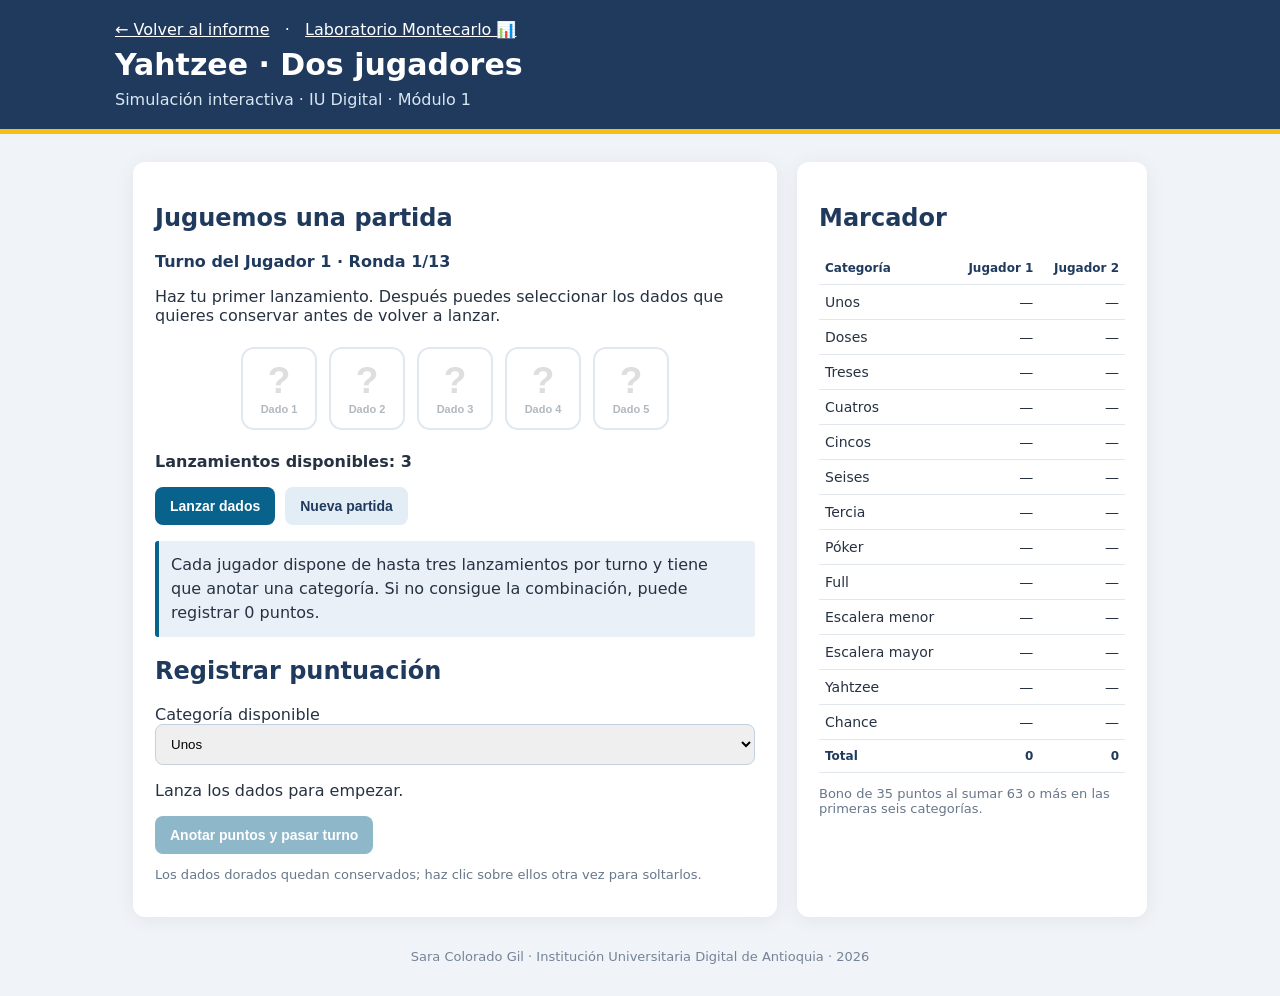
<file: demo.html>
<!doctype html>
<html lang="es">
<head>
<meta charset="utf-8">
<meta name="viewport" content="width=device-width,initial-scale=1">
<title>Yahtzee | Demostración interactiva</title>
<style>
:root{--azul:#203a5e;--celeste:#08628b;--rojo:#c82332;--amarillo:#f5bf19;--fondo:#f0f4f8}
*{box-sizing:border-box}body{margin:0;background:var(--fondo);color:#263242;font:16px system-ui,Arial}
header{background:var(--azul);color:white;padding:20px max(20px,calc((100vw - 1050px)/2));border-bottom:5px solid var(--amarillo)}
header a{color:#fff}main{max-width:1050px;margin:28px auto;padding:0 18px}
h1{margin:8px 0;font-size:30px}h2{color:var(--azul)}
.sub{color:#d8e7f2}.layout{display:grid;grid-template-columns:1fr 350px;gap:20px}
.panel{background:#fff;border-radius:12px;padding:22px;box-shadow:0 3px 20px #16274010}
.dados{display:flex;gap:12px;justify-content:center;flex-wrap:wrap;margin:22px 0}
.dado{width:76px;height:83px;border:2px solid #bdcddc;border-radius:13px;background:white;font-size:37px;cursor:pointer;display:flex;flex-direction:column;align-items:center;justify-content:center;line-height:1}
.dado.guardado{background:#fff4d1;border-color:var(--amarillo)}
.dado small{font-size:11px;color:#526575;margin-top:5px}
button{cursor:pointer;border:0;border-radius:8px;padding:11px 15px;font-weight:700;font-size:14px}
.primary{background:var(--celeste);color:white}.secondary{background:#e3edf6;color:var(--azul)}
button:disabled{opacity:.45;cursor:not-allowed}select{padding:11px;border:1px solid #c3d1df;border-radius:8px;max-width:100%;width:100%}
.actions{display:flex;gap:10px;flex-wrap:wrap;margin-top:16px}
table{width:100%;border-collapse:collapse;font-size:14px}
th,td{padding:9px 6px;border-bottom:1px solid #e2e7ed;text-align:left}
td:not(:first-child),th:not(:first-child){text-align:right}
th{color:var(--azul);font-size:12px}tr.current{background:#fff6e3}
.notice{padding:12px;background:#eaf0f7;border-left:4px solid var(--celeste);line-height:1.5;border-radius:3px;margin:16px 0}
.note{font-size:13px;color:#68778a}
#estado{font-weight:650;color:var(--azul)}
footer{margin:32px 0;color:#748397;font-size:13px;text-align:center}
@media(max-width:780px){.layout{grid-template-columns:1fr}.dado{width:57px;height:69px;font-size:30px}header{padding:20px}}
</style>
</head>
<body>
<header><a href="index.html">← Volver al informe</a> &nbsp; · &nbsp; <a href="laboratorio.html">Laboratorio Montecarlo 📊</a><h1>Yahtzee · Dos jugadores</h1><div class="sub">Simulación interactiva · IU Digital · Módulo 1</div></header>
<main>
<div class="layout">
<section class="panel">
<h2>Juguemos una partida</h2>
<p id="estado">Turno del Jugador 1</p>
<p>Haz tu primer lanzamiento. Después puedes seleccionar los dados que quieres conservar antes de volver a lanzar.</p>
<div class="dados" id="dados" aria-label="Dados"></div>
<div><strong id="intentos">Lanzamientos disponibles: 3</strong></div>
<div class="actions"><button id="lanzar" class="primary">Lanzar dados</button><button id="reiniciar" class="secondary">Nueva partida</button></div>
<div class="notice">Cada jugador dispone de hasta tres lanzamientos por turno y tiene que anotar una categoría. Si no consigue la combinación, puede registrar 0 puntos.</div>
<h2>Registrar puntuación</h2>
<label for="categoria">Categoría disponible</label>
<select id="categoria"></select>
<p id="puntaje">Lanza los dados para consultar los puntos de cada categoría.</p>
<button id="anotar" class="primary" disabled>Anotar puntos y pasar turno</button>
<p class="note">Los dados dorados quedan conservados; haz clic sobre ellos otra vez para soltarlos.</p>
</section>
<section class="panel"><h2>Marcador</h2><table><thead><tr><th>Categoría</th><th>Jugador 1</th><th>Jugador 2</th></tr></thead><tbody id="tabla"></tbody></table><p class="note">Bono de 35 puntos al sumar 63 o más en las primeras seis categorías.</p><p id="ganador"></p></section>
</div>
<footer>Sara Colorado Gil · Institución Universitaria Digital de Antioquia · 2026</footer>
</main>
<script>
const nombres=["Unos","Doses","Treses","Cuatros","Cincos","Seises","Tercia","Póker","Full","Escalera menor","Escalera mayor","Yahtzee","Chance"];
const claves=["unos","doses","treses","cuatros","cincos","seises","tercia","poker","full","escalera_menor","escalera_mayor","yahtzee","chance"];
let dados=[0,0,0,0,0],guardados=[false,false,false,false,false],tiros=0,jugador=0,cartones=[{},{}],terminado=false;
const $=x=>document.getElementById(x);
function puntos(c){
const hist={};dados.forEach(x=>hist[x]=(hist[x]||0)+1);
const valores=Object.values(hist),unicos=new Set(dados),suma=dados.reduce((a,b)=>a+b,0);
if(c<6)return dados.filter(x=>x===c+1).reduce((a,b)=>a+b,0);
if(c===6)return Math.max(...valores)>=3?suma:0;
if(c===7)return Math.max(...valores)>=4?suma:0;
if(c===8)return valores.sort().join(",")==="2,3"?25:0;
if(c===9)return [1,2,3].some(i=>[i,i+1,i+2,i+3].every(x=>unicos.has(x)))?30:0;
if(c===10)return [[1,2,3,4,5],[2,3,4,5,6]].some(g=>g.every(x=>unicos.has(x)))?40:0;
if(c===11)return unicos.size===1?50:0;
return suma;
}
function total(n){const c=cartones[n];let s=Object.values(c).reduce((a,b)=>a+b,0),arriba=claves.slice(0,6).reduce((a,k)=>a+(c[k]||0),0);return s+(arriba>=63?35:0)}
function mostrar(){
$("dados").innerHTML=dados.map((d,i)=>'<button class="dado '+(guardados[i]?'guardado':'')+'" data-i="'+i+'" '+(!tiros||tiros===3?'disabled':'')+'>'+(d?["","⚀","⚁","⚂","⚃","⚄","⚅"][d]:"?")+'<small>'+(guardados[i]?'Conservado':'Dado '+(i+1))+'</small></button>').join("");
document.querySelectorAll(".dado").forEach(b=>b.onclick=()=>{const i=+b.dataset.i;guardados[i]=!guardados[i];mostrar()});
$("intentos").textContent="Lanzamientos disponibles: "+(3-tiros);
$("lanzar").disabled=terminado||tiros>=3;
$("anotar").disabled=terminado||tiros===0;
$("estado").textContent=terminado?"Partida finalizada":"Turno del Jugador "+(jugador+1)+" · Ronda "+(Object.keys(cartones[jugador]).length+1)+"/13";
$("categoria").innerHTML=claves.map((k,i)=>({k,i})).filter(x=>cartones[jugador][x.k]===undefined).map(x=>'<option value="'+x.i+'">'+nombres[x.i]+'</option>').join("");
$("tabla").innerHTML=claves.map((k,i)=>'<tr><td>'+nombres[i]+'</td><td>'+(cartones[0][k]??"—")+'</td><td>'+(cartones[1][k]??"—")+'</td></tr>').join("")+'<tr><th>Total</th><th>'+total(0)+'</th><th>'+total(1)+'</th></tr>';
mostrarPuntaje();
}
function mostrarPuntaje(){const c=+$("categoria").value;$("puntaje").textContent=tiros>0&&Number.isInteger(c)?"Puntuación en "+nombres[c]+": "+puntos(c)+" puntos":"Lanza los dados para empezar."}
$("categoria").addEventListener("change",mostrarPuntaje);
$("lanzar").onclick=()=>{if(tiros>=3)return;dados=dados.map((d,i)=>guardados[i]?d:Math.floor(Math.random()*6)+1);tiros++;mostrar()};
$("anotar").onclick=()=>{if(!tiros||terminado)return;const c=+$("categoria").value;cartones[jugador][claves[c]]=puntos(c);if(Object.keys(cartones[0]).length===13&&Object.keys(cartones[1]).length===13){terminado=true;const a=total(0),b=total(1);$("ganador").textContent=a===b?"¡Empate!":("Ganó Jugador "+(a>b?1:2)+" con "+Math.max(a,b)+" puntos");}else jugador=1-jugador;dados=[0,0,0,0,0];guardados=[false,false,false,false,false];tiros=0;mostrar()};
$("reiniciar").onclick=()=>{if(!confirm("¿Empezar una nueva partida?"))return;dados=[0,0,0,0,0];guardados=[false,false,false,false,false];tiros=0;jugador=0;cartones=[{},{}];terminado=false;$("ganador").textContent="";mostrar()};
mostrar();
</script>
</body></html>
</file>
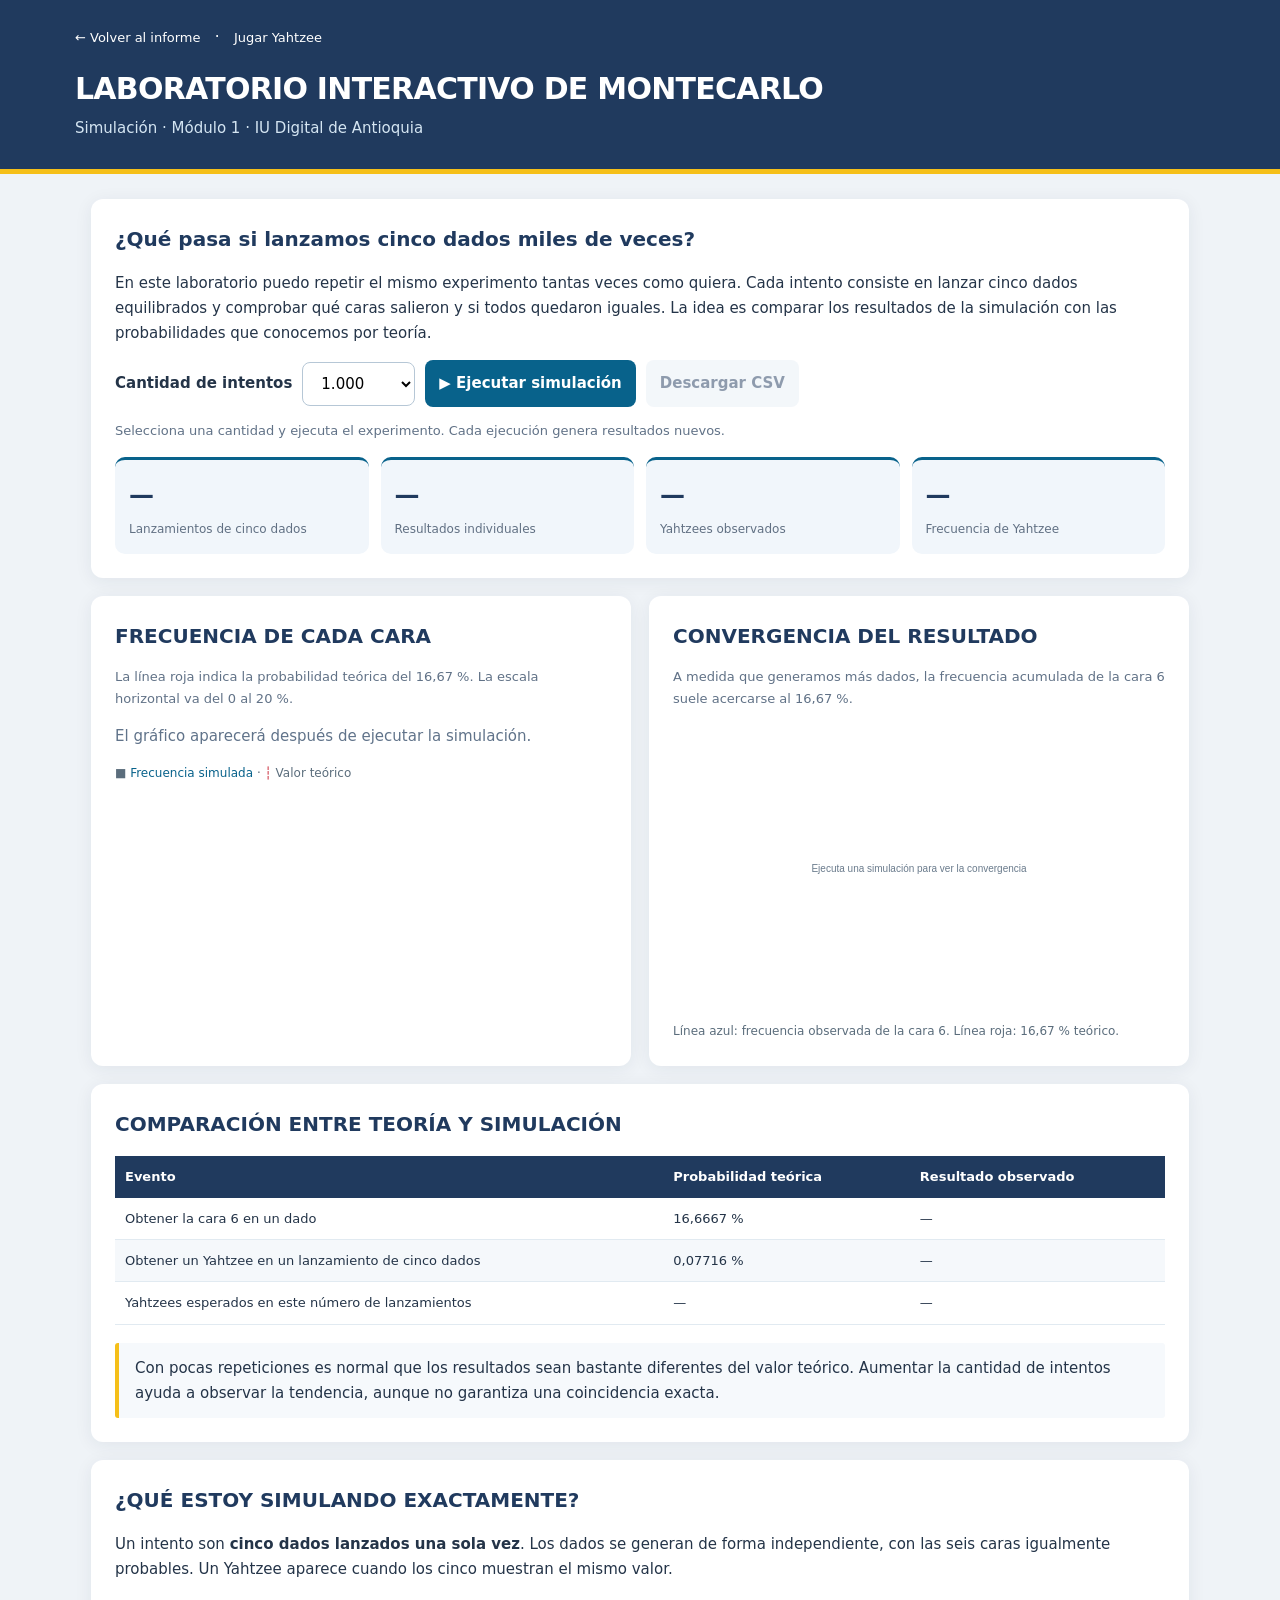
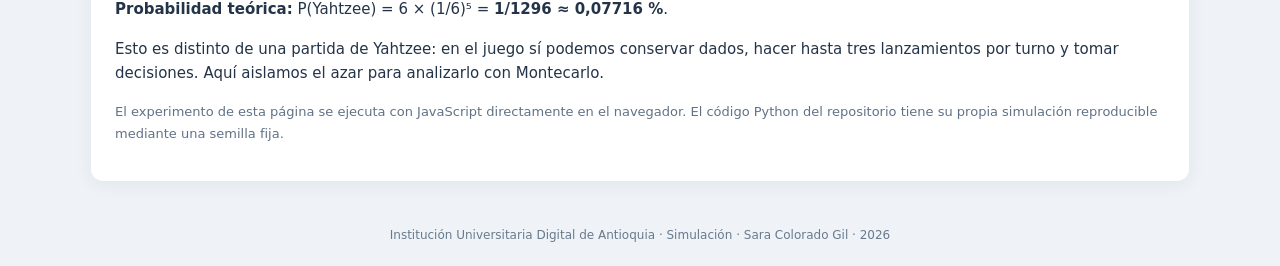
<file: laboratorio.html>
<!doctype html>
<html lang="es">
<head>
<meta charset="utf-8">
<meta name="viewport" content="width=device-width,initial-scale=1">
<title>Laboratorio de Montecarlo | Simulación IU Digital</title>
<style>
:root{--navy:#203a5e;--blue:#08628b;--red:#c82332;--yellow:#f5bf19;--bg:#eff3f7;--ink:#243448}
*{box-sizing:border-box}
body{margin:0;background:var(--bg);font:15px/1.65 system-ui,-apple-system,Segoe UI,sans-serif;color:var(--ink)}
header{background:var(--navy);border-bottom:5px solid var(--yellow);padding:25px max(20px,calc((100vw - 1130px)/2));color:#fff}
header a{color:#fff;text-decoration:none;font-size:13px}
header h1{margin:14px 0 0;font-size:30px;letter-spacing:-.025em}
header p{color:#d4e5f2;margin:3px 0}
main{max-width:1130px;margin:25px auto;padding:0 16px}
h2{font-size:20px;color:var(--navy);margin:0 0 12px}
h3{font-size:15px;color:var(--navy)}
.panel{background:#fff;border-radius:12px;padding:24px;box-shadow:0 3px 18px #162f4b12;margin-bottom:18px}
.grid{display:grid;grid-template-columns:1fr 1fr;gap:18px}
.controls{display:flex;gap:10px;align-items:center;flex-wrap:wrap}
select,button{font:inherit;border-radius:8px;padding:11px 14px}
select{border:1px solid #b6c7d6;background:#fff}
button{border:0;font-weight:700;cursor:pointer;background:var(--blue);color:#fff}
button.secondary{background:#e9f0f7;color:var(--navy)}
button:disabled{opacity:.5;cursor:wait}
.sub{color:#617287;font-size:13px}
.muted{color:#60738a}
.metrics{display:grid;grid-template-columns:repeat(4,1fr);gap:12px;margin-top:16px}
.metric{border-radius:10px;background:#f1f6fb;padding:14px;border-top:3px solid var(--blue)}
.metric .number{display:block;color:var(--navy);font-size:25px;font-weight:750;font-variant-numeric:tabular-nums}
.metric .label{font-size:12px;color:#617083}
.bar-row{display:grid;grid-template-columns:60px 1fr 74px;gap:10px;align-items:center;margin:12px 0;font-size:14px}
.track{background:#e9f0f6;border-radius:12px;height:20px;overflow:hidden;position:relative}
.track:after{content:"";position:absolute;left:83.3333%;top:0;bottom:0;border-left:2px dashed var(--red);opacity:.9}
.fill{height:100%;background:var(--blue);transition:width .25s ease;border-radius:12px}
.legend{font-size:12px;color:#5b6d7c}
.legend b{color:var(--red)}
canvas{width:100%;height:300px;display:block}
.note{background:#f6f9fc;border-left:4px solid var(--yellow);padding:13px 16px;border-radius:3px;margin:18px 0 0}
table{width:100%;border-collapse:collapse;font-size:13px;margin-top:15px}
th{background:var(--navy);color:#fff;text-align:left;padding:10px}
td{padding:10px;border-bottom:1px solid #e1eaf1}
tr:nth-child(even){background:#f5f8fb}
code{background:#eef3f8;border-radius:4px;padding:2px 5px}
footer{text-align:center;padding:20px;color:#687a8d;font-size:12px}
@media(max-width:800px){.grid{grid-template-columns:1fr}.metrics{grid-template-columns:1fr 1fr}header h1{font-size:24px}}
@media(max-width:480px){.metrics{grid-template-columns:1fr}.panel{padding:16px}.bar-row{grid-template-columns:45px 1fr 70px}}
</style>
</head>
<body>
<header>
<nav><a href="index.html">← Volver al informe</a> &nbsp; · &nbsp; <a href="demo.html">Jugar Yahtzee</a></nav>
<h1>LABORATORIO INTERACTIVO DE MONTECARLO</h1>
<p>Simulación · Módulo 1 · IU Digital de Antioquia</p>
</header>
<main>
<section class="panel">
<h2>¿Qué pasa si lanzamos cinco dados miles de veces?</h2>
<p>En este laboratorio puedo repetir el mismo experimento tantas veces como quiera. Cada intento consiste en lanzar cinco dados equilibrados y comprobar qué caras salieron y si todos quedaron iguales. La idea es comparar los resultados de la simulación con las probabilidades que conocemos por teoría.</p>
<div class="controls">
<label for="cantidad"><strong>Cantidad de intentos</strong></label>
<select id="cantidad"><option value="100">100</option><option value="1000" selected>1.000</option><option value="10000">10.000</option><option value="100000">100.000</option></select>
<button id="ejecutar">▶ Ejecutar simulación</button>
<button id="csv" class="secondary" disabled>Descargar CSV</button>
</div>
<p class="sub" id="estado" aria-live="polite">Selecciona una cantidad y ejecuta el experimento. Cada ejecución genera resultados nuevos.</p>
<div class="metrics">
<div class="metric"><span class="number" id="intentos">—</span><span class="label">Lanzamientos de cinco dados</span></div>
<div class="metric"><span class="number" id="caras">—</span><span class="label">Resultados individuales</span></div>
<div class="metric"><span class="number" id="yahtzees">—</span><span class="label">Yahtzees observados</span></div>
<div class="metric"><span class="number" id="proporcion">—</span><span class="label">Frecuencia de Yahtzee</span></div>
</div>
</section>
<div class="grid">
<section class="panel">
<h2>FRECUENCIA DE CADA CARA</h2>
<p class="sub">La línea roja indica la probabilidad teórica del 16,67 %. La escala horizontal va del 0 al 20 %.</p>
<div id="barras"><p class="muted">El gráfico aparecerá después de ejecutar la simulación.</p></div>
<div class="legend">■ <span style="color:#08628b">Frecuencia simulada</span> · <b>┆</b> Valor teórico</div>
</section>
<section class="panel">
<h2>CONVERGENCIA DEL RESULTADO</h2>
<p class="sub">A medida que generamos más dados, la frecuencia acumulada de la cara 6 suele acercarse al 16,67 %.</p>
<canvas id="convergencia" aria-label="Evolución de la frecuencia acumulada de la cara seis" role="img"></canvas>
<div class="legend">Línea azul: frecuencia observada de la cara 6. Línea roja: 16,67 % teórico.</div>
</section>
</div>
<section class="panel">
<h2>COMPARACIÓN ENTRE TEORÍA Y SIMULACIÓN</h2>
<table><thead><tr><th>Evento</th><th>Probabilidad teórica</th><th>Resultado observado</th></tr></thead><tbody>
<tr><td>Obtener la cara 6 en un dado</td><td>16,6667 %</td><td id="seis">—</td></tr>
<tr><td>Obtener un Yahtzee en un lanzamiento de cinco dados</td><td>0,07716 %</td><td id="yat">—</td></tr>
<tr><td>Yahtzees esperados en este número de lanzamientos</td><td id="esperados">—</td><td id="observados">—</td></tr>
</tbody></table>
<div class="note" id="lectura">Con pocas repeticiones es normal que los resultados sean bastante diferentes del valor teórico. Aumentar la cantidad de intentos ayuda a observar la tendencia, aunque no garantiza una coincidencia exacta.</div>
</section>
<section class="panel">
<h2>¿QUÉ ESTOY SIMULANDO EXACTAMENTE?</h2>
<p>Un intento son <strong>cinco dados lanzados una sola vez</strong>. Los dados se generan de forma independiente, con las seis caras igualmente probables. Un Yahtzee aparece cuando los cinco muestran el mismo valor.</p>
<p><strong>Probabilidad teórica:</strong> P(Yahtzee) = 6 × (1/6)⁵ = <strong>1/1296 ≈ 0,07716 %</strong>.</p>
<p>Esto es distinto de una partida de Yahtzee: en el juego sí podemos conservar dados, hacer hasta tres lanzamientos por turno y tomar decisiones. Aquí aislamos el azar para analizarlo con Montecarlo.</p>
<p class="sub">El experimento de esta página se ejecuta con JavaScript directamente en el navegador. El código Python del repositorio tiene su propia simulación reproducible mediante una semilla fija.</p>
</section>
</main>
<footer>Institución Universitaria Digital de Antioquia · Simulación · Sara Colorado Gil · 2026</footer>
<script>
"use strict";
const $ = id => document.getElementById(id);
const pct = value => (value * 100).toLocaleString("es-CO",{minimumFractionDigits:3,maximumFractionDigits:4}) + " %";
const num = value => value.toLocaleString("es-CO");
let ultimo = null;
function draw(series){
  const canvas=$("convergencia"),ratio=window.devicePixelRatio||1;
  const width=canvas.clientWidth||450,height=300;
  canvas.width=Math.round(width*ratio);canvas.height=Math.round(height*ratio);
  const g=canvas.getContext("2d");g.scale(ratio,ratio);
  const left=49,right=16,top=16,bottom=37,w=width-left-right,h=height-top-bottom;
  g.clearRect(0,0,width,height);g.fillStyle="#fff";g.fillRect(0,0,width,height);
  if(!series||series.length===0){g.fillStyle="#6a7b8c";g.textAlign="center";g.fillText("Ejecuta una simulación para ver la convergencia",width/2,height/2);return;}
  const all=series.map(p=>p[1]);const lo=Math.max(0,Math.min(0.13,...all)-0.025),hi=Math.min(1,Math.max(0.20,...all)+0.025);
  const x=t=>left+(t/series[series.length-1][0])*w;
  const y=v=>top+(hi-v)/(hi-lo)*h;
  g.strokeStyle="#e3ebf2";g.lineWidth=1;g.fillStyle="#66798d";g.font="11px system-ui";g.textAlign="right";
  for(let i=0;i<=4;i++){const v=lo+(hi-lo)*i/4;const yy=y(v);g.beginPath();g.moveTo(left,yy);g.lineTo(left+w,yy);g.stroke();g.fillText((v*100).toFixed(1)+"%",left-7,yy+4);}
  g.save();g.setLineDash([6,5]);g.strokeStyle="#c82332";g.lineWidth=2;g.beginPath();g.moveTo(left,y(1/6));g.lineTo(left+w,y(1/6));g.stroke();g.restore();
  g.strokeStyle="#08628b";g.lineWidth=2.25;g.beginPath();
  series.forEach((p,i)=>{const xx=x(p[0]),yy=y(p[1]);if(i===0)g.moveTo(xx,yy);else g.lineTo(xx,yy)});g.stroke();
  g.textAlign="center";g.fillStyle="#66798d";
  g.fillText("0",left,height-14);g.fillText(num(series[series.length-1][0]),left+w-12,height-14);
  g.fillText("Dados generados (acumulados)",left+w/2,height-2);
}
function simulate(n){
 const counts=[0,0,0,0,0,0],curve=[];let totalSix=0,yahtzee=0;
 const interval=Math.max(1,Math.floor(5*n/300));let seen=0;
 for(let i=0;i<n;i++){
  let first=0,same=true;
  for(let k=0;k<5;k++){
    const die=Math.floor(Math.random()*6)+1;
    counts[die-1]++;if(die===6)totalSix++;
    if(k===0)first=die;else if(die!==first)same=false;
    seen++;
    if(seen===1||seen%interval===0)curve.push([seen,totalSix/seen]);
  }
  if(same)yahtzee++;
 }
 if(curve[curve.length-1][0]!==seen)curve.push([seen,totalSix/seen]);
 return {n,counts,curve,yahtzee};
}
function render(d){
 ultimo=d;
 $("intentos").textContent=num(d.n);$("caras").textContent=num(d.n*5);
 $("yahtzees").textContent=num(d.yahtzee);$("proporcion").textContent=pct(d.yahtzee/d.n);
 $("seis").textContent=pct(d.counts[5]/(5*d.n));$("yat").textContent=pct(d.yahtzee/d.n);
 $("esperados").textContent=(d.n/1296).toLocaleString("es-CO",{maximumFractionDigits:2});
 $("observados").textContent=num(d.yahtzee);
 $("barras").innerHTML=d.counts.map((v,i)=>{
  const p=v/(5*d.n);return '<div class="bar-row"><strong>Cara '+(i+1)+'</strong><div class="track"><div class="fill" style="width:'+Math.min(p/.2*100,100).toFixed(3)+'%"></div></div><span>'+pct(p)+'</span></div>';
 }).join("");
 $("lectura").textContent=d.yahtzee===0
 ? "Esta vez no salió ningún Yahtzee. Es posible, especialmente con pocos intentos: se trata de un evento poco frecuente (aproximadamente uno cada 1.296 lanzamientos)."
 : "En "+num(d.n)+" lanzamientos salieron "+num(d.yahtzee)+" Yahtzees; la cantidad esperada era aproximadamente "+(d.n/1296).toFixed(2).replace(".",",")+". Las dos cifras no tienen que coincidir exactamente porque los resultados son aleatorios.";
 $("estado").textContent="Simulación terminada. Puedes cambiar la cantidad y repetir el experimento.";
 $("csv").disabled=false;draw(d.curve);
}
$("ejecutar").addEventListener("click",()=>{
 const button=$("ejecutar"),n=Number($("cantidad").value);button.disabled=true;$("estado").textContent="Calculando...";
 requestAnimationFrame(()=>setTimeout(()=>{try{render(simulate(n))}finally{button.disabled=false}},20));
});
$("csv").addEventListener("click",()=>{
 if(!ultimo)return;
 const d=ultimo,lines=["tipo,valor,apariciones,frecuencia,probabilidad_teorica"];
 d.counts.forEach((v,i)=>lines.push("cara,"+(i+1)+","+v+","+(v/(5*d.n))+","+(1/6)));
 lines.push("yahtzee,cinco_iguales,"+d.yahtzee+","+(d.yahtzee/d.n)+","+(1/1296));
 const link=document.createElement("a"),url=URL.createObjectURL(new Blob([lines.join("\n")+"\n"],{type:"text/csv;charset=utf-8"}));
 link.href=url;link.download="montecarlo_"+d.n+"_intentos.csv";link.click();setTimeout(()=>URL.revokeObjectURL(url),1000);
});
window.addEventListener("resize",()=>draw(ultimo?.curve));
draw(null);
</script>
</body></html>
</file>
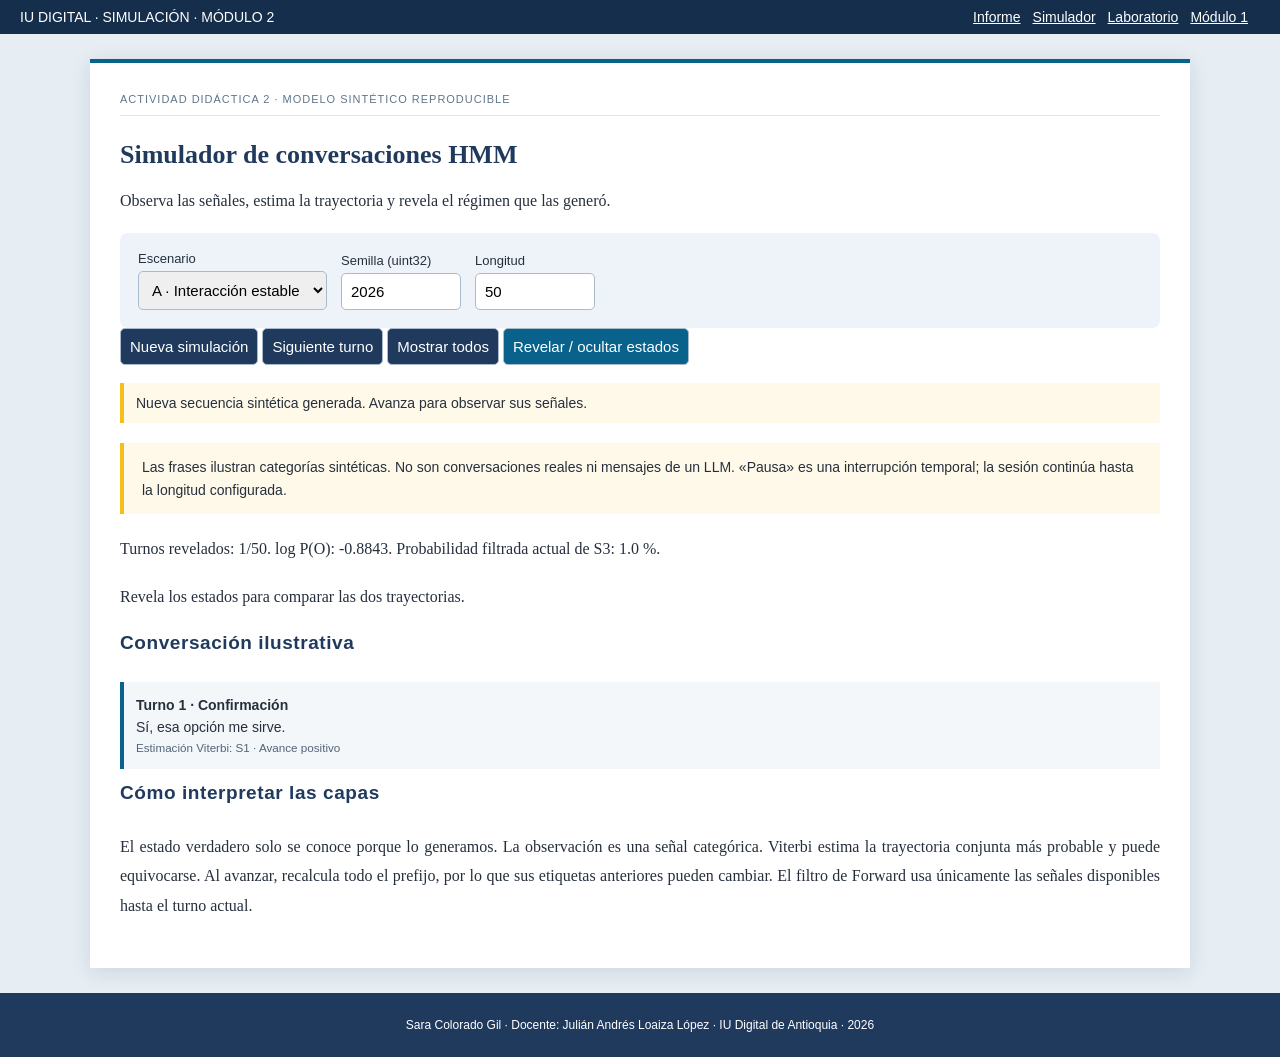
<file: modulo-2/hmm-conversaciones/demo.html>
<!doctype html><html lang="es"><head><meta charset="utf-8"><meta name="viewport" content="width=device-width,initial-scale=1"><title>Simulador de conversaciones HMM | IU Digital</title><link rel="stylesheet" href="style.css?v=20261105-2"></head><body data-mode="demo"><div class="toolbar"><span>IU DIGITAL · SIMULACIÓN · MÓDULO 2</span><nav><a href="index.html">Informe</a><a href="demo.html">Simulador</a><a href="laboratorio.html">Laboratorio</a><a href="../../index.html">Módulo 1</a></nav></div><main class="lab"><div class="kicker">Actividad didáctica 2 · Modelo sintético reproducible</div><h1>Simulador de conversaciones HMM</h1><p>Observa las señales, estima la trayectoria y revela el régimen que las generó.</p><div class="controls" id="controls"></div><p><button id="new">Nueva simulación</button> <button id="next">Siguiente turno</button> <button id="all">Mostrar todos</button> <button id="reveal" class="secondary">Revelar / ocultar estados</button></p><div id="status" class="status" role="status" aria-live="polite"></div><div class="callout">Las frases ilustran categorías sintéticas. No son conversaciones reales ni mensajes de un LLM. «Pausa» es una interrupción temporal; la sesión continúa hasta la longitud configurada.</div><div id="demoMetrics"></div><div id="temporal"></div><h2>Conversación ilustrativa</h2><div id="conversation"></div><h2>Cómo interpretar las capas</h2><p>El estado verdadero solo se conoce porque lo generamos. La observación es una señal categórica. Viterbi estima la trayectoria conjunta más probable y puede equivocarse. Al avanzar, recalcula todo el prefijo, por lo que sus etiquetas anteriores pueden cambiar. El filtro de Forward usa únicamente las señales disponibles hasta el turno actual.</p></main><footer class="site">Sara Colorado Gil · Docente: Julián Andrés Loaiza López · IU Digital de Antioquia · 2026</footer><script src="hmm.js"></script><script src="app.js?v=20261105-2"></script></body></html>
</file>
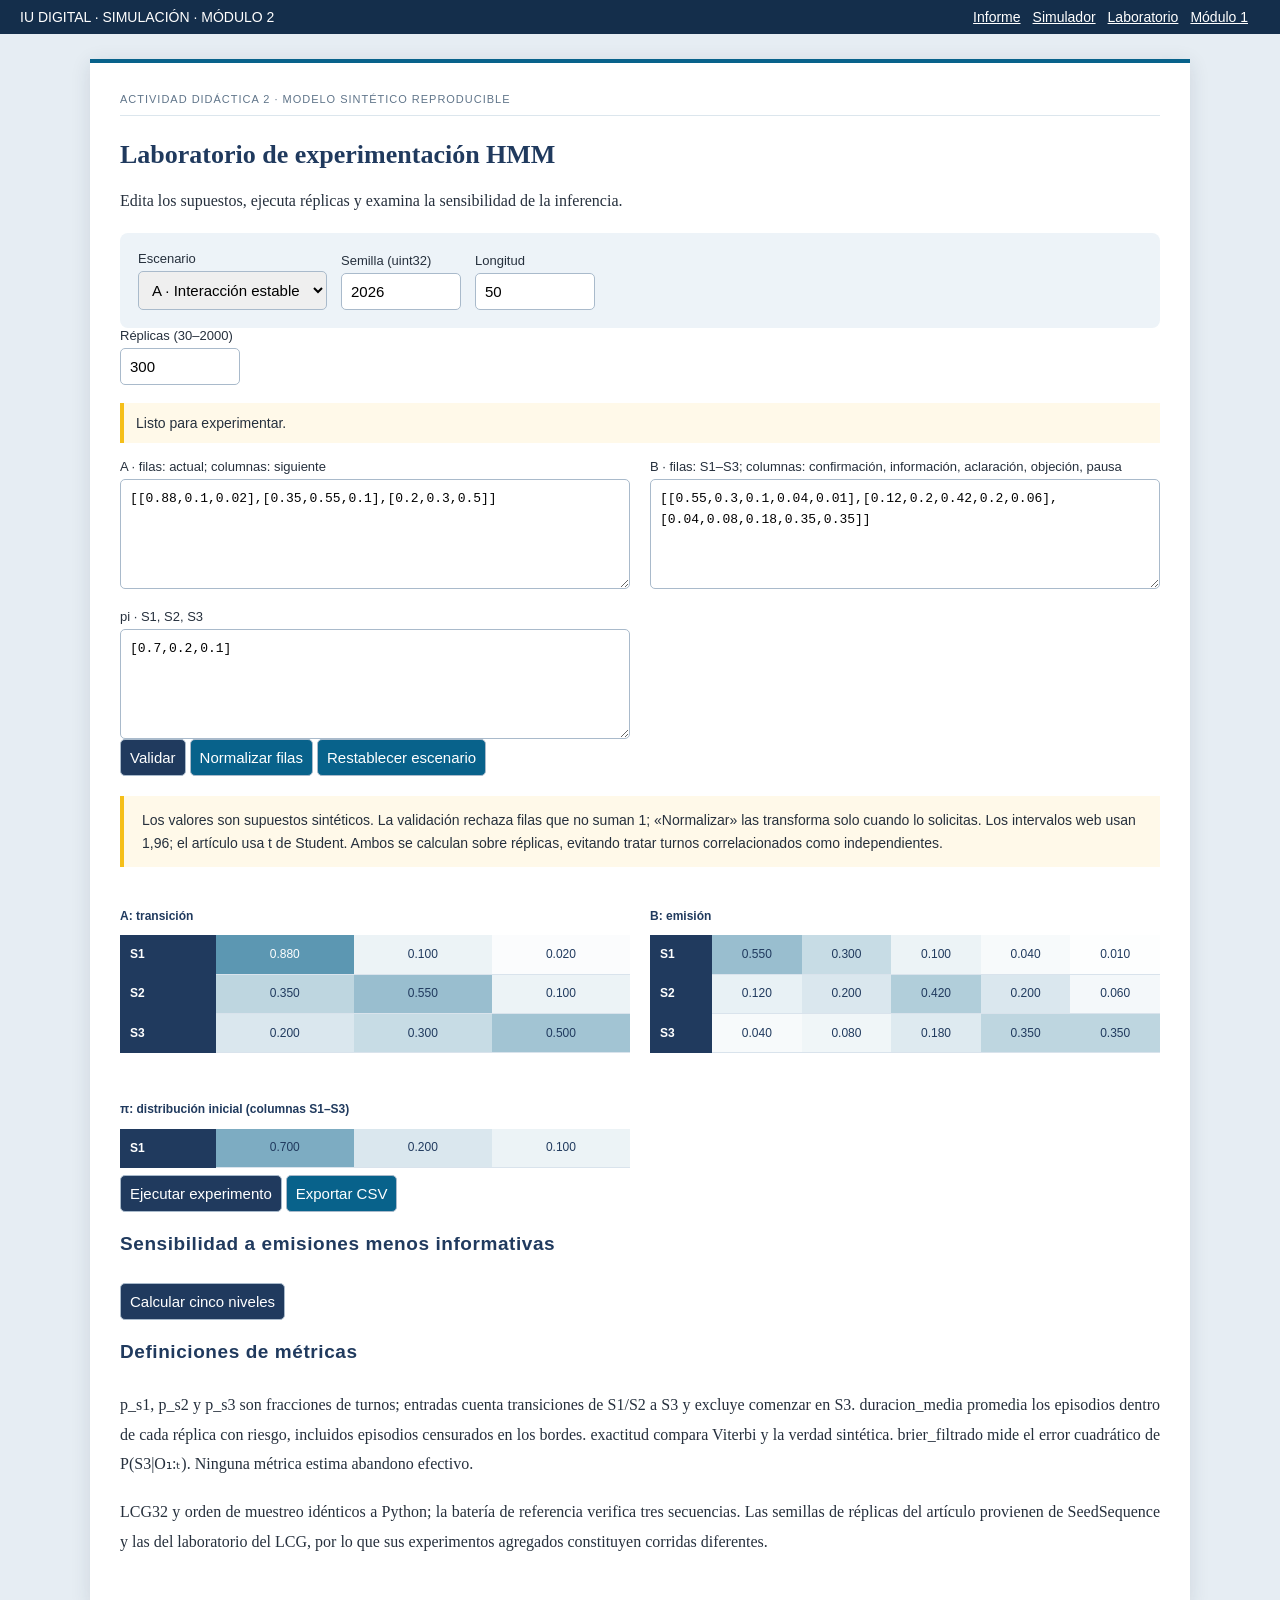
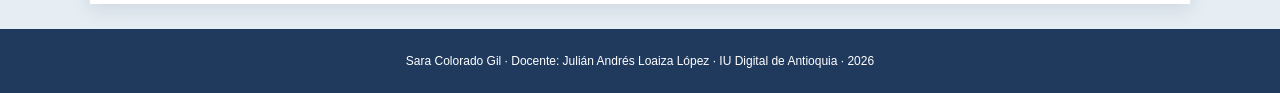
<file: modulo-2/hmm-conversaciones/laboratorio.html>
<!doctype html><html lang="es"><head><meta charset="utf-8"><meta name="viewport" content="width=device-width,initial-scale=1"><title>Laboratorio de experimentación HMM | IU Digital</title><link rel="stylesheet" href="style.css?v=20261105-2"></head><body data-mode="lab"><div class="toolbar"><span>IU DIGITAL · SIMULACIÓN · MÓDULO 2</span><nav><a href="index.html">Informe</a><a href="demo.html">Simulador</a><a href="laboratorio.html">Laboratorio</a><a href="../../index.html">Módulo 1</a></nav></div><main class="lab"><div class="kicker">Actividad didáctica 2 · Modelo sintético reproducible</div><h1>Laboratorio de experimentación HMM</h1><p>Edita los supuestos, ejecuta réplicas y examina la sensibilidad de la inferencia.</p><div class="controls" id="controls"></div><p><label>Réplicas (30–2000)<input id="reps" type="number" min="30" max="2000" value="300"></label></p><div class="status" id="status" role="status" aria-live="polite">Listo para experimentar.</div><div class="grid" id="matrices"></div><p><button id="validate">Validar</button> <button id="normalize" class="secondary">Normalizar filas</button> <button id="reset" class="secondary">Restablecer escenario</button></p><div class="callout">Los valores son supuestos sintéticos. La validación rechaza filas que no suman 1; «Normalizar» las transforma solo cuando lo solicitas. Los intervalos web usan 1,96; el artículo usa t de Student. Ambos se calculan sobre réplicas, evitando tratar turnos correlacionados como independientes.</div><div class="grid" id="heats"></div><p><button id="run">Ejecutar experimento</button> <button id="export" class="secondary">Exportar CSV</button></p><div id="results"></div><h2>Sensibilidad a emisiones menos informativas</h2><p><button id="sensitivity">Calcular cinco niveles</button></p><div id="sensplot"></div><h2>Definiciones de métricas</h2><p>p_s1, p_s2 y p_s3 son fracciones de turnos; entradas cuenta transiciones de S1/S2 a S3 y excluye comenzar en S3. duracion_media promedia los episodios dentro de cada réplica con riesgo, incluidos episodios censurados en los bordes. exactitud compara Viterbi y la verdad sintética. brier_filtrado mide el error cuadrático de P(S3|O₁:ₜ). Ninguna métrica estima abandono efectivo.</p><p>LCG32 y orden de muestreo idénticos a Python; la batería de referencia verifica tres secuencias. Las semillas de réplicas del artículo provienen de SeedSequence y las del laboratorio del LCG, por lo que sus experimentos agregados constituyen corridas diferentes.</p></main><footer class="site">Sara Colorado Gil · Docente: Julián Andrés Loaiza López · IU Digital de Antioquia · 2026</footer><script src="hmm.js"></script><script src="app.js?v=20261105-2"></script></body></html>
</file>
<file: modulo-2/hmm-conversaciones/style.css>
:root{--azul:#203a5e;--rojo:#c82332;--amarillo:#f5bf19;--celeste:#08628b;--tinta:#26303d}
*{box-sizing:border-box}html{scroll-behavior:smooth}body{margin:0;background:#e6edf3;color:var(--tinta);font:16px/1.85 Georgia,"Times New Roman",serif}
.toolbar{position:sticky;top:0;background:#142e4b;color:white;z-index:20;display:flex;justify-content:space-between;align-items:center;padding:9px 20px;font:14px Arial,sans-serif;gap:12px}
.toolbar a,.toolbar button{color:#fff}.toolbar button{background:var(--amarillo);color:var(--azul);border:0;border-radius:6px;padding:9px 15px;cursor:pointer;font-weight:700}
.layout{max-width:1230px;display:grid;grid-template-columns:215px 1fr;gap:22px;margin:24px auto;align-items:start;padding:0 14px}
aside{position:sticky;top:74px;background:#fff;padding:20px 14px;border-radius:10px;font:13px/1.7 Arial,sans-serif;box-shadow:0 4px 18px #1d385314}
aside strong{color:var(--azul);letter-spacing:.07em}aside a{display:block;padding:8px 7px;color:#38566f;text-decoration:none;border-bottom:1px solid #edf1f5}aside a:hover{color:var(--rojo)}
.pages{min-width:0}.page{position:relative;width:210mm;min-height:297mm;margin:0 auto 18px;background:#fff;padding:24mm 23mm 27mm;box-shadow:0 4px 19px #172f481f;page-break-after:always}
.page:before{content:"";position:absolute;top:0;left:0;right:0;height:4px;background:linear-gradient(90deg,var(--celeste) 0 73%,var(--rojo) 73% 88%,var(--amarillo) 88%)}
.footer{position:absolute;bottom:0;left:0;right:0;background:var(--azul);color:white;padding:7px 23mm;display:flex;justify-content:space-between;gap:10px;font:10px Arial,sans-serif}
.kicker{font:11px Arial,sans-serif;color:#60758a;text-transform:uppercase;letter-spacing:.09em;margin-bottom:20px;border-bottom:1px solid #dce6ed;padding-bottom:10px}
h1{font-size:26px;line-height:1.45;color:var(--azul);text-align:center;margin:35px 0}
h2{font:bold 19px/1.5 Arial,sans-serif;letter-spacing:.03em;color:var(--azul);margin:10px 0 24px}
h3{font:bold 14px Arial,sans-serif;color:var(--celeste);margin-top:26px;text-transform:uppercase}
p{margin:0 0 18px;text-align:justify}ul,ol{margin:10px 0 22px;padding-left:25px}li{margin-bottom:9px}
.center{text-align:center}.cover{display:flex;flex-direction:column;align-items:center;justify-content:center;text-align:center;min-height:235mm}
.cover .brand{font:bold 27px Arial,sans-serif;color:var(--azul);margin:10px 0}.cover .divider{height:6px;width:115px;background:linear-gradient(90deg,var(--celeste) 0 65%,var(--rojo) 65% 85%,var(--amarillo) 85%);margin:22px auto}
.cover h1{margin:32px 0 26px}.cover p{text-align:center}.cover .gap{height:55px}
table{border-collapse:collapse;width:100%;margin:20px 0 7px;font:12px/1.6 Arial,sans-serif}
th{background:var(--azul);color:#fff;font-weight:700;text-align:left;padding:10px}
td{border-bottom:1px solid #d9e3ec;padding:9px 10px}tr:nth-child(even) td{background:#f3f7fa}
caption{caption-side:top;text-align:left;color:var(--azul);font-weight:bold;padding:0 0 9px}
.figure{background:#f5f8fb;border-left:4px solid var(--celeste);border-radius:5px;padding:18px 20px;margin:23px 0}
.formula{font:18px/1.5 Georgia,serif;text-align:center;background:#f3f6fa;border:1px solid #dce5ee;border-radius:8px;padding:14px;margin:18px 0}
.note{font:12px/1.65 Arial,sans-serif;color:#5a6877}
.metricas{display:grid;grid-template-columns:repeat(3,1fr);gap:10px;margin:25px 0}
.metrica{background:#edf3f8;border-top:3px solid var(--celeste);padding:14px;border-radius:4px;font:11px Arial}.metrica strong{display:block;color:var(--azul);font-size:24px;margin-bottom:7px}
.barras{display:grid;gap:11px;margin:20px 0}.barra{display:grid;grid-template-columns:53px 1fr 70px;align-items:center;gap:8px;font:12px Arial}
.track{background:#e3ebf2;border-radius:20px;overflow:hidden;height:15px}.fill{height:100%;background:var(--celeste);border-radius:20px}
.callout{border-left:4px solid var(--amarillo);background:#fff9e9;padding:13px 18px;margin:20px 0;font:14px/1.6 Arial,sans-serif}
.link{color:var(--celeste);font-weight:bold;overflow-wrap:anywhere}.references{padding-left:25px;text-indent:-25px;line-height:2}
@media(max-width:1100px){.page{width:min(100%,210mm);min-height:0;padding:25px 20px 62px}.layout{grid-template-columns:1fr;max-width:850px}aside{position:static;display:flex;flex-wrap:wrap;gap:5px}aside strong{width:100%}aside a{padding:5px}h1{font-size:23px}.cover{min-height:650px}.footer{padding:8px 20px}}
@media print{@page{size:A4;margin:0}body{background:#fff}.toolbar,aside{display:none!important}.layout{display:block;margin:0;padding:0}.page{width:210mm;height:297mm;min-height:297mm;max-height:297mm;overflow:hidden;margin:0;box-shadow:none;break-after:page;page-break-after:always;padding:24mm 23mm 27mm}.pages{display:block}.footer{padding:7px 23mm}.cover{min-height:235mm}a{color:var(--celeste)!important}}

.page{height:auto;max-height:none;overflow:visible}.toolbar{flex-wrap:wrap}.toolbar a{margin-right:12px}.page img{max-width:100%;height:auto}a{color:#08628b}pre{white-space:pre-wrap;overflow-wrap:anywhere;background:#f3f6fa;padding:14px;font:12px/1.6 monospace}.lab{max-width:1100px;margin:25px auto;padding:30px;background:white;border-top:4px solid #08628b;box-shadow:0 4px 19px #172f481f}.lab h1{text-align:left;margin:12px 0}.controls{display:flex;flex-wrap:wrap;gap:14px;align-items:end;background:#edf3f8;padding:18px;border-radius:8px}label{display:grid;gap:5px;font:13px Arial}input,select,button,textarea{font:15px Arial;padding:9px;border:1px solid #a9bacb;border-radius:5px}input[type=number]{width:120px}button{background:#203a5e;color:white;cursor:pointer}button.secondary{background:#08628b}button:disabled{opacity:.5;cursor:wait}.grid{display:grid;grid-template-columns:repeat(2,minmax(0,1fr));gap:20px}.table-wrap{overflow-x:auto}textarea{width:100%;min-height:110px;font:13px/1.6 monospace}.status{padding:12px;background:#fff9e9;border-left:4px solid #f5bf19;margin:16px 0;font:14px Arial}.timeline{display:flex;gap:2px;min-width:600px}.cell{flex:1;min-width:6px;height:23px}.s0{background:#08628b}.s1{background:#f5bf19}.s2{background:#c82332}.temporal{overflow-x:auto;padding:12px 0}.message{border-left:4px solid #08628b;background:#f3f7fa;padding:12px;margin:8px 0;font:14px/1.6 Arial}.message small{display:block;color:#536579}.heat td{text-align:center}svg{width:100%;height:auto}footer.site{padding:25px;color:#fff;background:#203a5e;text-align:center;font:12px Arial}@media(max-width:700px){.grid{grid-template-columns:1fr}.lab{padding:18px;margin:12px}.toolbar{font-size:12px}.controls{padding:12px}.metricas{grid-template-columns:1fr}table{font-size:11px}.page{padding:25px 18px 55px}.cover{min-height:650px}}@media print{@page{size:A4;margin:16mm}.page{width:auto;height:auto;min-height:0;max-height:none;overflow:visible;padding:0 0 15mm;box-shadow:none;break-after:page}.page:before,.footer{display:none}.cover{min-height:245mm}h2,h3{break-after:avoid}table,figure,.figure,.formula,img{break-inside:avoid}.toolbar,.controls,button{display:none!important}.layout{display:block}.lab{box-shadow:none;margin:0;padding:0}a{overflow-wrap:anywhere}}

aside{max-height:calc(100vh - 95px);overflow-y:auto}@media(max-width:1100px){aside{max-height:none;overflow:visible}}
a,.formula,.note{overflow-wrap:anywhere}.formula{white-space:pre-line}.lab .grid>*{min-width:0}
@media print{.pages{font-size:10.5pt;line-height:1.5}.page p{margin-bottom:11px}.page h2{font-size:15pt}.page h3{font-size:10pt}figure{margin:15px 0}.page table{font-size:9pt;line-height:1.3}}
</file>
<file: modulo-3/simulacion-bancaria/style.css>
:root{
  --azul:#203a5e;
  --celeste:#08628b;
  --rojo:#c82332;
  --amarillo:#f5bf19;
  --tinta:#273342;
  --fondo:#edf2f6;
}
*{box-sizing:border-box}
html{scroll-behavior:smooth}
body{margin:0;background:var(--fondo);color:var(--tinta);font:17px/1.75 Georgia,"Times New Roman",serif}
.barra{position:sticky;top:0;z-index:10;display:flex;justify-content:space-between;gap:20px;align-items:center;background:var(--azul);color:#fff;padding:12px max(20px,calc((100% - 1080px)/2));font:14px Arial,sans-serif}
.barra nav{display:flex;gap:16px;flex-wrap:wrap}.barra a{color:#fff;text-decoration:none}.barra a:hover{text-decoration:underline}
main{max-width:1080px;margin:28px auto;padding:0 20px}
.portada,.seccion{background:#fff;box-shadow:0 4px 18px #203a5e18;border-radius:10px;margin-bottom:22px;padding:42px 56px}
.portada{min-height:560px;display:grid;align-content:center;text-align:center;border-top:7px solid var(--celeste)}
.marca{font:bold 28px Arial,sans-serif;color:var(--azul);letter-spacing:.04em}.linea{width:120px;height:6px;margin:24px auto;background:linear-gradient(90deg,var(--celeste) 0 65%,var(--rojo) 65% 85%,var(--amarillo) 85%)}
h1{font-size:38px;line-height:1.25;color:var(--azul);margin:20px auto;max-width:820px}h1 small{display:block;font:20px/1.5 Arial,sans-serif;color:#536b7d;margin-top:14px}
h2{font:bold 25px/1.35 Arial,sans-serif;color:var(--azul);margin:0 0 24px;border-bottom:2px solid #dbe5ed;padding-bottom:12px}
h3{font:bold 17px Arial,sans-serif;color:var(--celeste);margin:28px 0 10px}
p{margin:0 0 18px;text-align:justify}ul,ol{margin:10px 0 22px;padding-left:25px}li{margin-bottom:8px}
.resumen{display:grid;grid-template-columns:repeat(4,1fr);gap:12px;margin:25px 0}.dato{background:#eef4f7;border-top:4px solid var(--celeste);padding:16px;border-radius:5px;font:13px/1.45 Arial,sans-serif}.dato strong{display:block;color:var(--azul);font-size:25px;margin-bottom:5px}
.nota{border-left:4px solid var(--amarillo);background:#fff9e8;padding:15px 18px;margin:20px 0;font:14px/1.65 Arial,sans-serif}
.decision{border-left:5px solid var(--rojo);background:#fdf1f2;padding:18px 20px;margin:24px 0}
.tabla{overflow-x:auto;margin:20px 0}table{border-collapse:collapse;width:100%;font:13px/1.5 Arial,sans-serif}th{background:var(--azul);color:#fff;text-align:left;padding:11px}td{padding:10px 11px;border-bottom:1px solid #dce5ec}tr:nth-child(even) td{background:#f4f7f9}
figure{margin:30px 0;background:#f6f9fb;padding:18px;border-radius:7px;border-left:4px solid var(--celeste)}figure img{display:block;width:100%;height:auto}figcaption{font:13px/1.55 Arial,sans-serif;color:#536574;margin-top:12px}
.enlaces{display:flex;gap:12px;flex-wrap:wrap}.boton{display:inline-block;background:var(--celeste);color:#fff;text-decoration:none;padding:10px 14px;border-radius:5px;font:bold 13px Arial,sans-serif}.boton.secundario{background:var(--azul)}
footer{background:var(--azul);color:#fff;text-align:center;padding:28px 20px;font:13px Arial,sans-serif}
@media(max-width:760px){.portada,.seccion{padding:30px 22px}.resumen{grid-template-columns:1fr 1fr}h1{font-size:29px}.barra{align-items:flex-start;flex-direction:column}.barra nav{gap:10px}}
@media print{body{background:#fff}.barra{display:none}main{max-width:none;margin:0;padding:0}.portada,.seccion{box-shadow:none;border-radius:0;page-break-after:always;margin:0;min-height:100vh;padding:20mm}.resumen{grid-template-columns:repeat(2,1fr)}footer{display:none}figure{break-inside:avoid}}
</file>
